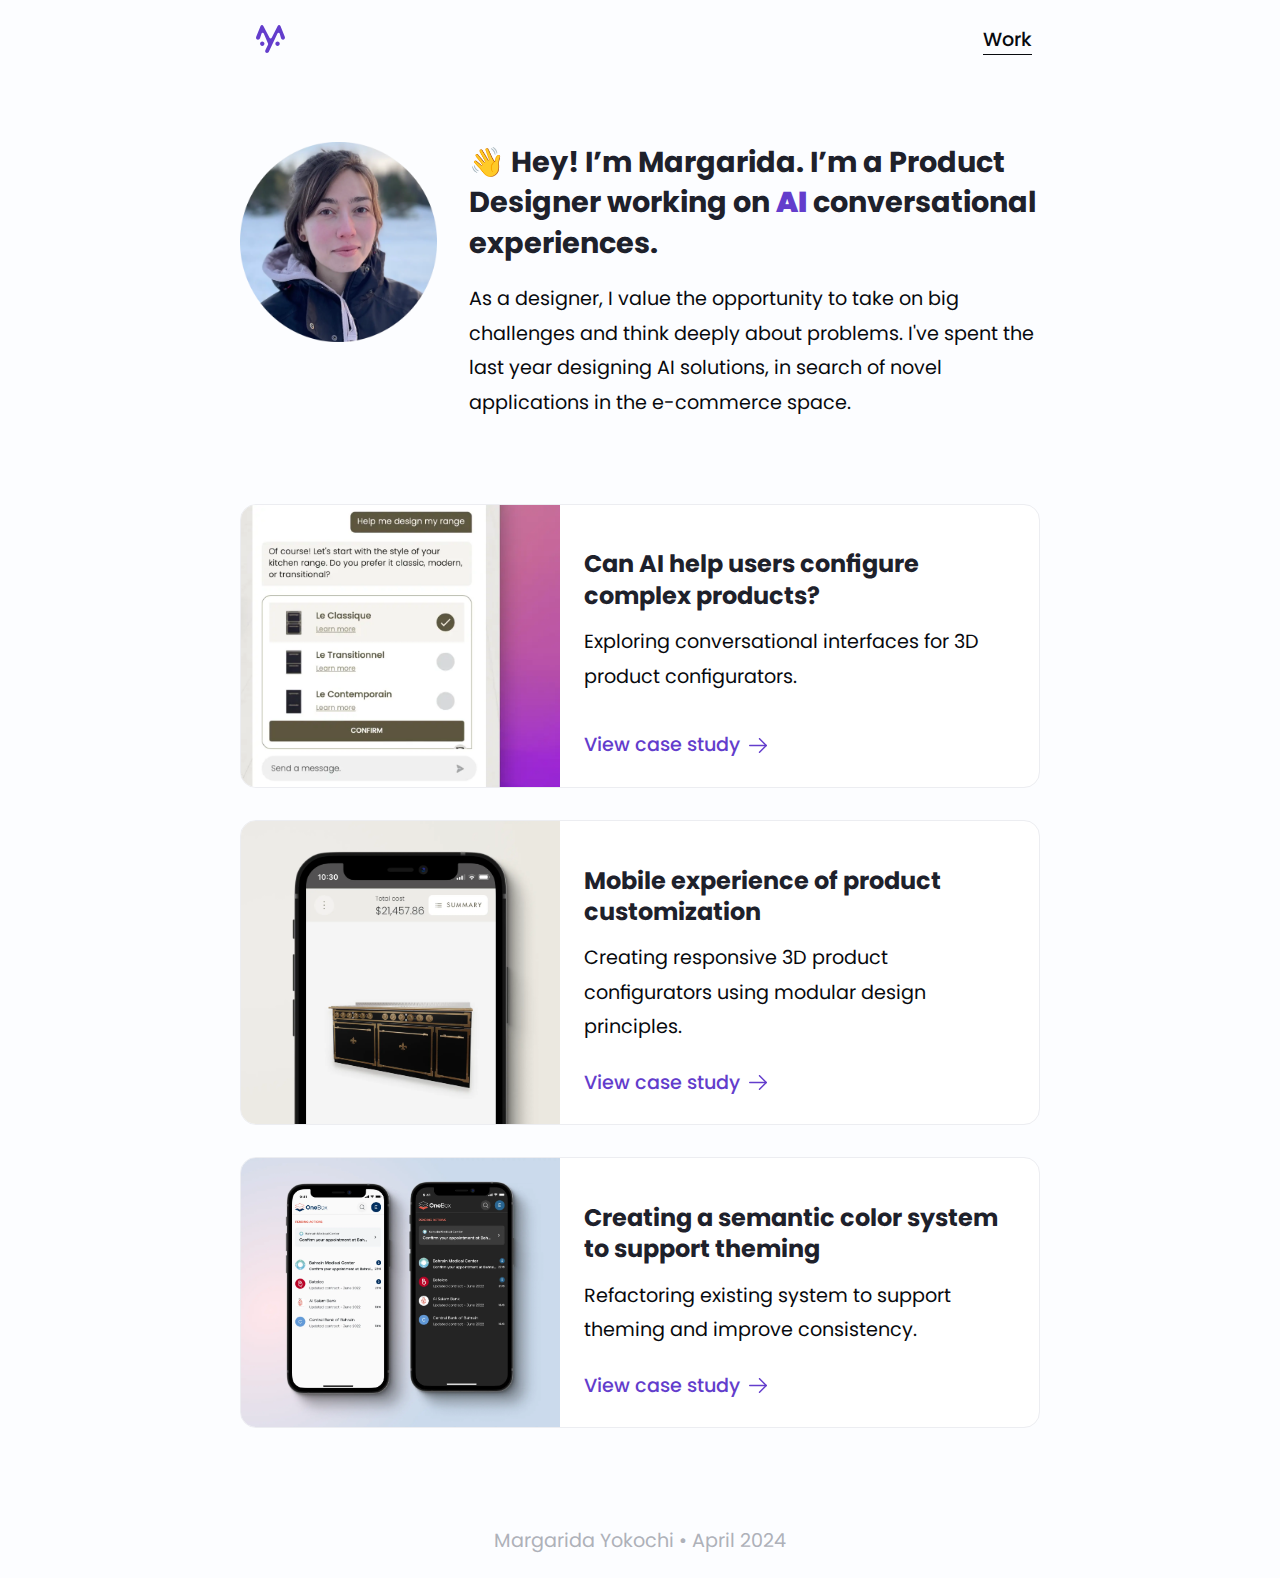
<file: index.html>
<!DOCTYPE html>
<html lang="en">
  <head>
    <meta charset="UTF-8">
    <meta name="viewport" content="width=device-width, initial-scale=1.0">
    <link rel="icon" href="assets/images/logo.png">
    <title>Margarida Yokochi Portfolio</title>
    <meta name="description" content="Portfolio Test">
		<meta name="keywords" content="Design, Portfolio">
		<meta name="author" content="Margarida Yokochi">
    <link rel="stylesheet" href="properties.css">
    <link rel="stylesheet" href="style.css">
  </head>
  <body>
   
    

    <!-- Navbar -->
    <nav class="nav-bar">
      <a href="index.html">
        <svg width="46" height="46" viewBox="0 0 46 46" class="logo" xmlns="http://www.w3.org/2000/svg">
          <path
            d="M15.3613 9.8843C14.7876 8.63025 13.0006 8.73334 12.5702 10.0453L8.10742 20.901C7.66225 22.2581 8.65629 23.6596 10.064 23.6596C10.9541 23.6596 11.7437 23.0793 12.0226 22.2204L13.5371 17.5562C13.8839 16.488 15.3463 16.4221 15.7848 17.4549L20.0304 27.4552C20.2057 27.8682 20.1932 28.3386 19.9961 28.7414L17.3542 34.14C16.7104 35.4555 17.652 37 19.0978 37C19.8506 37 20.5359 36.5591 20.858 35.8677L29.4539 17.4133C29.9267 16.3982 31.3829 16.5132 31.6958 17.5903L33.0299 22.1838C33.2841 23.0589 34.0749 23.6596 34.9728 23.6596C36.3531 23.6596 37.3292 22.2873 36.8962 20.9554L32.4775 10.1113C32.048 8.7899 30.2457 8.69162 29.6795 9.9587L23.7042 21.7273C23.2789 22.679 21.9508 22.685 21.5172 21.7372L15.3613 9.8843Z" />
          <path
            d="M16.4333 27.6896C16.4333 28.9175 15.4537 29.913 14.2453 29.913C13.0369 29.913 12.0573 28.9175 12.0573 27.6896C12.0573 26.4616 13.0369 25.4662 14.2453 25.4662C15.4537 25.4662 16.4333 26.4616 16.4333 27.6896Z" />
          <path
            d="M31.7302 27.6896C31.7302 28.9175 30.7506 29.913 29.5422 29.913C28.3338 29.913 27.3542 28.9175 27.3542 27.6896C27.3542 26.4616 28.3338 25.4662 29.5422 25.4662C30.7506 25.4662 31.7302 26.4616 31.7302 27.6896Z" />
        </svg>
      </a>
      <div>
        <a href="index.html" class="selected">Work</a>
        <!-- <a href="about.html" class="unselected">About</a> -->
      </div>
    </nav>

    <div>
      <!-- <h1>Curious Designer, Exploring How <em>People</em> Use Technology.</h1> -->
      <div class="hero">
        <img src="assets/images/avatar.webp" class="avatar" width="auto" height="auto">
        <div>
          <h6>👋 Hey! I’m Margarida. I’m a Product Designer working on <em style="font-weight: 900;">AI</em> conversational
            experiences.</h6>
          <p>As a designer, I value the opportunity to take on big challenges and think deeply about problems. I've spent the last year designing AI solutions, in search of novel applications in the e-commerce space. </p>
        </div>
      </div>
    </div>

    <!-- Thumbnails -->
    <a class="card" type="button" href="ai.html">
      <img src="assets/ai/ai.webp" class="thumbnail">
      <div class="container">
        <div>
          <h2>Can AI help users configure complex products?</h2>
          <p>Exploring conversational interfaces for 3D product configurators.</p>
        </div>
        <div class="card-button">View case study
          <svg width="24" height="24" viewBox="0 0 24 24" class="icon" xmlns="http://www.w3.org/2000/svg">
            <path fill-rule="evenodd" clip-rule="evenodd"
              d="M3 12.5C3 12.0858 3.33579 11.75 3.75 11.75H20.25C20.6642 11.75 21 12.0858 21 12.5C21 12.9142 20.6642 13.25 20.25 13.25H3.75C3.33579 13.25 3 12.9142 3 12.5Z" />
            <path fill-rule="evenodd" clip-rule="evenodd"
              d="M12.9706 5.21967C13.2635 4.92678 13.7384 4.92678 14.0313 5.21967L20.7813 11.9697C21.0742 12.2626 21.0742 12.7374 20.7813 13.0303L14.0313 19.7803C13.7384 20.0732 13.2635 20.0732 12.9706 19.7803C12.6778 19.4874 12.6778 19.0126 12.9706 18.7197L19.1903 12.5L12.9706 6.28033C12.6778 5.98744 12.6778 5.51256 12.9706 5.21967Z" />
          </svg>
        </div>
      </div>
    </a>

    <a class="card" type="button" href="mobile.html">
      <img src="assets/mobile/mobile.webp" class="thumbnail" width="auto" height="auto">
      <div class="container">
        <div>
          <h2>Mobile experience of product customization</h2>
          <p>Creating responsive 3D product configurators using modular design principles.</p>
        </div>
        <div class="card-button">View case study
          <svg width="24" height="24" viewBox="0 0 24 24" class="icon" xmlns="http://www.w3.org/2000/svg">
            <path fill-rule="evenodd" clip-rule="evenodd"
              d="M3 12.5C3 12.0858 3.33579 11.75 3.75 11.75H20.25C20.6642 11.75 21 12.0858 21 12.5C21 12.9142 20.6642 13.25 20.25 13.25H3.75C3.33579 13.25 3 12.9142 3 12.5Z" />
            <path fill-rule="evenodd" clip-rule="evenodd"
              d="M12.9706 5.21967C13.2635 4.92678 13.7384 4.92678 14.0313 5.21967L20.7813 11.9697C21.0742 12.2626 21.0742 12.7374 20.7813 13.0303L14.0313 19.7803C13.7384 20.0732 13.2635 20.0732 12.9706 19.7803C12.6778 19.4874 12.6778 19.0126 12.9706 18.7197L19.1903 12.5L12.9706 6.28033C12.6778 5.98744 12.6778 5.51256 12.9706 5.21967Z" />
          </svg>
        </div>
      </div>
    </a>

    <a class="card" type="button" href="semantic.html">
      <img src="assets/semantic/semantic.webp" class="thumbnail" width="auto" height="auto">
      <div class="container">
        <div>
          <h2>Creating a semantic color system to support theming</h2>
          <p>Refactoring existing system to support theming and improve consistency.</p>
        </div>
        <div class="card-button">View case study
          <svg width="24" height="24" viewBox="0 0 24 24" class="icon" xmlns="http://www.w3.org/2000/svg">
            <path fill-rule="evenodd" clip-rule="evenodd"
              d="M3 12.5C3 12.0858 3.33579 11.75 3.75 11.75H20.25C20.6642 11.75 21 12.0858 21 12.5C21 12.9142 20.6642 13.25 20.25 13.25H3.75C3.33579 13.25 3 12.9142 3 12.5Z" />
            <path fill-rule="evenodd" clip-rule="evenodd"
              d="M12.9706 5.21967C13.2635 4.92678 13.7384 4.92678 14.0313 5.21967L20.7813 11.9697C21.0742 12.2626 21.0742 12.7374 20.7813 13.0303L14.0313 19.7803C13.7384 20.0732 13.2635 20.0732 12.9706 19.7803C12.6778 19.4874 12.6778 19.0126 12.9706 18.7197L19.1903 12.5L12.9706 6.28033C12.6778 5.98744 12.6778 5.51256 12.9706 5.21967Z" />
          </svg>
        </div>
      </div>
    </a>

   <!-- Footer -->
   <footer>
      <div>
        <p class="footer">Margarida Yokochi &#x2022 April 2024</p>
      </div>
  </footer>
   

  </body>
</html>
</file>
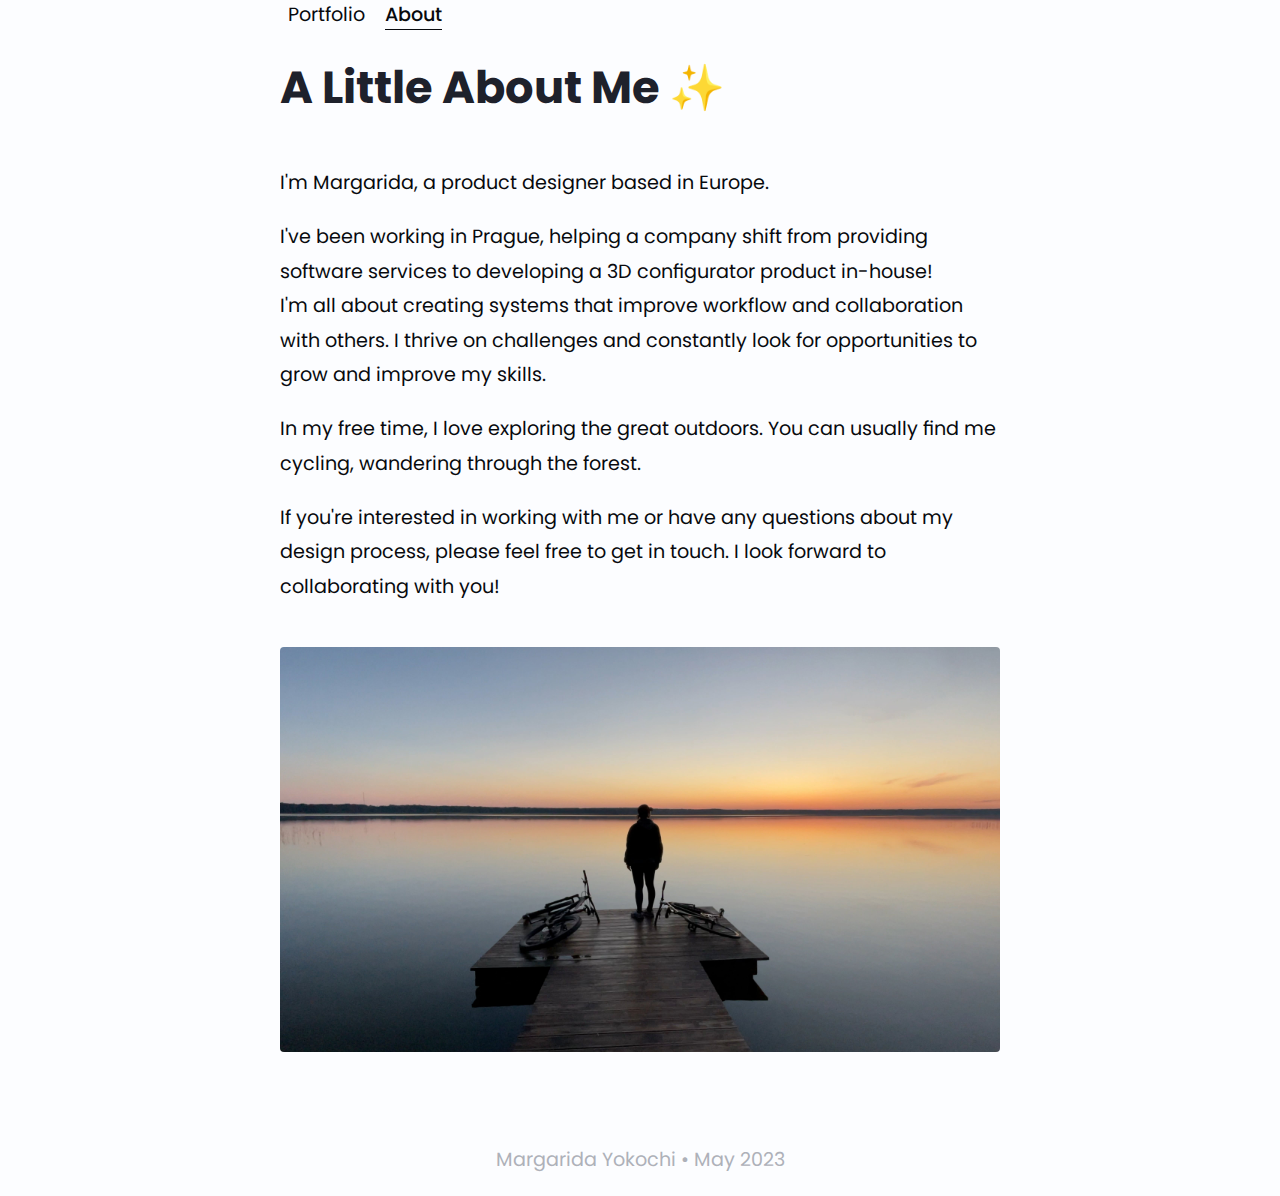
<file: about.html>
<!DOCTYPE html>
<html lang="en">
  <head>
    <meta charset="UTF-8">
    <meta name="viewport" content="width=device-width, initial-scale=1.0">
    <link rel="icon" href="assets/images/✨.ico">
    <title>Margarida Yokochi Portfolio</title>
    <meta name="description" content="Portfolio Test">
		<meta name="keywords" content="Design, Portfolio">
		<meta name="author" content="Margarida Yokochi">
    <link rel="stylesheet" href="properties.css">
    <link rel="stylesheet" href="style.css">
  </head>
  <body>
    

  <div class="content">

    <!-- Navbar -->
		<nav class="nav-bar">
      <div>
      <a href="index.html" class="unselected">Portfolio</a>
      <a href="about.html" class="selected">About</a>
      </div>
   </nav>

    <h1>A Little About Me ✨</h1>
    <div class="about">
        <div>
          <p>I'm Margarida, a product designer based in Europe.</p>
          <p> I've been working in Prague, helping a company shift from providing software services to developing a 3D configurator product in-house!<br>I'm all about creating systems that improve workflow and collaboration with others. I thrive on challenges and constantly look for opportunities to grow and improve my skills.</p>
          <p>In my free time, I love exploring the great outdoors. You can usually find me cycling, wandering through the forest.</p>
          <p>If you're interested in working with me or have any questions about my design process, please feel free to get in touch. I look forward to collaborating with you!</p>
        </div>
    </div>
    <img src="assets/images/lake.jpg" class="about-image" width="auto" height="auto">
  </div>

  <!-- Footer -->
  <footer>
    <div>
      <p class="footer">Margarida Yokochi &#x2022 May 2023</p>
    </div>
</footer>

  </body>
</html>
</file>
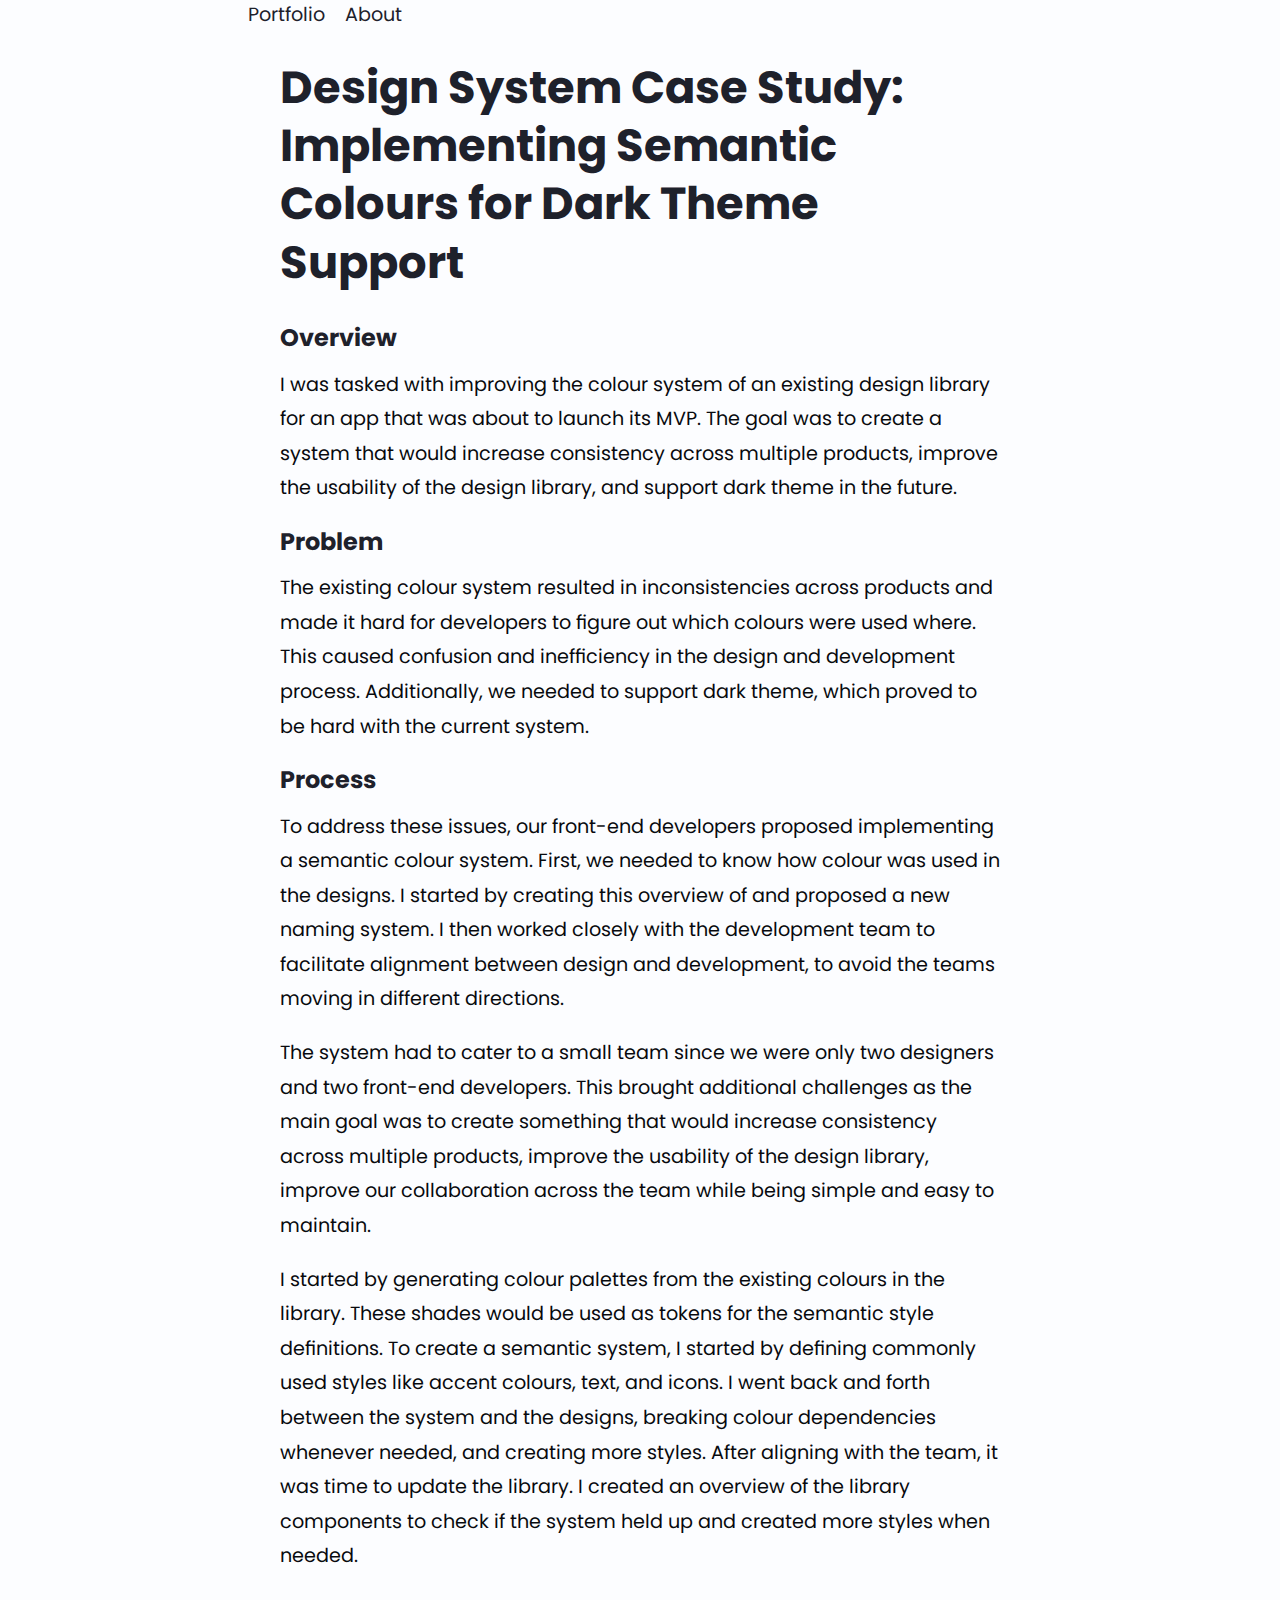
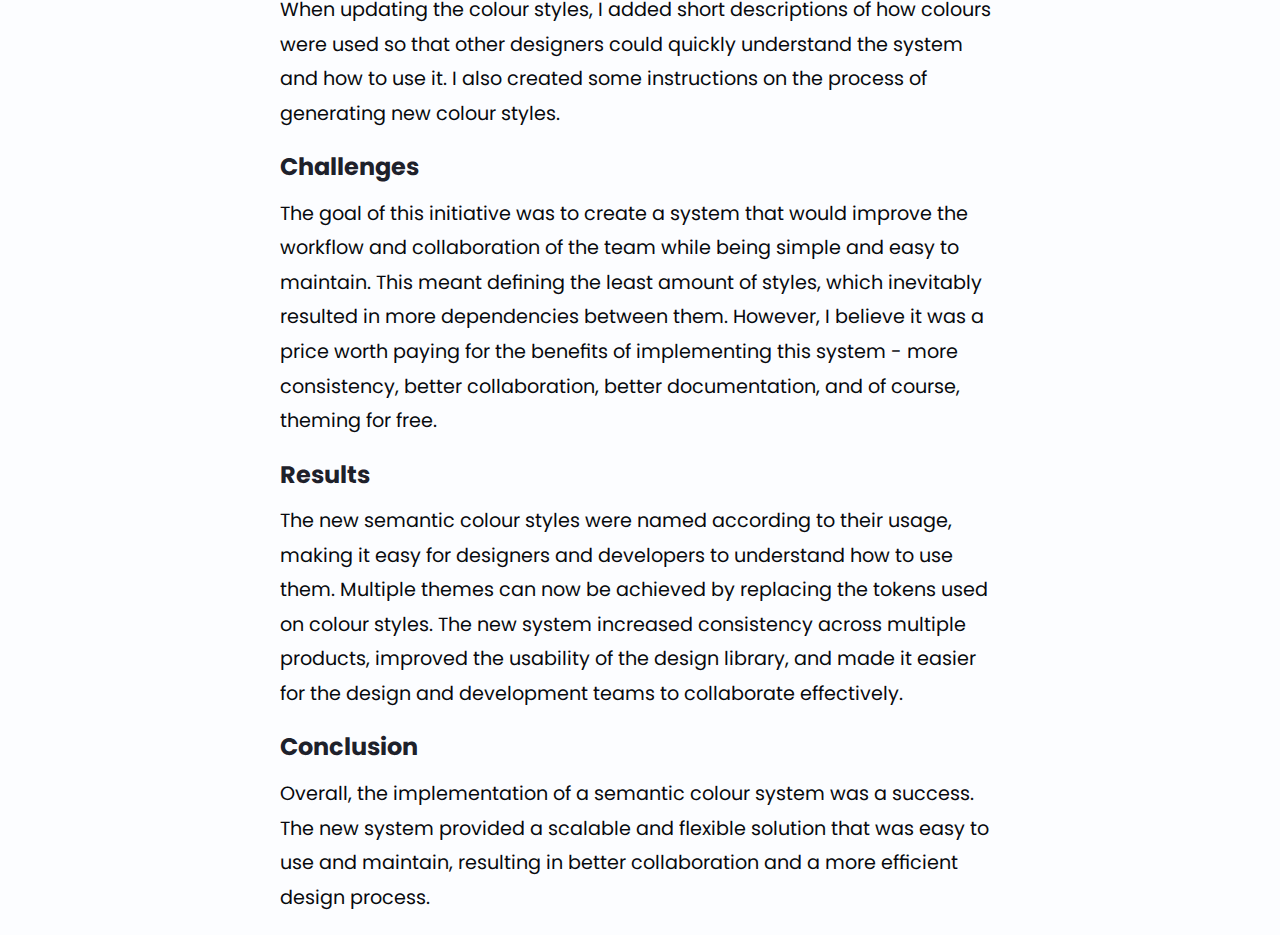
<file: article.html>
<!DOCTYPE html>
<html lang="en">
  <head>
    <meta charset="UTF-8">
    <meta name="viewport" content="width=device-width, initial-scale=1.0">
    <link rel="icon" href="Media/✨.ico">
    <title>Margarida Yokochi Portfolio</title>
    <meta name="description" content="Portfolio Test">
		<meta name="keywords" content="Design, Portfolio">
		<meta name="author" content="Margarida Yokochi">
    <link rel="stylesheet" href="properties.css">
    <link rel="stylesheet" href="style.css">
  </head>
  <body>
    <!-- Navbar -->
		<nav class="nav-bar">
      <div>
      <a href="index.html">Portfolio</a>
      <a href="about.html">About</a>
      </div>
   </nav>

    <div class="content">
        <h1>Design System Case Study: Implementing Semantic Colours for Dark Theme Support</h1>
        <h2>Overview</h2>
        <p>I was tasked with improving the colour system of an existing design library for an app that was about to launch its MVP. The goal was to create a system that would increase consistency across multiple products, improve the usability of the design library, and support dark theme in the future.</p>
        <h2>Problem</h2>
        <p>The existing colour system resulted in inconsistencies across products and made it hard for developers to figure out which colours were used where. This caused confusion and inefficiency in the design and development process. Additionally, we needed to support dark theme, which proved to be hard with the current system.</p>
        <h2>Process</h2>
        <p>To address these issues, our front-end developers proposed implementing a semantic colour system. First, we needed to know how colour was used in the designs. I started by creating this overview of and proposed a new naming system. I then worked closely with the development team to facilitate alignment between design and development, to avoid the teams moving in different directions.</p>
        <p>The system had to cater to a small team since we were only two designers and two front-end developers. This brought additional challenges as the main goal was to create something that would increase consistency across multiple products, improve the usability of the design library, improve our collaboration across the team while being simple and easy to maintain.</p>
        <p>I started by generating colour palettes from the existing colours in the library. These shades would be used as tokens for the semantic style definitions. To create a semantic system, I started by defining commonly used styles like accent colours, text, and icons. I went back and forth between the system and the designs, breaking colour dependencies whenever needed, and creating more styles. After aligning with the team, it was time to update the library. I created an overview of the library components to check if the system held up and created more styles when needed.</p>
        <p>When updating the colour styles, I added short descriptions of how colours were used so that other designers could quickly understand the system and how to use it. I also created some instructions on the process of generating new colour styles.</p>
        <h2>Challenges</h2>
        <p>The goal of this initiative was to create a system that would improve the workflow and collaboration of the team while being simple and easy to maintain. This meant defining the least amount of styles, which inevitably resulted in more dependencies between them. However, I believe it was a price worth paying for the benefits of implementing this system - more consistency, better collaboration, better documentation, and of course, theming for free.</p>
        <h2>Results</h2>
        <p>The new semantic colour styles were named according to their usage, making it easy for designers and developers to understand how to use them. Multiple themes can now be achieved by replacing the tokens used on colour styles. The new system increased consistency across multiple products, improved the usability of the design library, and made it easier for the design and development teams to collaborate effectively.</p>
        <h2>Conclusion</h2>
        <p>Overall, the implementation of a semantic colour system was a success. The new system provided a scalable and flexible solution that was easy to use and maintain, resulting in better collaboration and a more efficient design process.</p>
    </div>
  </body>
</html>
</file>
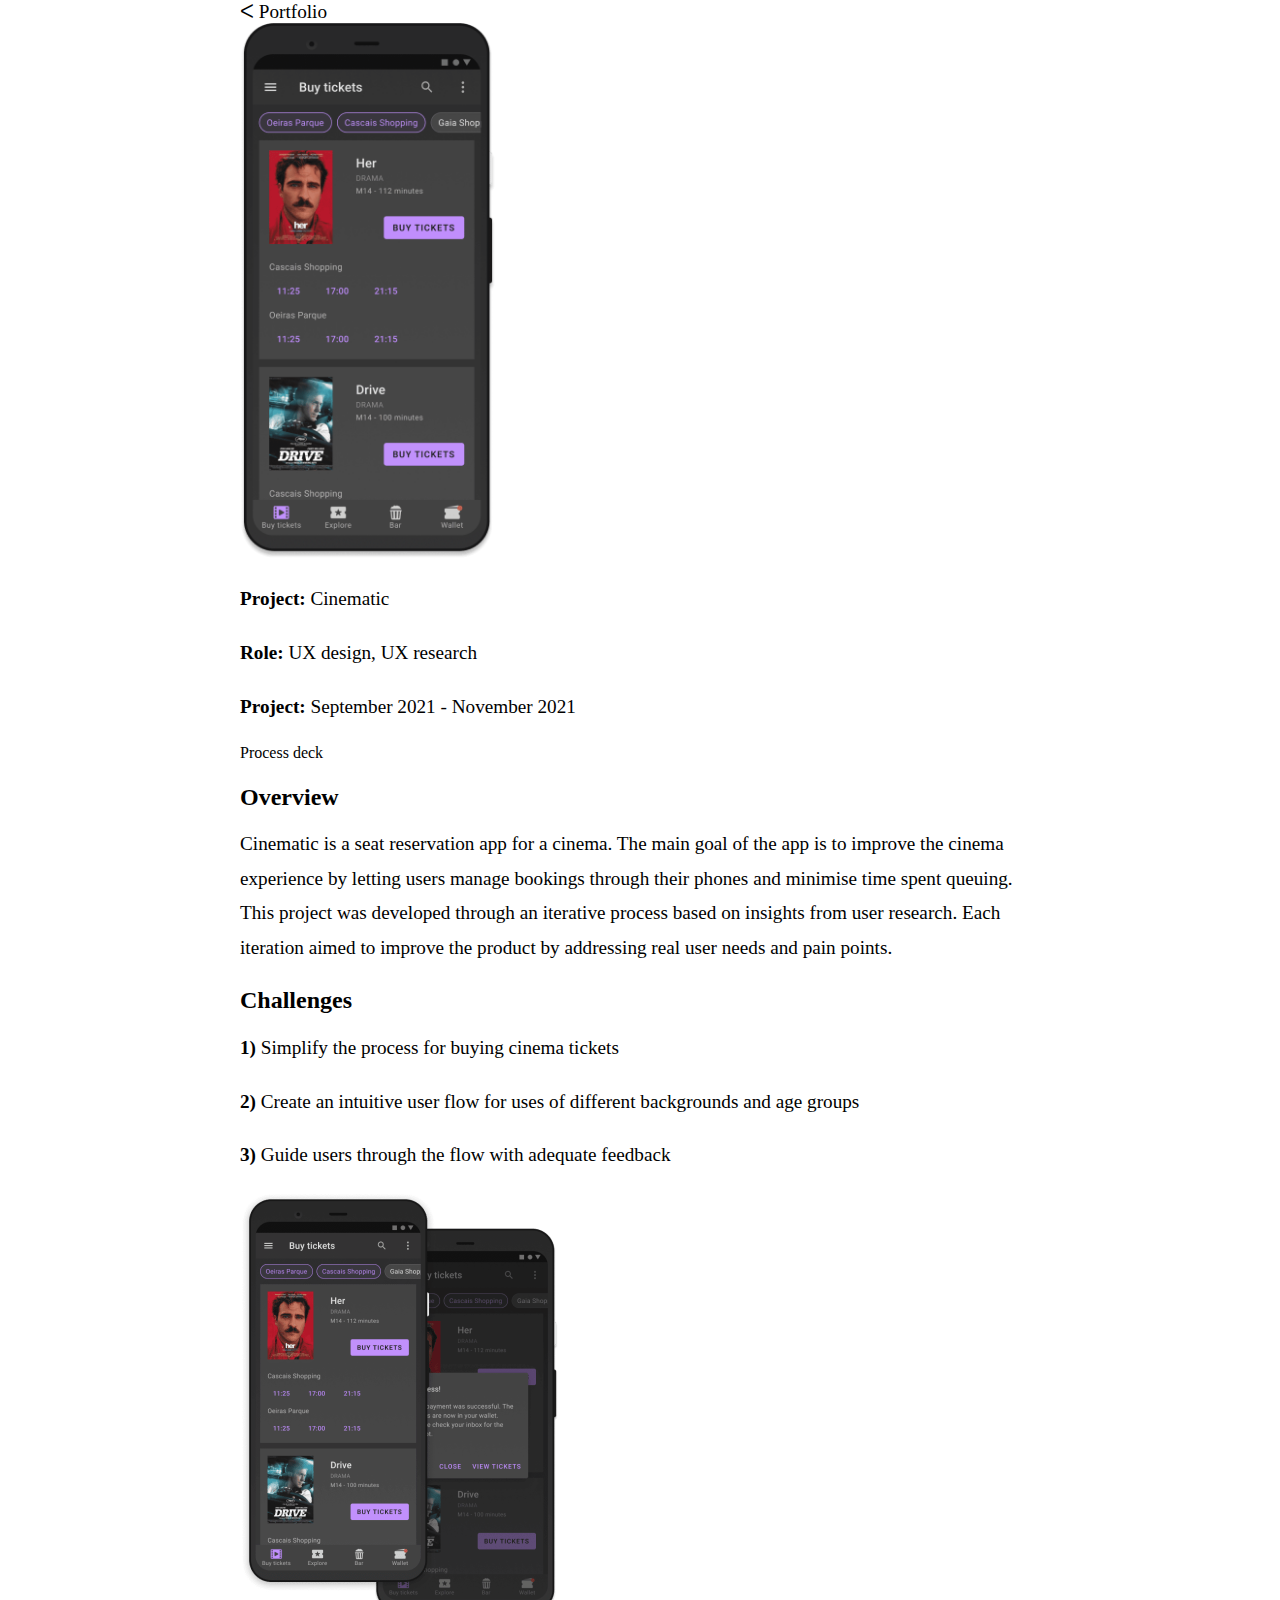
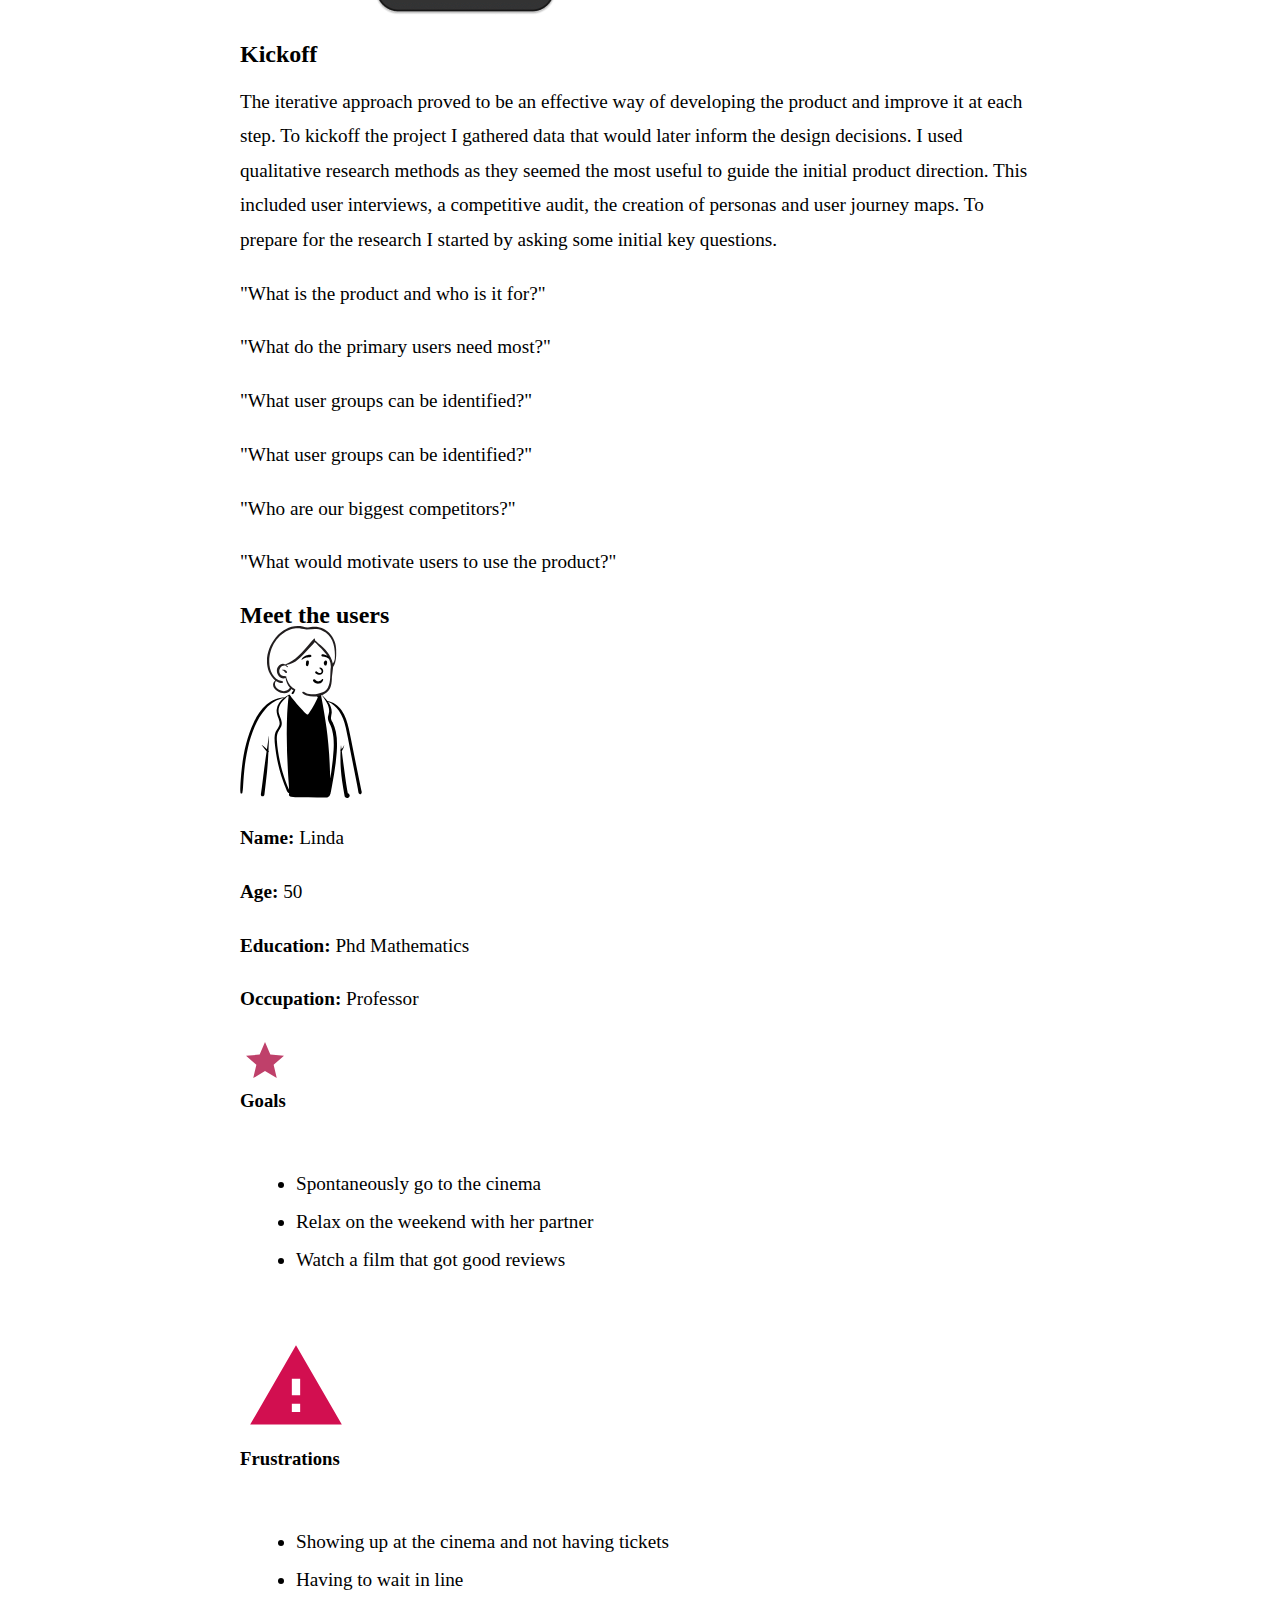
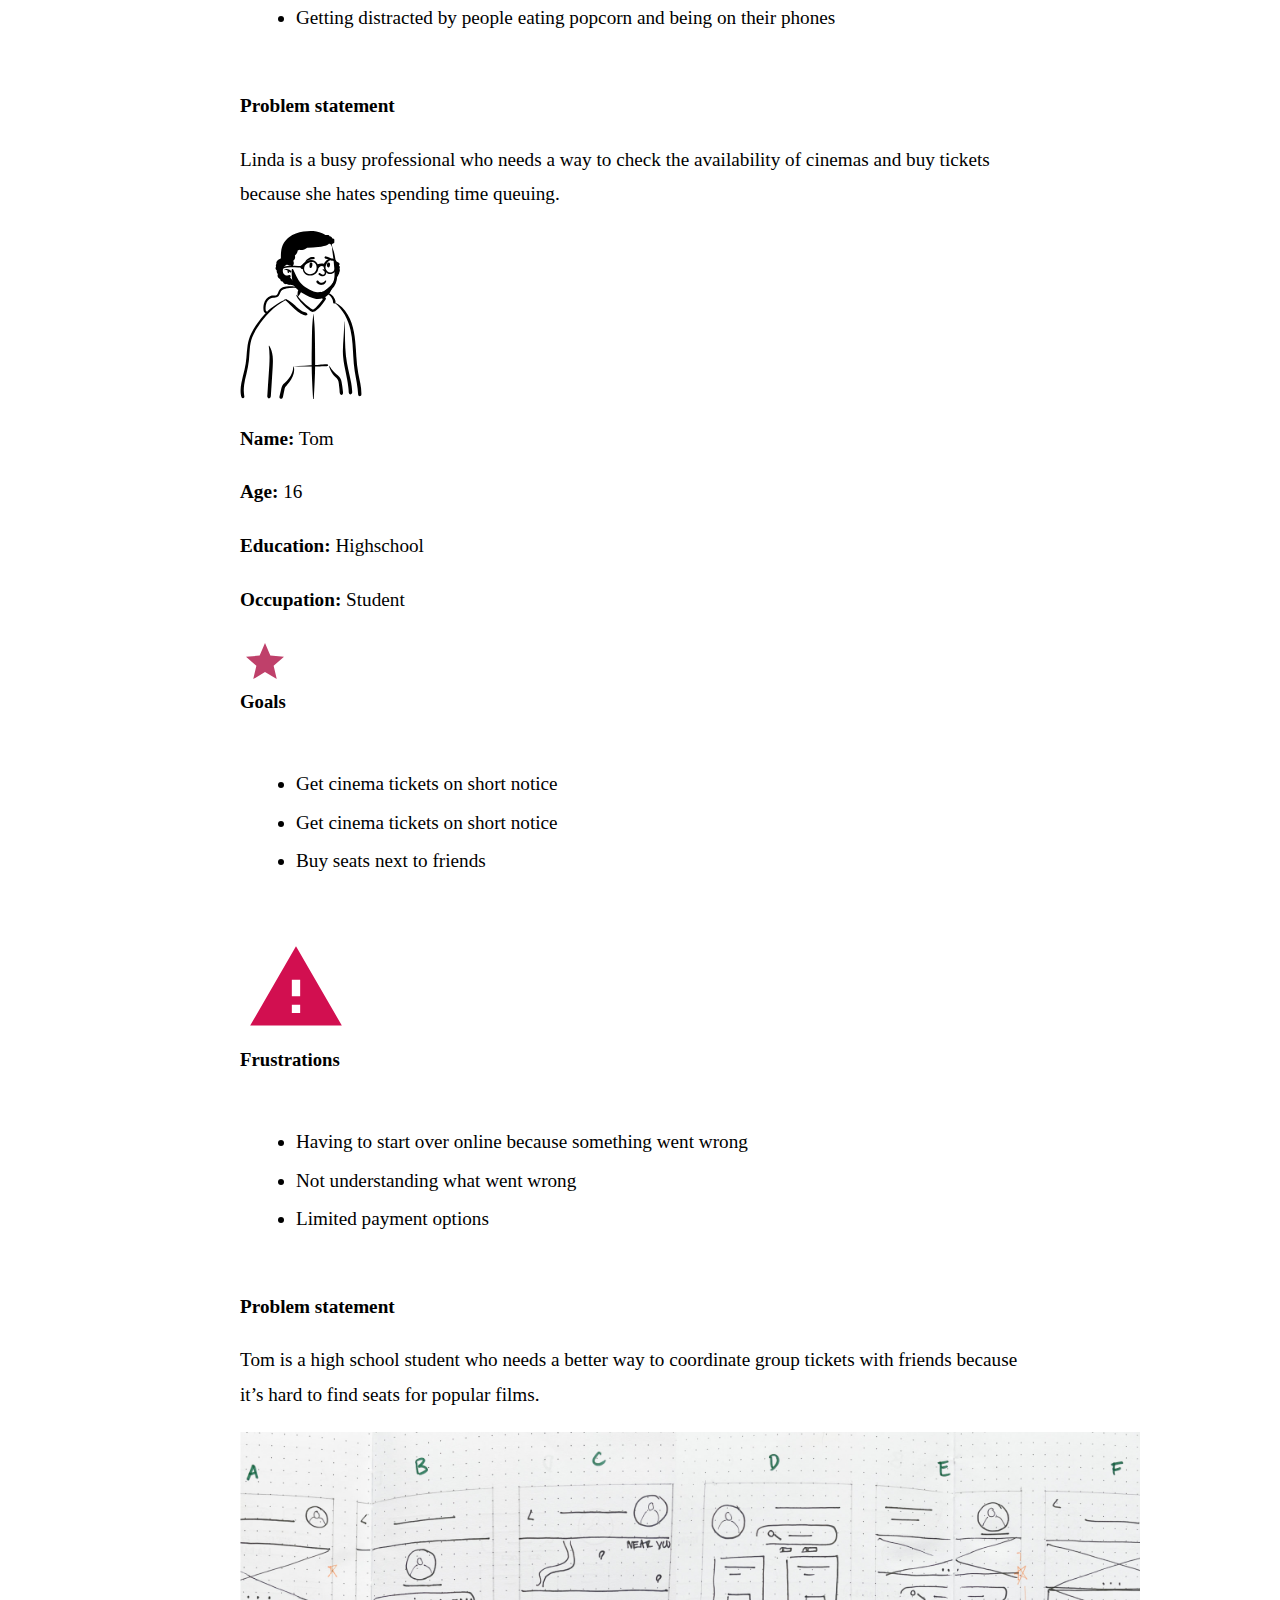
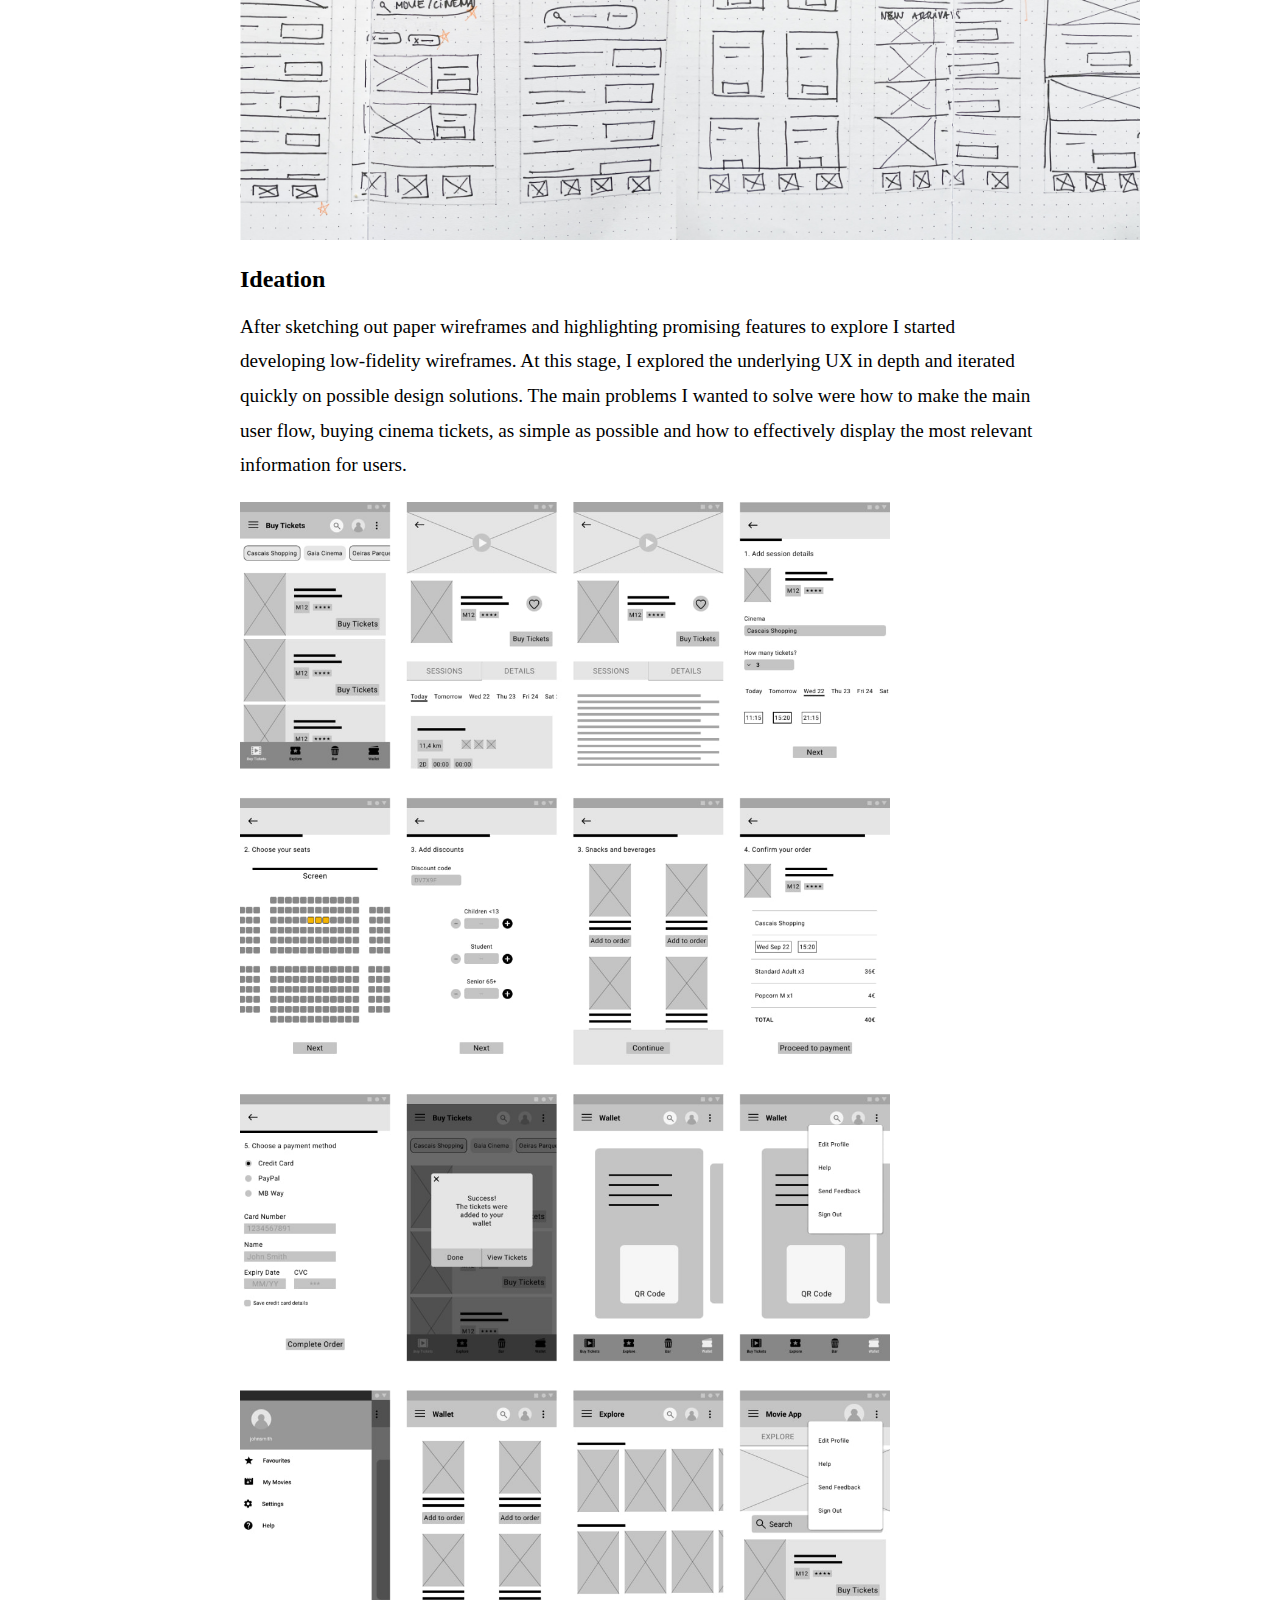
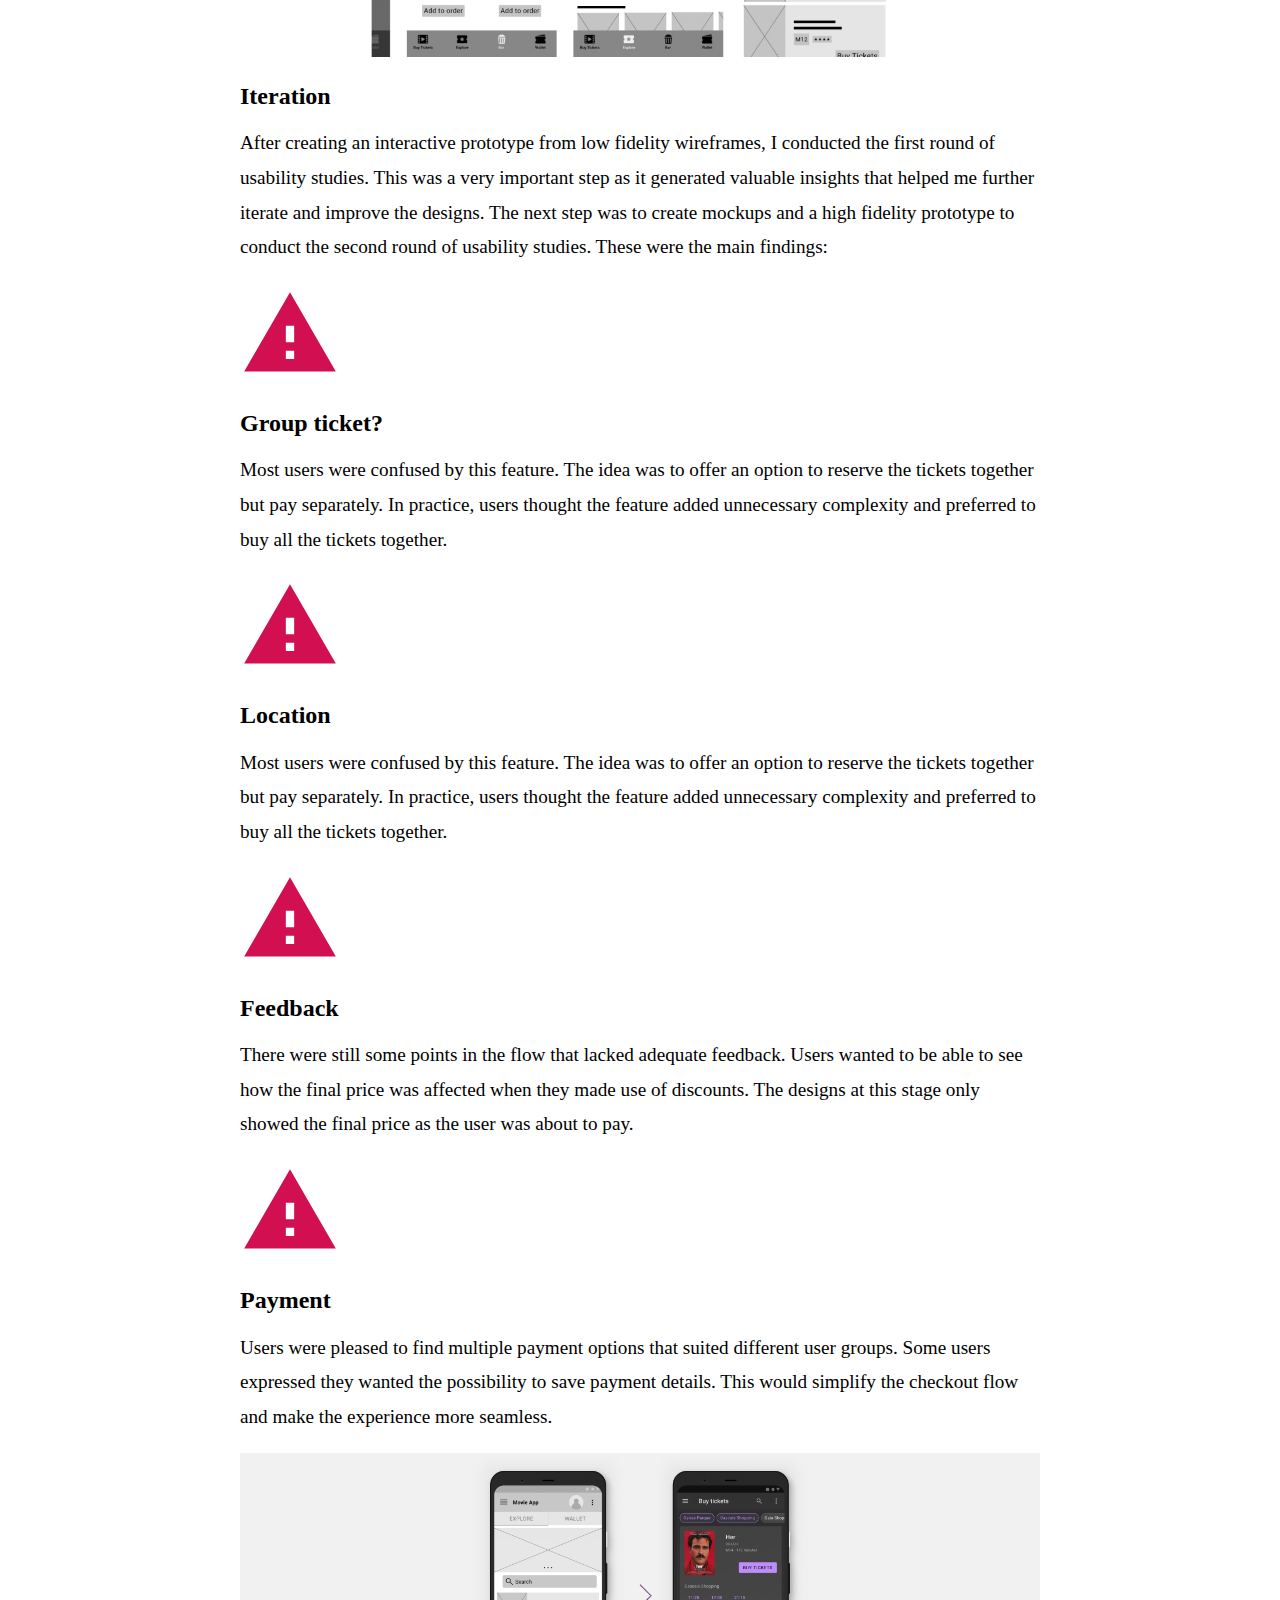
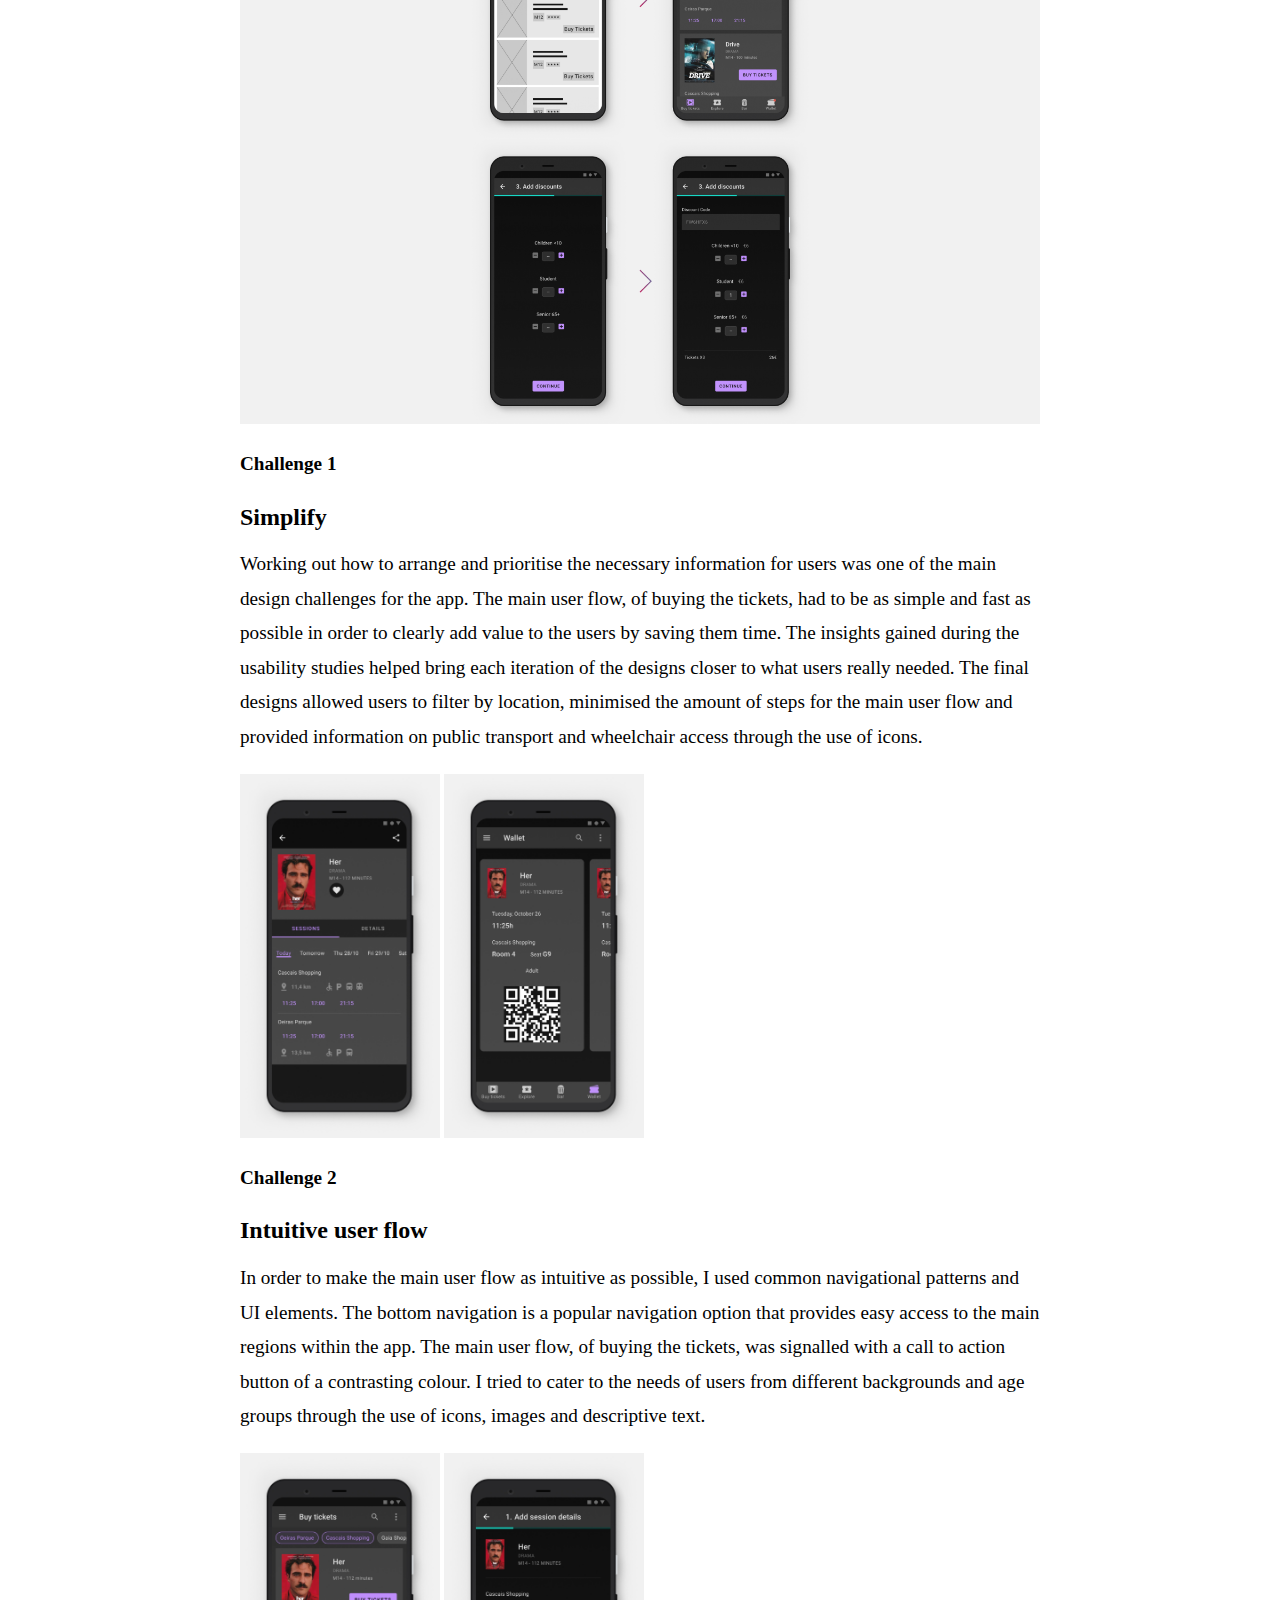
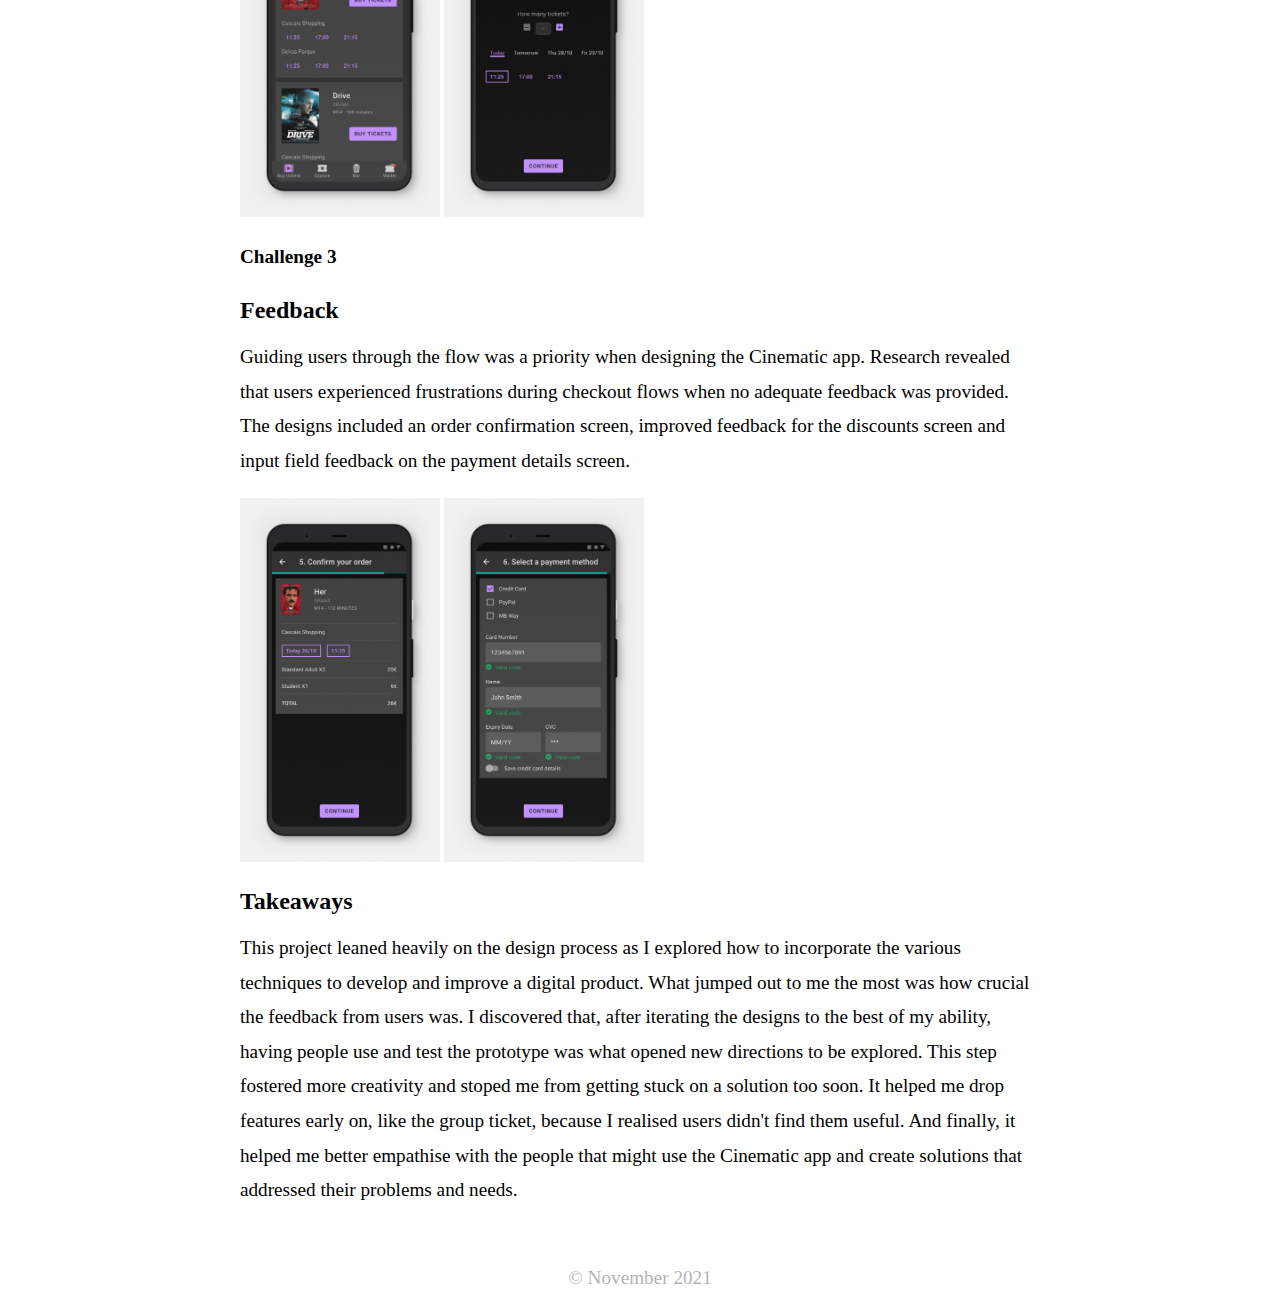
<file: cinematic.html>
<!DOCTYPE html>
<html lang="en">
	<head>
		<title>Margarida Yokochi Portfolio</title>
		<link rel="stylesheet" href="style.css">
		<link rel="icon" href="Media/✨.ico">
		<meta charset="UTF-8">
		<meta name="description" content="Portfolio Test">
		<meta name="keywords" content="Design, Portfolio">
		<meta name="author" content="Margarida Yokochi">
		<meta name="viewport" content="width=device-width, initial-scale=1.0">
	</head>

	<body>
        <!-- Navbar -->
		<nav class="nav-bar">
            <a class="social" href="index.html">&#5176; Portfolio</a>
            <!-- <a href="about.html">About</a> -->
        </nav>

        <div class="background-purple">
            <div class="grid-container margin">
                <div class="two-items-flex">
                    <img src="Media/Cinematic/01.Cinematic_WalletNotification@2x.png" class="responsive" width=256px height="auto">
                    <div class="item-a">
                        <p><b>Project: </b>Cinematic</p>
                        <p><b>Role: </b>UX design, UX research</p>
                        <p><b>Project: </b>September 2021 - November 2021</p>
                        <a type="button" class="button button2" href="Media/Cinematic/Cinematic_ProcessDeck.pdf" target="_blank">Process deck</a>
                    </div>
                </div>
            </div>
        </div>

        <!-- Case Study -->
        <div class="align-centre">
            <div class="text-container">
                <h2>Overview</h2>
				<p>Cinematic is a seat reservation app for a cinema. The main goal of the app is to improve the cinema experience by letting users manage bookings through their phones and minimise time spent queuing. This project was developed through an iterative process based on insights from user research. Each iteration aimed to improve the product by addressing real user needs and pain points.</p>
            </div>

            <div class="text-container">
                <h2>Challenges</h2>
                <p><b class="highlight">1)</b> Simplify the process for buying cinema tickets</p>
                <p><b class="highlight">2)</b> Create an intuitive user flow for uses of different backgrounds and age groups</p>
                <p><b class="highlight">3)</b> Guide users through the flow with adequate feedback</p>
            </div>

			<img src="Media/Cinematic/02.Cinematic_ProjectDetails@2x.png" class="responsive" width="318px" height="auto">
			
			<div class="background-purple align-centre">
				<div class="text-container">
					<h2>Kickoff</h2>
					<p>The iterative approach proved to be an effective way of developing the product and improve it at each step. To kickoff the project I gathered data that would later inform the design decisions. I used qualitative research methods as they seemed the most useful to guide the initial product direction. This included user interviews, a competitive audit, the creation of personas and user journey maps. To prepare for the research I started by asking some initial key questions.</p>
                        <div class="two-column-grid">
                            <div class="blockquote">
                                <p>"What is the product and who is it for?"</p>
                                <p>"What do the primary users need most?"</p>
                                <p>"What user groups can be identified?"</p>
                            </div>
                            <div class="blockquote">
                                <p>"What user groups can be identified?"</p>
                                <p>"Who are our biggest competitors?"</p>
                                <p>"What would motivate users to use the product?"</p>
                            </div>
                        </div>
				</div>
			</div>

            <div class="text-container">
                <h2>Meet the users</h2>
                <div class="two-column-grid justify-centre">
                    <img src="Media/Cinematic/Persona1.svg" class="responsive" width="122px" height="auto">
                    <div>
                        <p><b>Name:</b> Linda</p>
                        <p><b>Age:</b> 50</p>
                        <p><b>Education:</b> Phd Mathematics</p>
                        <p><b>Occupation:</b> Professor</p>
                    </div>
                </div>
                <div class=two-column-grid>
                    <div>
                        <div class="icon-title">
                            <img src="Media/Cinematic/Icons/Star.svg" class="icon">
                            <h3>Goals</h3>
                        </div>
                        <ul style="line-height: 2em;">
                            <li>Spontaneously go to the cinema</li>
                            <li>Relax on the weekend with her partner</li>
                            <li>Watch a film that got good reviews</li>
                        </ul>
                    </div>
                    <div>
                        <div class="icon-title">
                            <img src="Media/Cinematic/Icons/Problem.svg" class="icon">
                            <h3>Frustrations</h3>
                        </div>
                        <ul style="line-height: 2em;">
                            <li>Showing up at the cinema and not having tickets</li>
                            <li>Having to wait in line</li>
                            <li>Getting distracted by people eating popcorn and being on their phones</li>
                        </ul>
                    </div>
                </div>
                <div class="text-container">
                    <p class="text-high"><b>Problem statement</b></p>
                    <p>Linda is a busy professional who needs a way to check the availability of cinemas and buy tickets because she hates spending time queuing.</p>
                </div>
                
            </div>

            <div class="line"></div>

            <div class="text-container">
                <div class="two-column-grid justify-centre">
                    <img src="Media/Cinematic/Persona2.svg" class="responsive" width="122px" height="auto">
                    <div>
                        <p><b>Name:</b> Tom</p>
                        <p><b>Age:</b> 16</p>
                        <p><b>Education:</b> Highschool</p>
                        <p><b>Occupation:</b> Student</p>
                    </div>
                </div>
                <div class="two-column-grid">
                    <div>
                        <div class="icon-title">
                            <img src="Media/Cinematic/Icons/Star.svg" class="icon">
                            <h3>Goals</h3>
                        </div>
                        <ul style="line-height: 2em;">
                            <li>Get cinema tickets on short notice</li>
                            <li>Get cinema tickets on short notice</li>
                            <li>Buy seats next to friends</li>
                        </ul>
                    </div>
                    
                    <div>
                        <div class="icon-title">
                            <img src="Media/Cinematic/Icons/Problem.svg" class="icon">
                            <h3>Frustrations</h3>
                        </div>
                        <ul style="line-height: 2em;">
                            <li>Having to start over online because something went wrong</li>
                            <li>Not understanding what went wrong</li>
                            <li>Limited payment options</li>
                        </ul>
                    </div>
                    
                </div>
                <div class="text-container">
                    <p class="text-high"><b>Problem statement</b></p>
                <p>Tom is a high school student who needs a better way to coordinate group tickets with friends because it’s hard to find seats for popular films.</p>
                </div>
                
            </div>

            <div class="image-container">
                <img src="Media/Cinematic/03.Cinematic_PaperWireframes@2x.jpg" class="responsive-no-padding" width="900px" height="auto">
            </div>

            <div class="text-container">
                <h2>Ideation</h2>
				<p>After sketching out paper wireframes and highlighting promising features to explore I started developing low-fidelity wireframes. At this stage, I explored the underlying UX in depth and iterated quickly on possible design solutions. The main problems I wanted to solve were how to make the main user flow, buying cinema tickets, as simple as possible and how to effectively display the most relevant information for users.</p>
                <img src="Media/Cinematic/04.Cinematic_Wireframes@2x.jpg" class="responsive" width="650px" height="auto">
            </div>

            <div class="background-purple align-centre">
				<div class="text-container">
					<h2>Iteration</h2>
					<p>After creating an interactive prototype from low fidelity wireframes, I conducted the first round of usability studies. This was a very important step as it generated valuable insights that helped me further iterate and improve the designs. The next step was to create mockups and a high fidelity prototype to conduct the second round of usability studies. These were the main findings:</p>
                    <div class="align-centre">
                        <img src="Media/Cinematic/Icons/Problem.svg">
                        <h2>Group ticket?</h2>
                        <p>Most users were confused by this feature. The idea was to offer an option to reserve the tickets together but pay separately. In practice, users thought the feature added unnecessary complexity and preferred to buy all the tickets together.</p>

                        <img src="Media/Cinematic/Icons/Problem.svg">
                        <h2>Location</h2>
                        <p>Most users were confused by this feature. The idea was to offer an option to reserve the tickets together but pay separately. In practice, users thought the feature added unnecessary complexity and preferred to buy all the tickets together.</p>

                        <img src="Media/Cinematic/Icons/Problem.svg">
                        <h2>Feedback</h2>
                        <p>There were still some points in the flow that lacked adequate feedback. Users wanted to be able to see how the final price was affected when they made use of discounts. The designs at this stage only showed the final price as the user was about to pay.</p>

                        <img src="Media/Cinematic/Icons/Problem.svg">
                        <h2>Payment</h2>
                        <p>Users were pleased to find multiple payment options that suited different user groups. Some users expressed they wanted the possibility to save payment details. This would simplify the checkout flow and make the experience more seamless.</p>
                    </div>
				</div>
			</div>

            <img src="Media/Cinematic/05.Results-progressive.jpeg" width="100%" height="auto">

            <div class="text-container">
                <p class="highlight"><b>Challenge 1</b></p>
                <h2>Simplify</h2>
				<p>Working out how to arrange and prioritise the necessary information for users was one of the main design challenges for the app. The main user flow, of buying the tickets, had to be as simple and fast as possible in order to clearly add value to the users by saving them time. The insights gained during the usability studies helped bring each iteration of the designs closer to what users really needed. The final designs allowed users to filter by location, minimised the amount of steps for the main user flow and provided information on public transport and wheelchair access through the use of icons.</p>
            </div>

            <div class="background-grey">
                <div class="two-images-container">
                    <div class="two-column-grid justify-centre">
                        <img src="Media/Cinematic/Results/01Sessions-progressive.jpeg" class="responsive" width="200px" height="auto">
                        <img src="Media/Cinematic/Results/02Wallet-progressive.jpeg" class="responsive" width="200px" height="auto">
                    </div>
                </div>
            </div>

            <div class="text-container">
                <p class="highlight"><b>Challenge 2</b></p>
                <h2>Intuitive user flow</h2>
				<p>In order to make the main user flow as intuitive as possible, I used common navigational patterns and UI elements. The bottom navigation is a popular navigation option that provides easy access to the main regions within the app. The main user flow, of buying the tickets, was signalled with a call to action button of a contrasting colour. I tried to cater to the needs of users from different backgrounds and age groups through the use of icons, images and descriptive text. </p>
            </div>

            <div class="background-grey">
                <div class="two-images-container">
                    <div class="two-column-grid justify-centre">
                        <img src="Media/Cinematic/Results/03Home-progressive.jpeg" class="responsive" width="200px" height="auto">
                        <img src="Media/Cinematic/Results/04Details-progressive.jpeg" class="responsive" width="200px" height="auto">
                    </div>
                </div>
            </div>

            <div class="text-container">
                <p class="highlight"><b>Challenge 3</b></p>
                <h2>Feedback</h2>
				<p>Guiding users through the flow was a priority when designing the Cinematic app. Research revealed that users experienced frustrations during checkout flows when no adequate feedback was provided. The designs included an order confirmation screen, improved feedback for the discounts screen and input field feedback on the payment details screen. </p>
            </div>

            <div class="background-grey">
                <div class="two-images-container">
                    <div class="two-column-grid justify-centre">
                        <img src="Media/Cinematic/Results/05Confirmation-progressive.jpeg" class="responsive" width="200px" height="auto">
                        <img src="Media/Cinematic/Results/06Payment-progressive.jpeg" class="responsive" width="200px" height="auto">
                    </div>
                </div>
            </div>


            <div class="text-container">
                <h2>Takeaways</h2>
				<p>This project leaned heavily on the design process as I explored how to incorporate the various techniques to develop and improve a digital product. What jumped out to me the most was how crucial the feedback from users was. I discovered that, after iterating the designs to the best of my ability, having people use and test the prototype was what opened new directions to be explored. This step fostered more creativity and stoped me from getting stuck on a solution too soon. It helped me drop features early on, like the group ticket, because I realised users didn't find them useful. And finally, it helped me better empathise with the people that might use the Cinematic app and create solutions that addressed their problems and needs.</p>
            </div>
		</div>	
		

        <!-- Footer -->
        <footer>
            <div>
                <p style="text-align: center; fill: #3E3D43; opacity: 30%;"><br>&#169; November 2021</p>
            </div>
        </footer>
    </body>

</html>
</file>
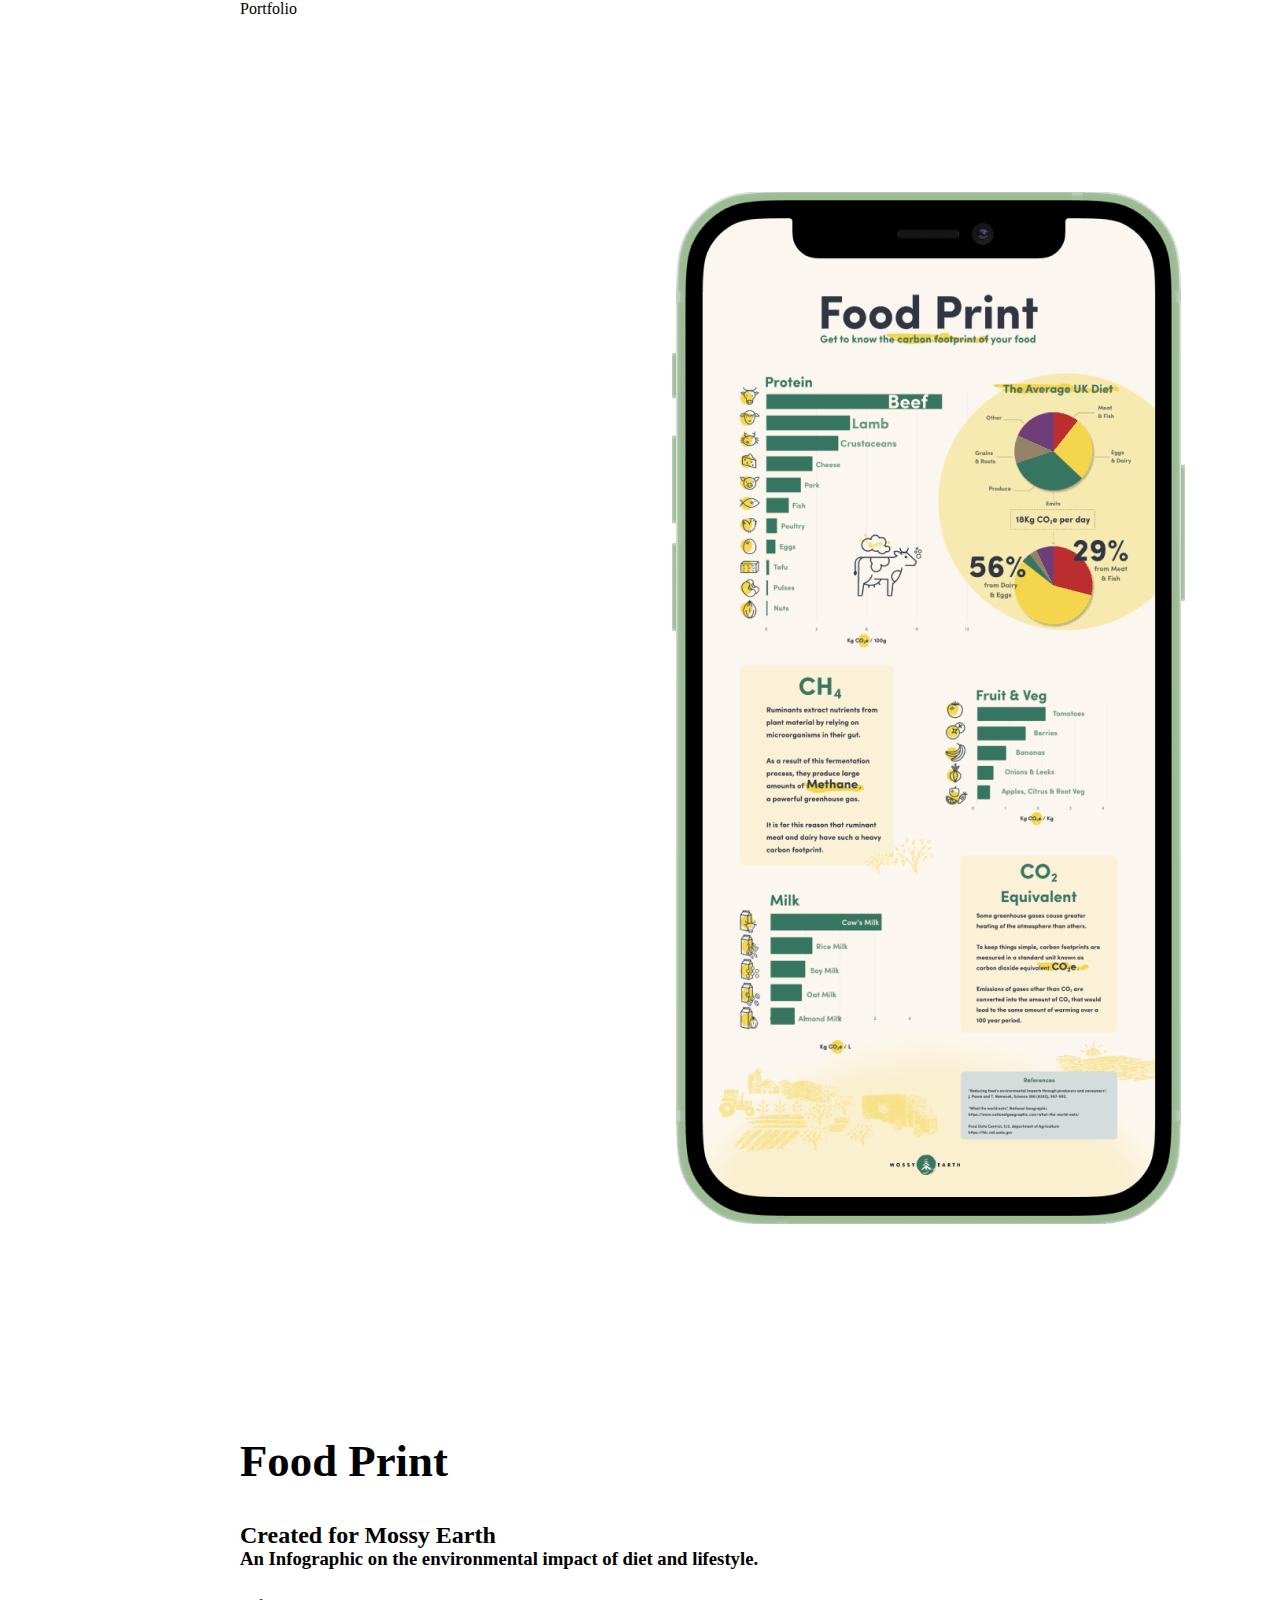
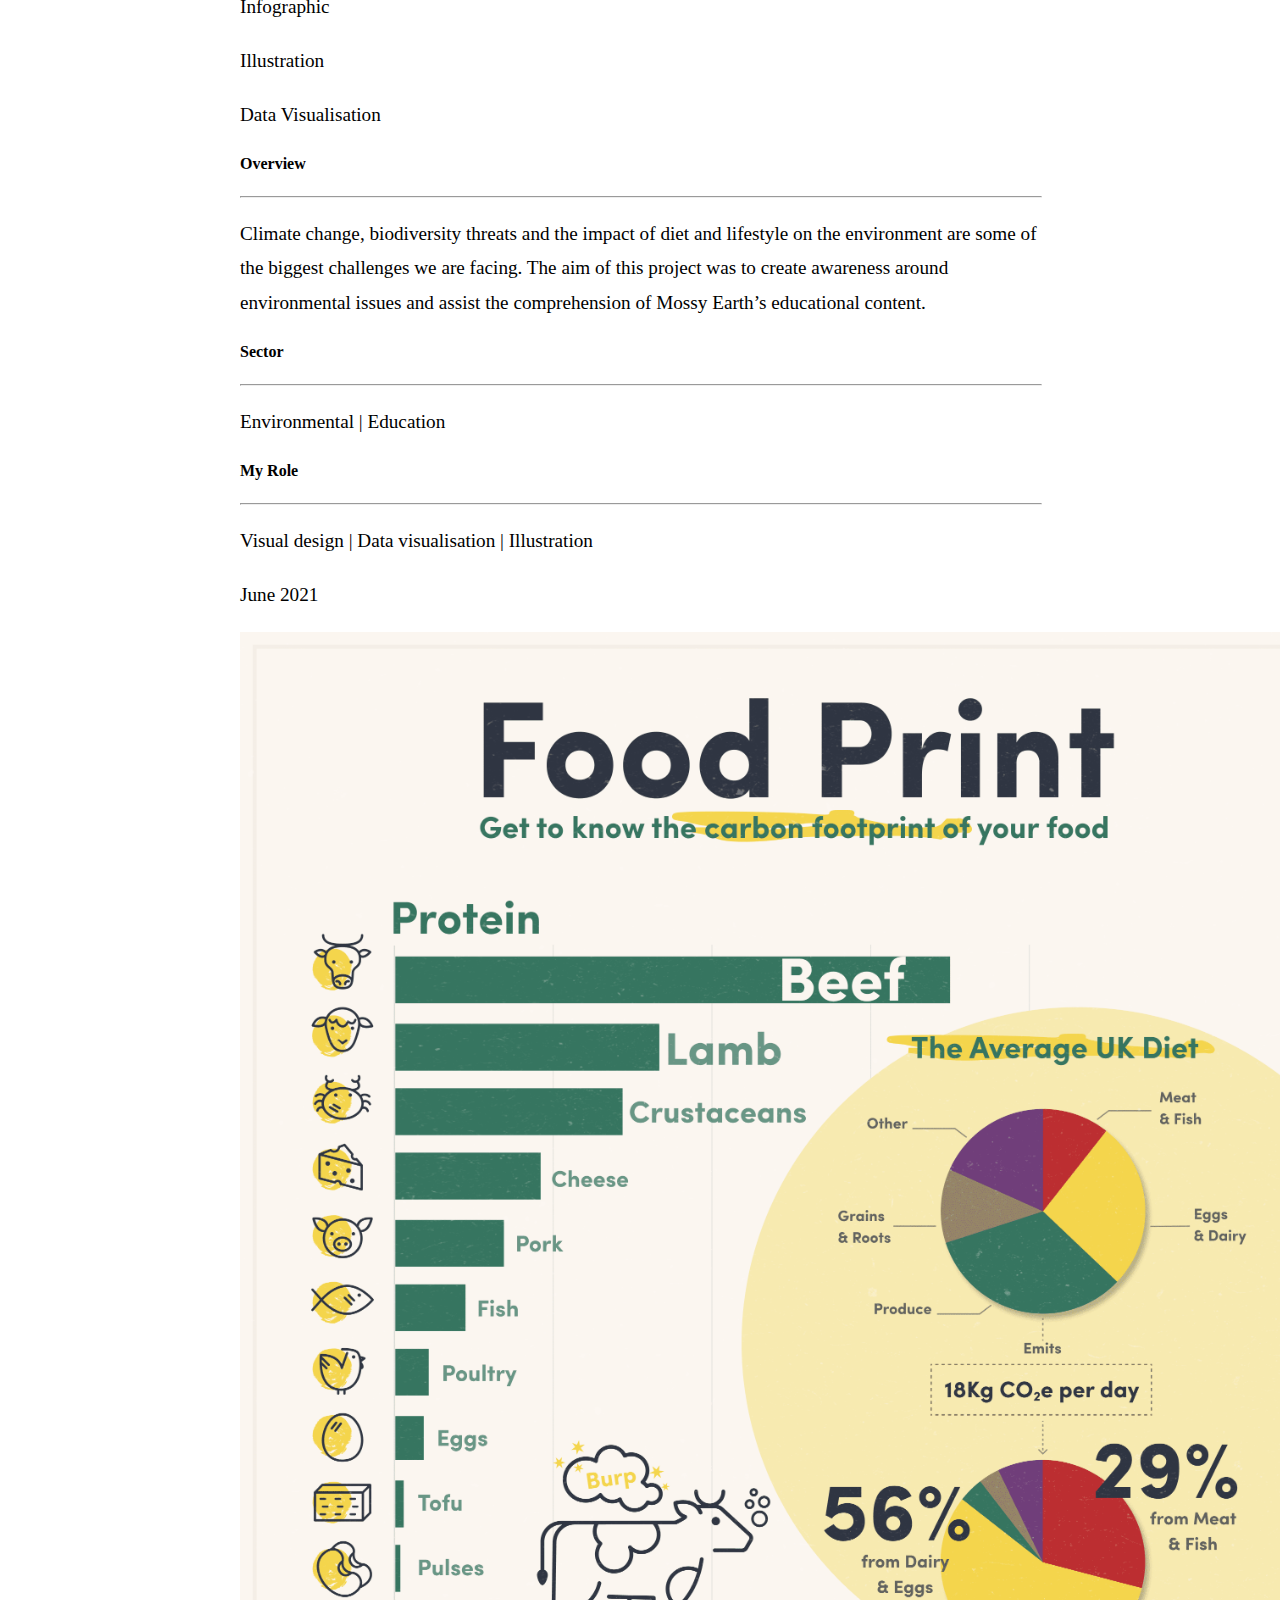
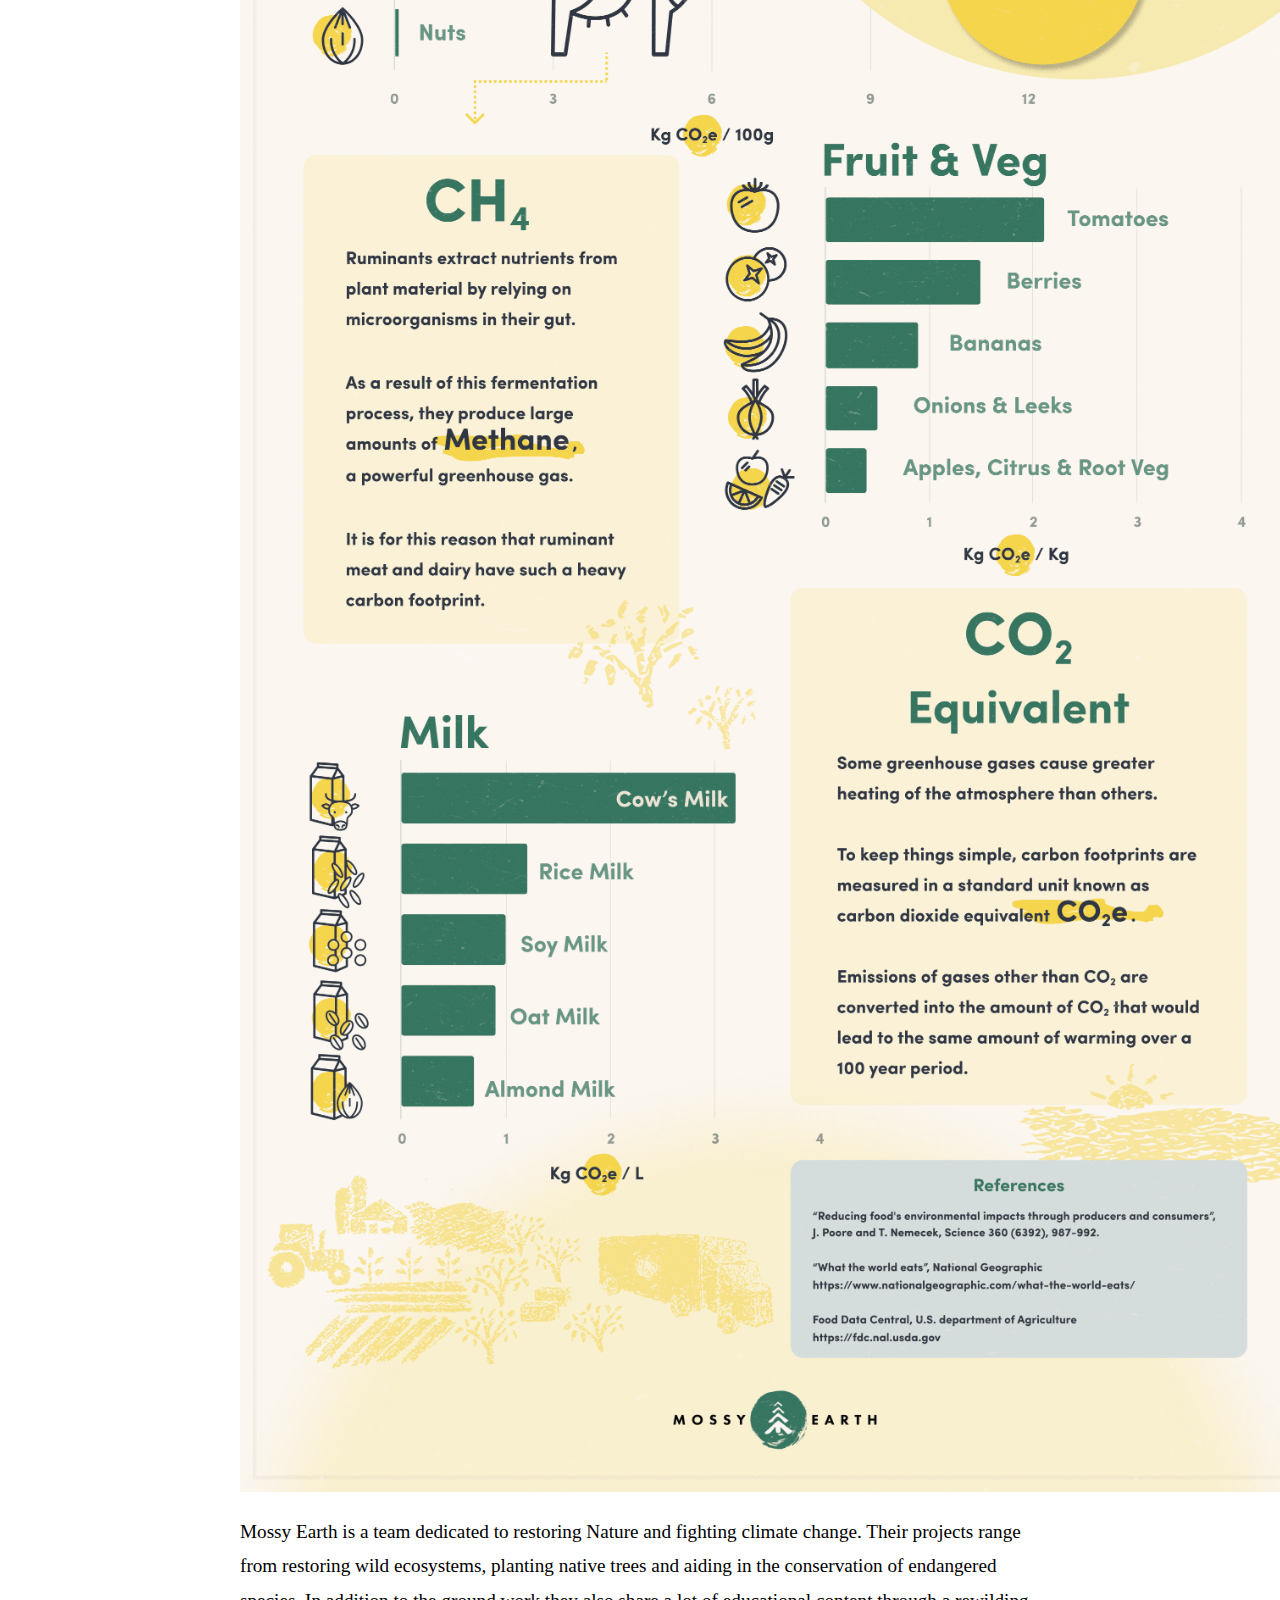
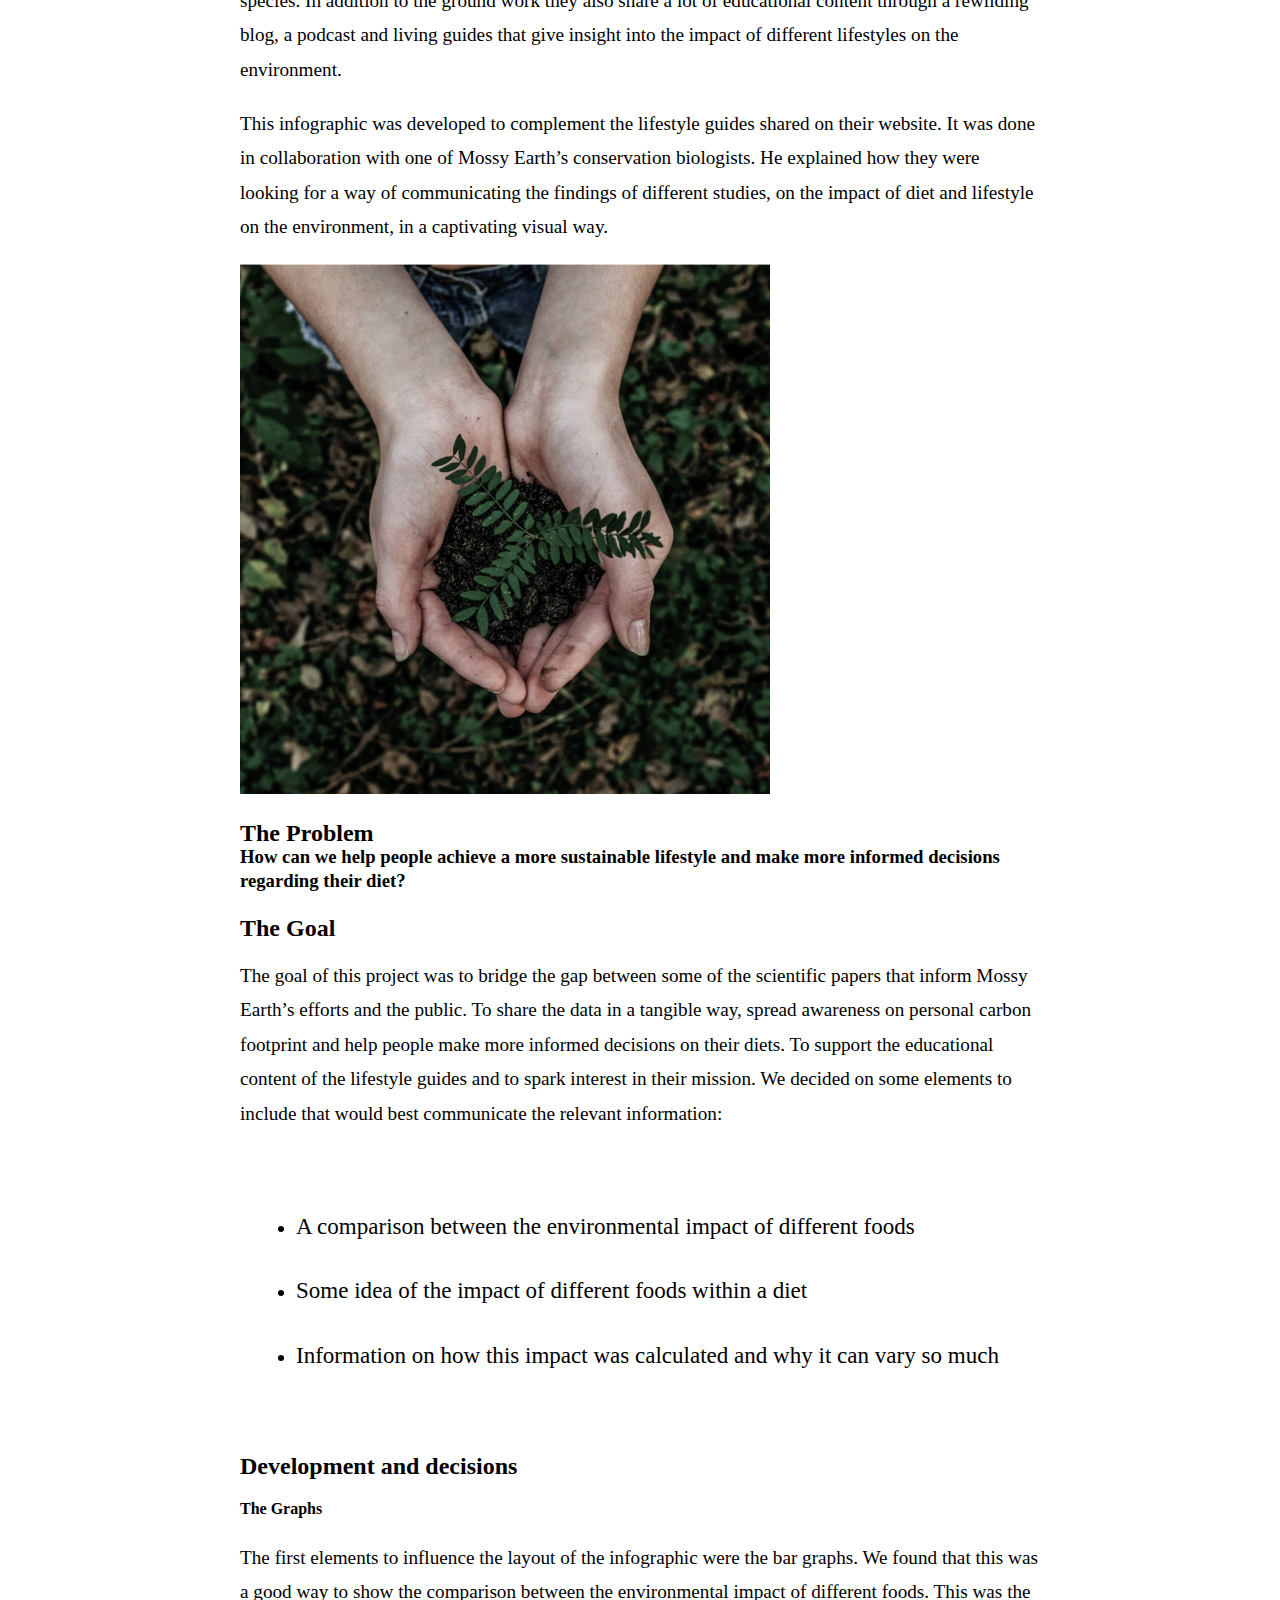
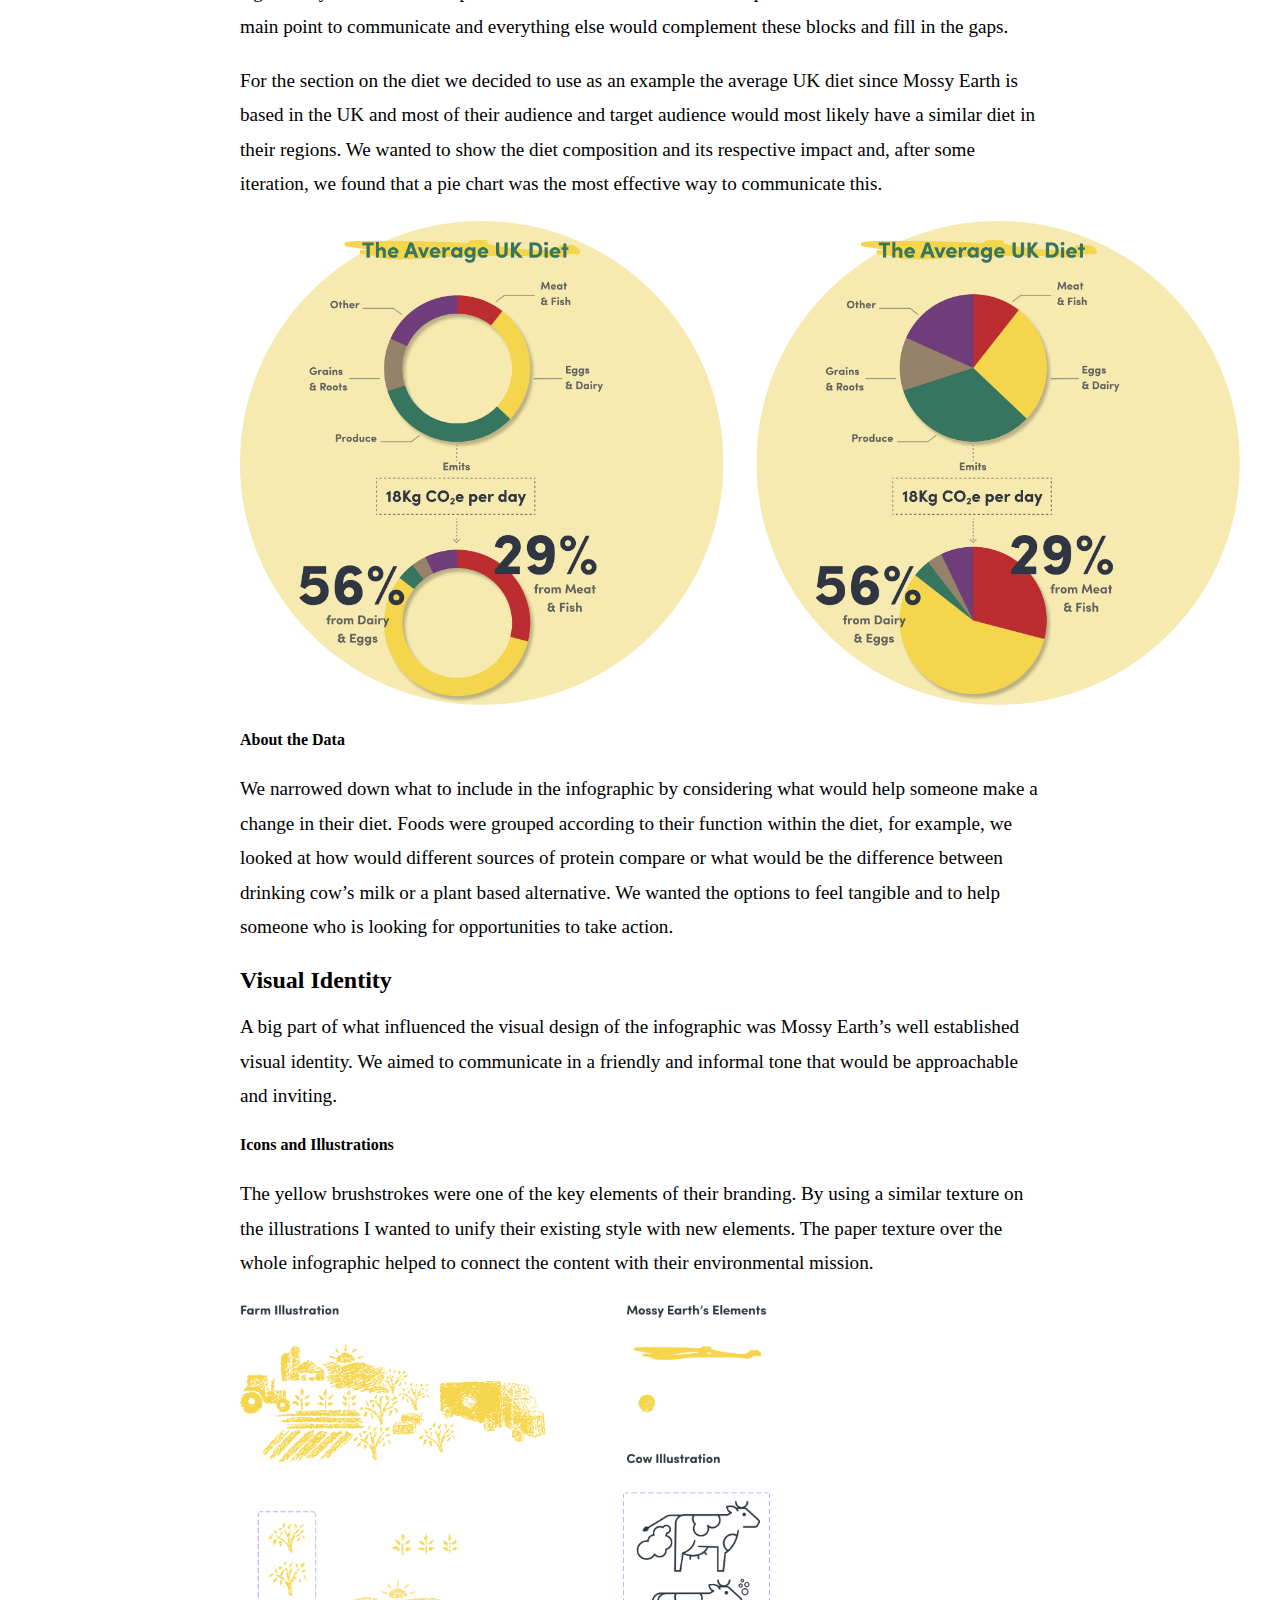
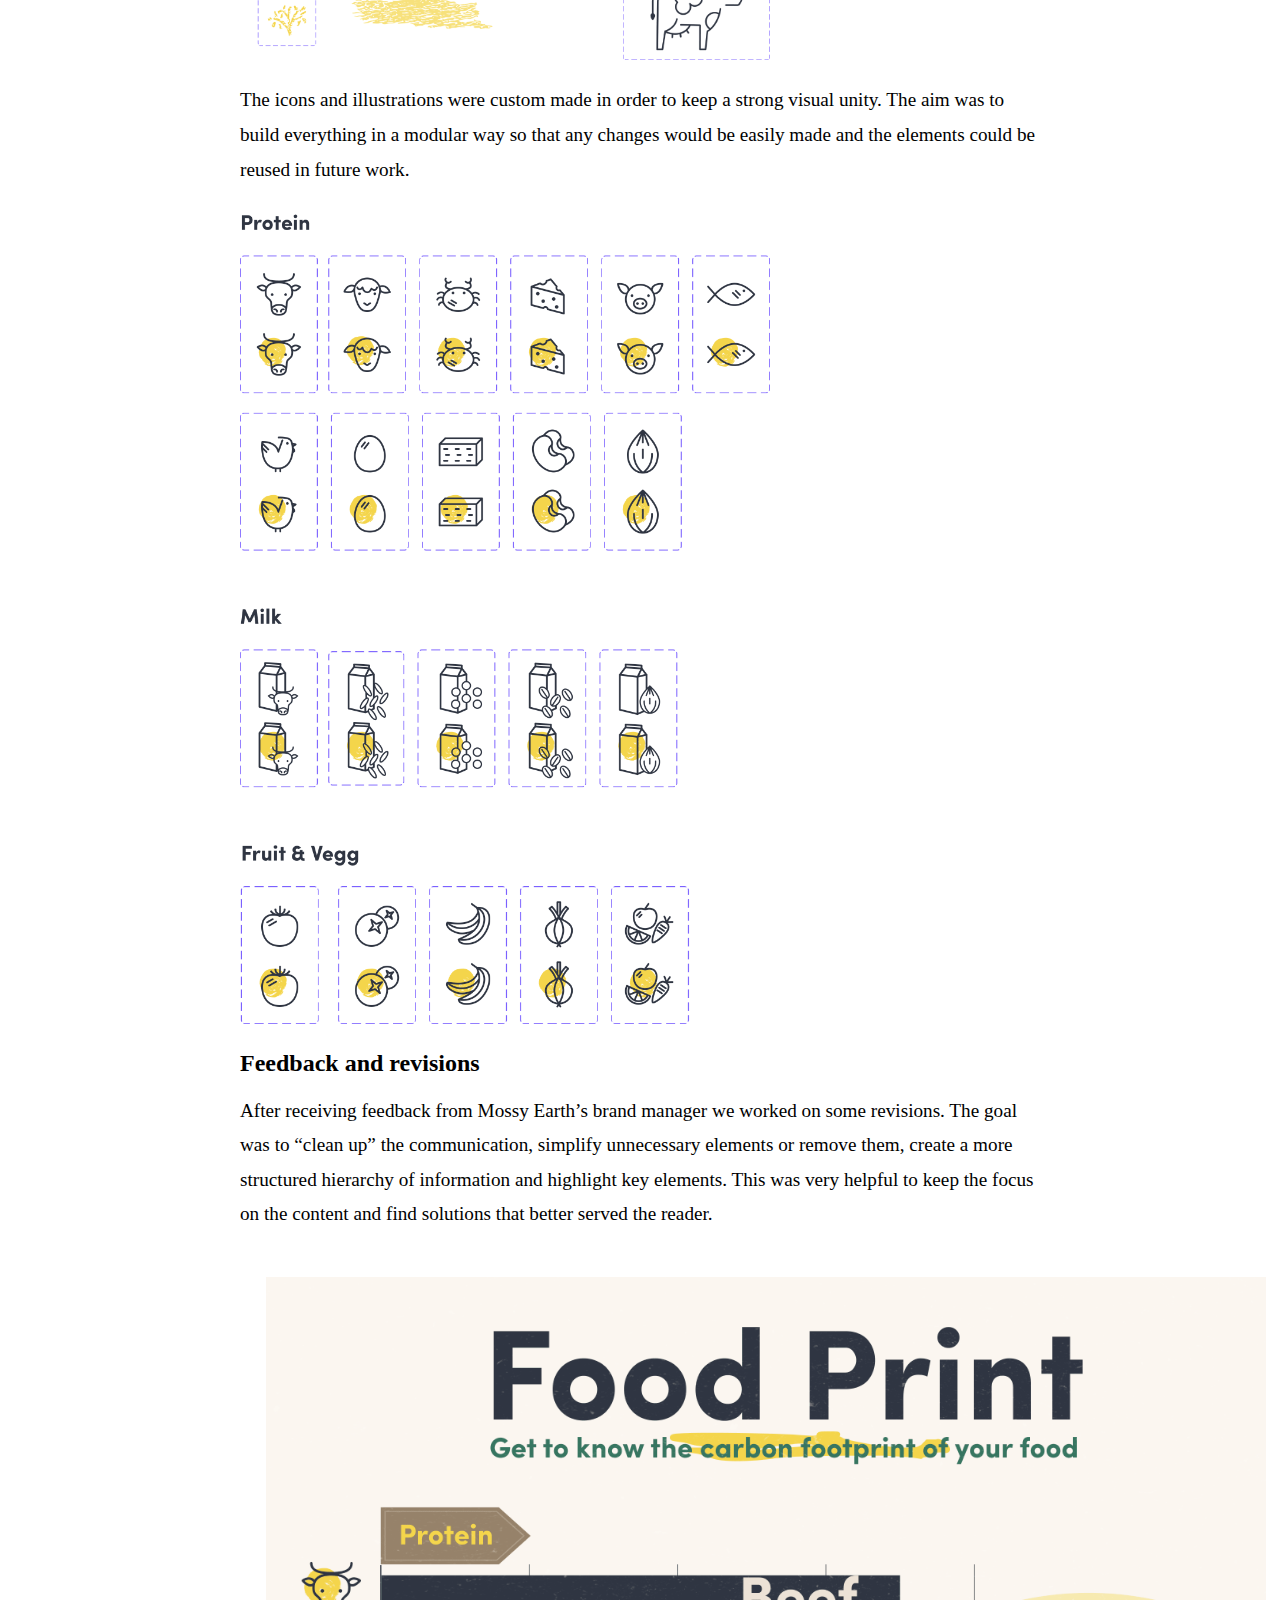
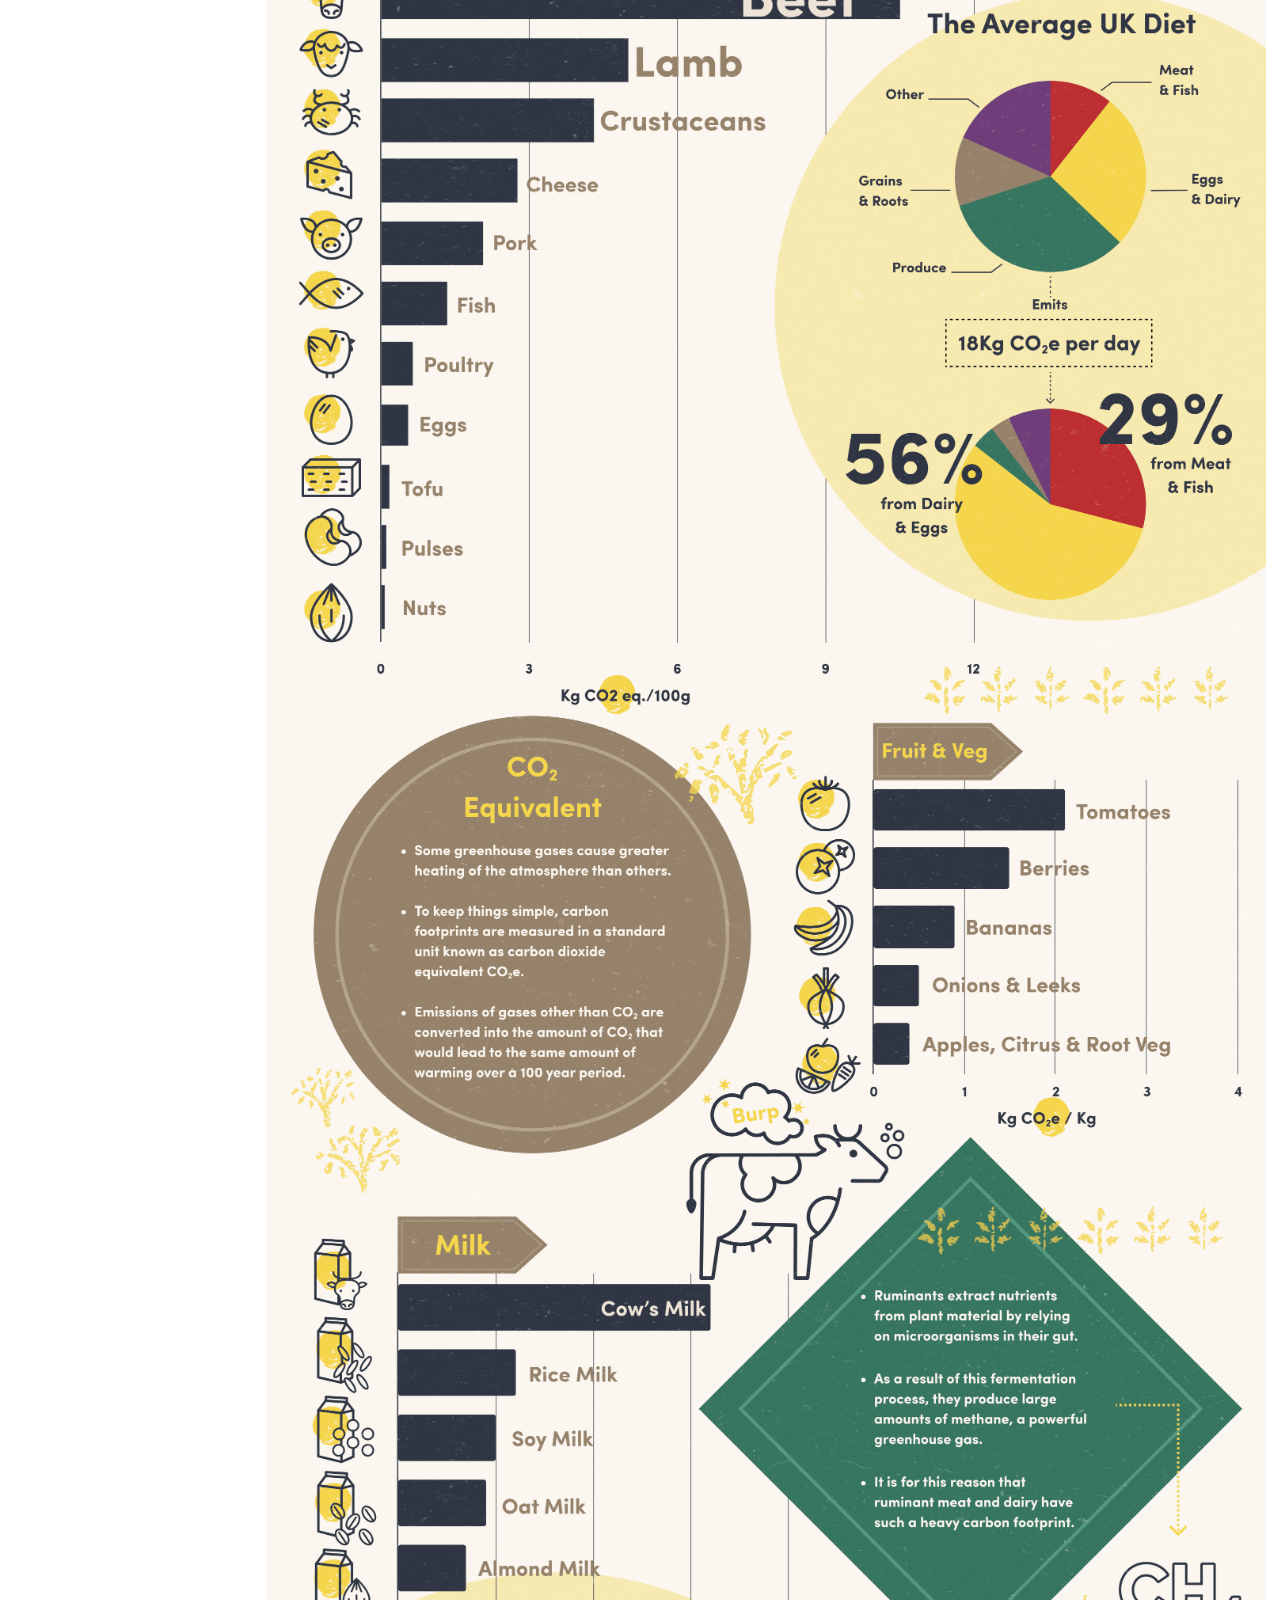
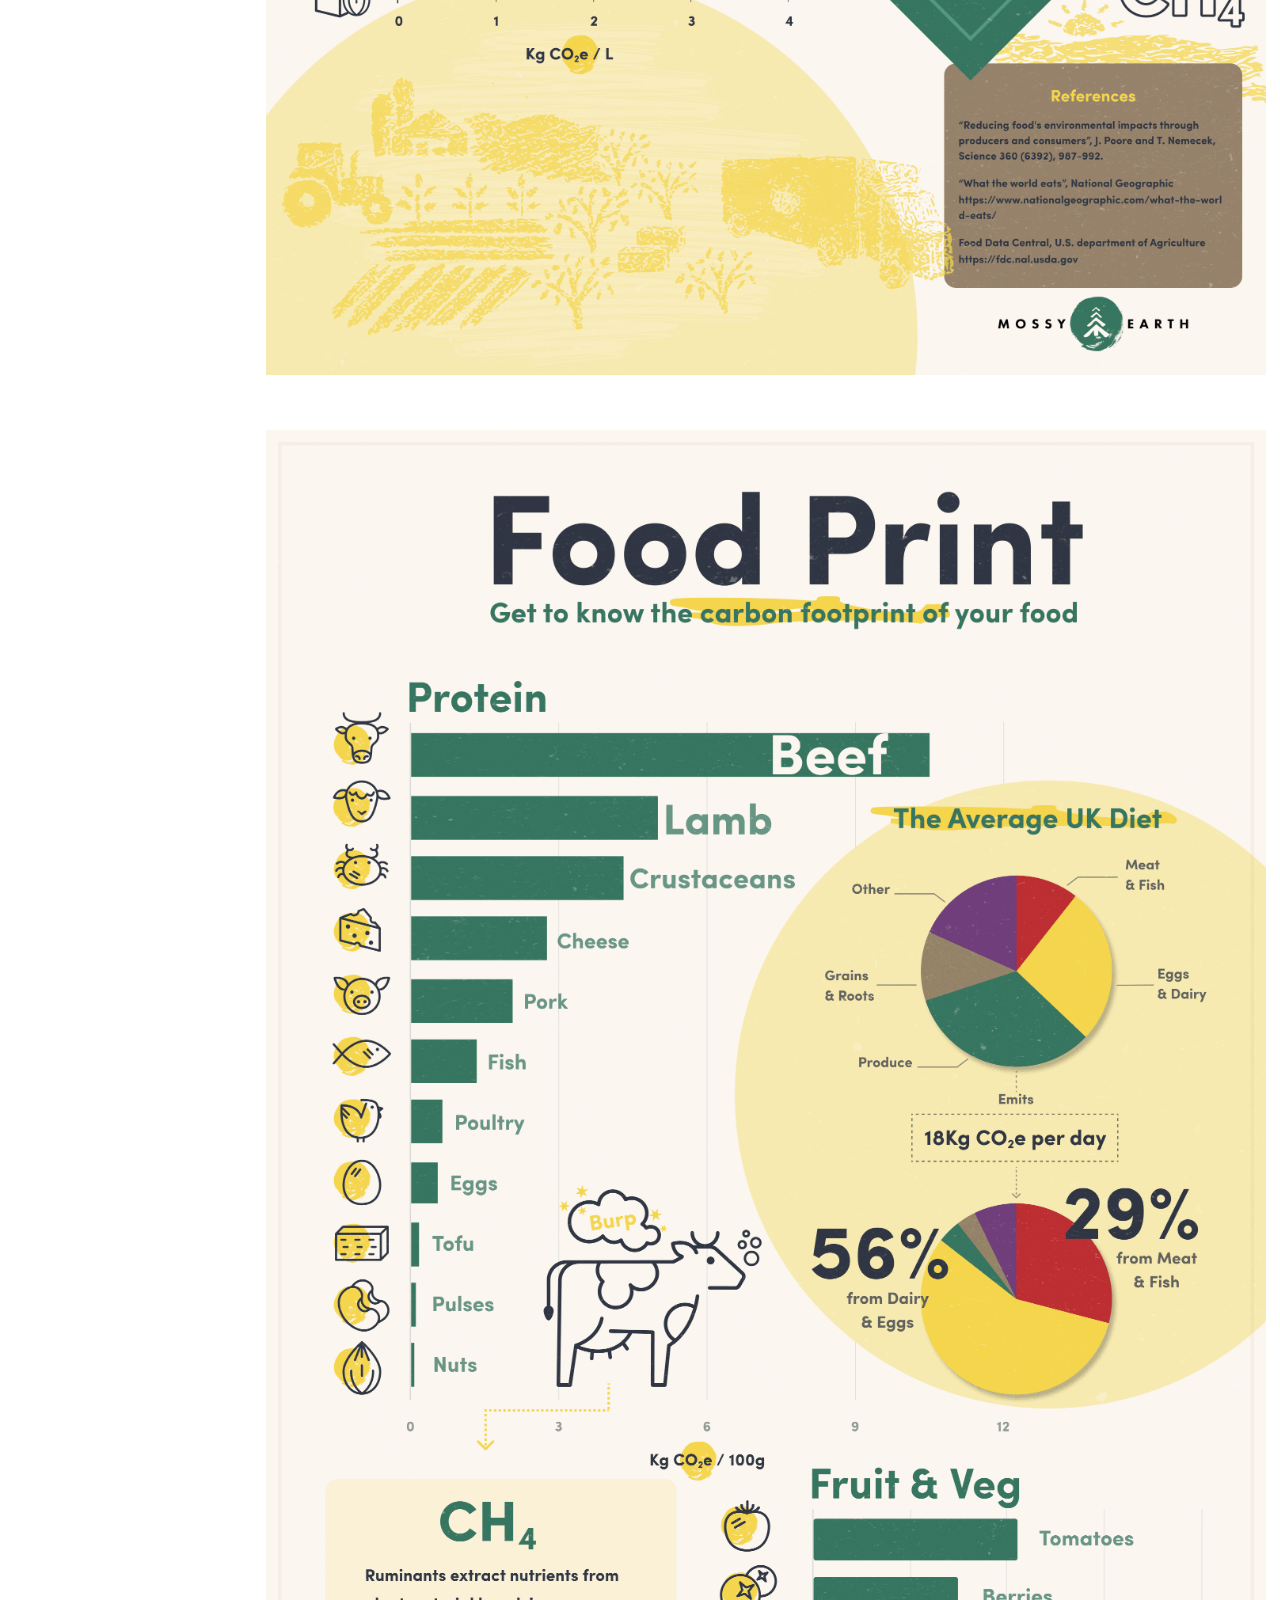
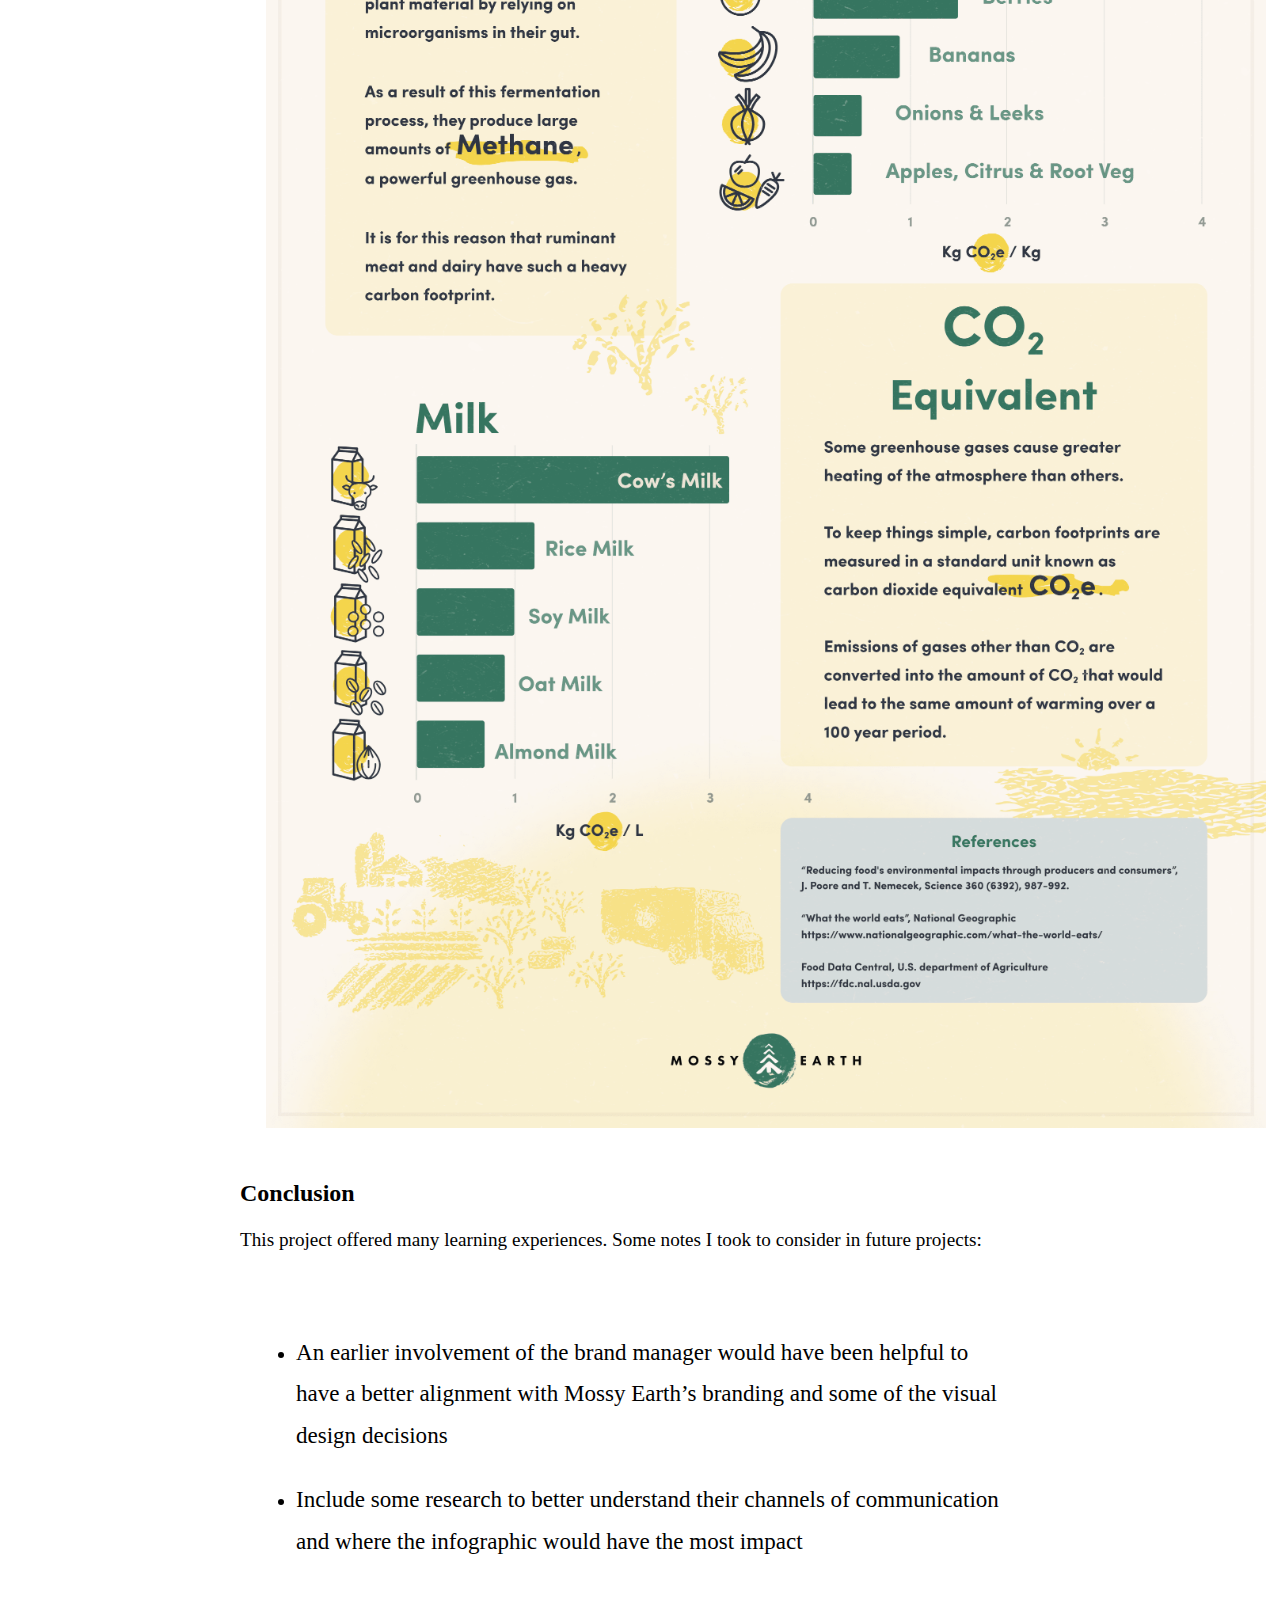
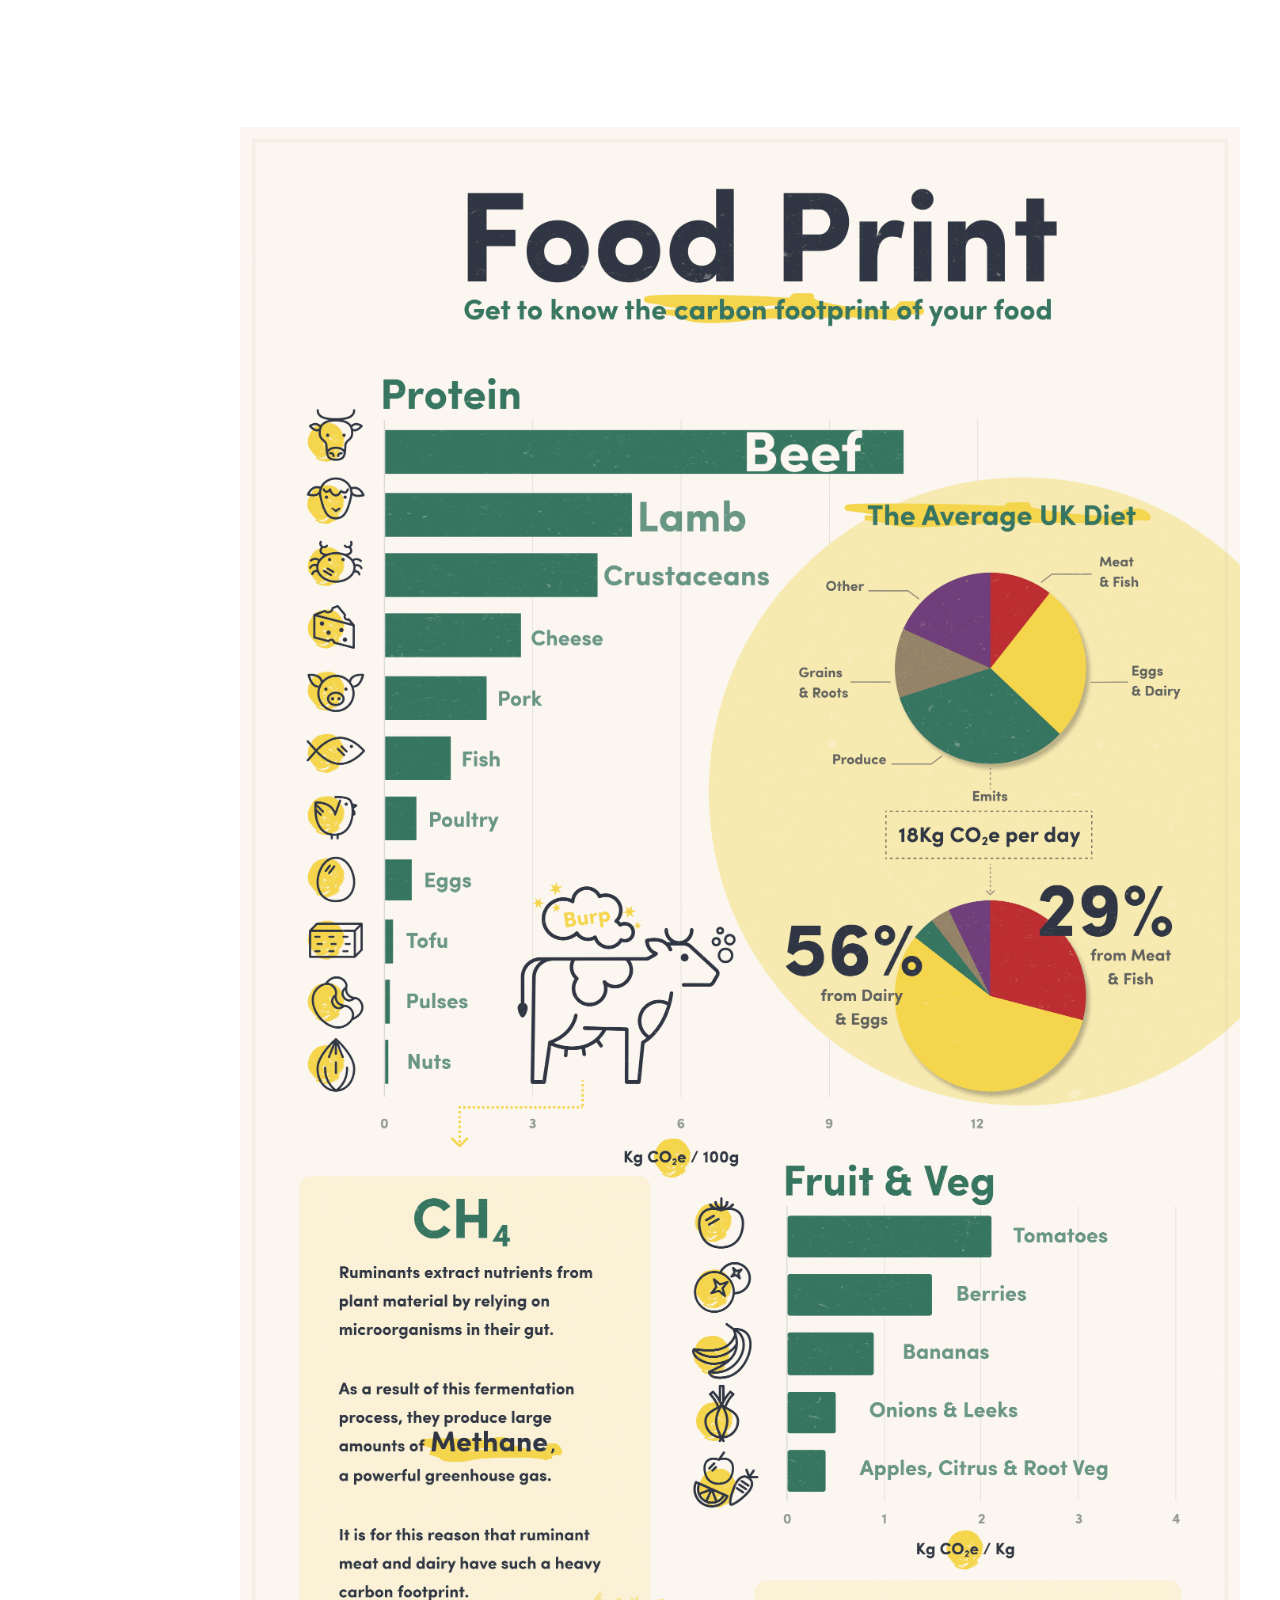
<file: foodprint.html>
<!DOCTYPE html>
<html lang="en">
	<head>
		<title>Margarida Yokochi Portfolio</title>
		<link rel="stylesheet" href="style.css">
		<meta charset="UTF-8">
		<meta name="description" content="Portfolio Test">
		<meta name="keywords" content="Design, Portfolio">
		<meta name="author" content="Margarida Yokochi">
		<meta name="viewport" content="width=device-width, initial-scale=1.0">
	</head>

	<body>
        <!-- Navbar -->
		<nav class="navbar">
            <a href="index.html">Portfolio</a>
        </nav>
        
        <div class="hero-food-print">
            <img src="Media/FoodPrint_thumbnail_transparent.png" class="responsive">
        </div>

        <!-- Case Study -->
        <div class="case-study">
            <div class="case-study-text">
                <h1>Food Print</h1>
				<h2 class="client">Created for Mossy Earth</h2>
                <h3>An Infographic on the environmental impact of diet and lifestyle. </h3>
                <div class="tags">
                    <p>Infographic</p>
                    <p>Illustration</p>
                    <p>Data Visualisation</p>
                </div>
				<h4>Overview</h4>
				<hr style="width:100%">
				<p>Climate change, biodiversity threats and the impact of diet and lifestyle on the environment are some of the biggest challenges we are facing. The aim of this project was to create awareness around environmental issues and assist the comprehension of Mossy Earth’s educational content.</p>	
				<h4>Sector</h4>
				<hr style="width:100%">
				<p>Environmental | Education</p>
				<h4>My Role</h4>
				<hr style="width:100%">
				<p>Visual design | Data visualisation | Illustration</p>
				<p>June 2021</p>
            </div>

			<img src="Media/FoodPrint Final@3x.png" class="responsive-infographic" width="1070" height="2460">
			
			<div class="case-study-text">
				<p>Mossy Earth is a team dedicated to restoring Nature and fighting climate change. Their projects range from restoring wild ecosystems, planting native trees and aiding in the conservation of endangered species. In addition to the ground work they also share a lot of educational content through a rewilding blog, a podcast and living guides that give insight into the impact of different lifestyles on the environment.</p>
				<p>This infographic was developed to complement the lifestyle guides shared on their website. It was done in collaboration with one of Mossy Earth’s conservation biologists. He explained how they were looking for a way of communicating the findings of different studies, on the impact of diet and lifestyle on the environment, in a captivating visual way. </p>
				<img src="Media/MossyEarth3x.jpg" class="responsive-image" width="530px" height="530px">
				<h2>The Problem</h2>
				<h3>How can we help people achieve a more sustainable lifestyle and make more informed decisions regarding their diet?</h3>
            </div>

			<div class="lilac-section">
				<div class="case-study-text">
					<h2>The Goal</h2>
					<p>The goal of this project was to bridge the gap between some of the scientific papers that inform Mossy Earth’s efforts and the public. To share the data in a tangible way, spread awareness on personal carbon footprint and help people make more informed decisions on their diets. To support the educational content of the lifestyle guides and to spark interest in their mission. We decided on some elements to include that would best communicate the relevant information:</p>
					<ul>
						<li><p>A comparison between the environmental impact of different foods</p></li>
						<li><p>Some idea of the impact of different foods within a diet</p></li>
						<li><p>Information on how this impact was calculated and why it can vary so much</p></li>
					</ul>
				</div>
			</div>

			<div class="lilac-section" height=200px></div>

			<div class="case-study-text">
				<h2>Development and decisions</h2>
				<h4>The Graphs</h4>
				<p>The first elements to influence the layout of the infographic were the bar graphs. We found that this was a good way to show the comparison between the environmental impact of different foods. This was the main point to communicate and everything else would complement these blocks and fill in the gaps.</p>
				<p>For the section on the diet we decided to use as an example the average UK diet since  Mossy Earth is based in the UK and most of their audience and target audience would most likely have a similar diet in their regions. We wanted to show the diet composition and its respective impact and, after some iteration, we found that a pie chart was the most effective way to communicate this.</p>
			</div>

			<img src="Media/AverageUKdiet.png" class="responsive-infographic" width="1000" height="auto">
			
			<div class="case-study-text">
				<h4>About the Data</h4>
				<p>We narrowed down what to include in the infographic by considering what would help someone make a change in their diet. Foods were grouped according to their function within the diet, for example, we looked at how would different sources of protein compare or what would be the difference between drinking cow’s milk or a plant based alternative. We wanted the options to feel tangible and to help someone who is looking for opportunities to take action.</p>
			</div>

			<div class="case-study-text">
				<h2>Visual Identity</h2>
				<p>A big part of what influenced the visual design of the infographic was Mossy Earth’s well established visual identity. We aimed to communicate in a friendly and informal tone that would be approachable and inviting.</p>
				<h4>Icons and Illustrations</h4>
				<p>The yellow brushstrokes were one of the key elements of their branding. By using a similar texture on the illustrations I wanted to unify their existing style with new elements. The paper texture over the whole infographic helped to connect the content with their environmental mission.</p>
				<img src="Media/Illustrations@3x.png" class="responsive-image" width="530px" height="auto">
				<p>The icons and illustrations were custom made in order to keep a strong visual unity. The aim was to build everything in a modular way so that any changes would be easily made and the elements could be reused in future work.</p>
				<img src="Media/Icons@3x.png" class="responsive-image" width="530px" height="auto">
			</div>
			
			<div class="case-study-text">
				<h2>Feedback and revisions</h2>
				<p>After receiving feedback from Mossy Earth’s brand manager we worked on some revisions. The goal was to “clean up” the communication, simplify unnecessary elements or remove them, create a more structured hierarchy of information and highlight key elements. This was very helpful to keep the focus on the content and find solutions that better served the reader.</p>
			</div>

			<div class="two-images">
				<img src="Media/finallight@3.png" class="responsive" style="padding: 2vw;" width="1000" height="auto">
				<img src="Media/FoodPrint Final@3x.png" class="responsive" style="padding: 2vw;" width="1000" height="auto">
			</div>

			<div class="lilac-section">
				<div class="case-study-text">
					<h2>Conclusion</h2>
					<p>This project offered many learning experiences. Some notes I took to consider in future projects:</p>
					<ul>
						<li><p>An earlier involvement of the brand manager would have been helpful to have a better alignment with Mossy Earth’s branding and some of the visual design decisions</p></li>
						<li><p>Include some research to better understand their channels of communication and where the infographic would have the most impact</p></li>
					</ul>
				</div>
			</div>
			<img src="Media/FoodPrint Final@3x.png" class="responsive-infographic" width="1000" height="auto" style="margin-top: 10vh;">
			<div>
				<a href="index.html" class="view"><h5>Back to Portfolio</h5></a>
			</div>
        </div>
		

        <!-- Footer -->
		<footer class="footer">
			<div class="socials">
				<a href="mailto:margaridayokochi@icloud.com">
					<img  src="socials/mail@4x.png" width="40" height="auto">
				</a>
				<a href="https://mobile.twitter.com/yokochidesign" target="_blank">
					<img  src="socials/twitter@2x.png" width="46" height="auto">
				</a>
				<a href="https://dribbble.com/Yokochi" target="_blank">
					<img  src="socials/dribbble@4x.png" width="32" height="auto">
				</a>
				<a href="https://www.instagram.com/red_yellow_and_blue/" target="_blank">
					<img  src="socials/instagram@4x.png" width="32" height="auto">
				</a>
			</div>
			<p style="text-align: center; width: 90vw;">Designed and built by Margarida Yokochi<br>&#169; June 2021</p>
        </footer>
    </body>

</html>
</file>
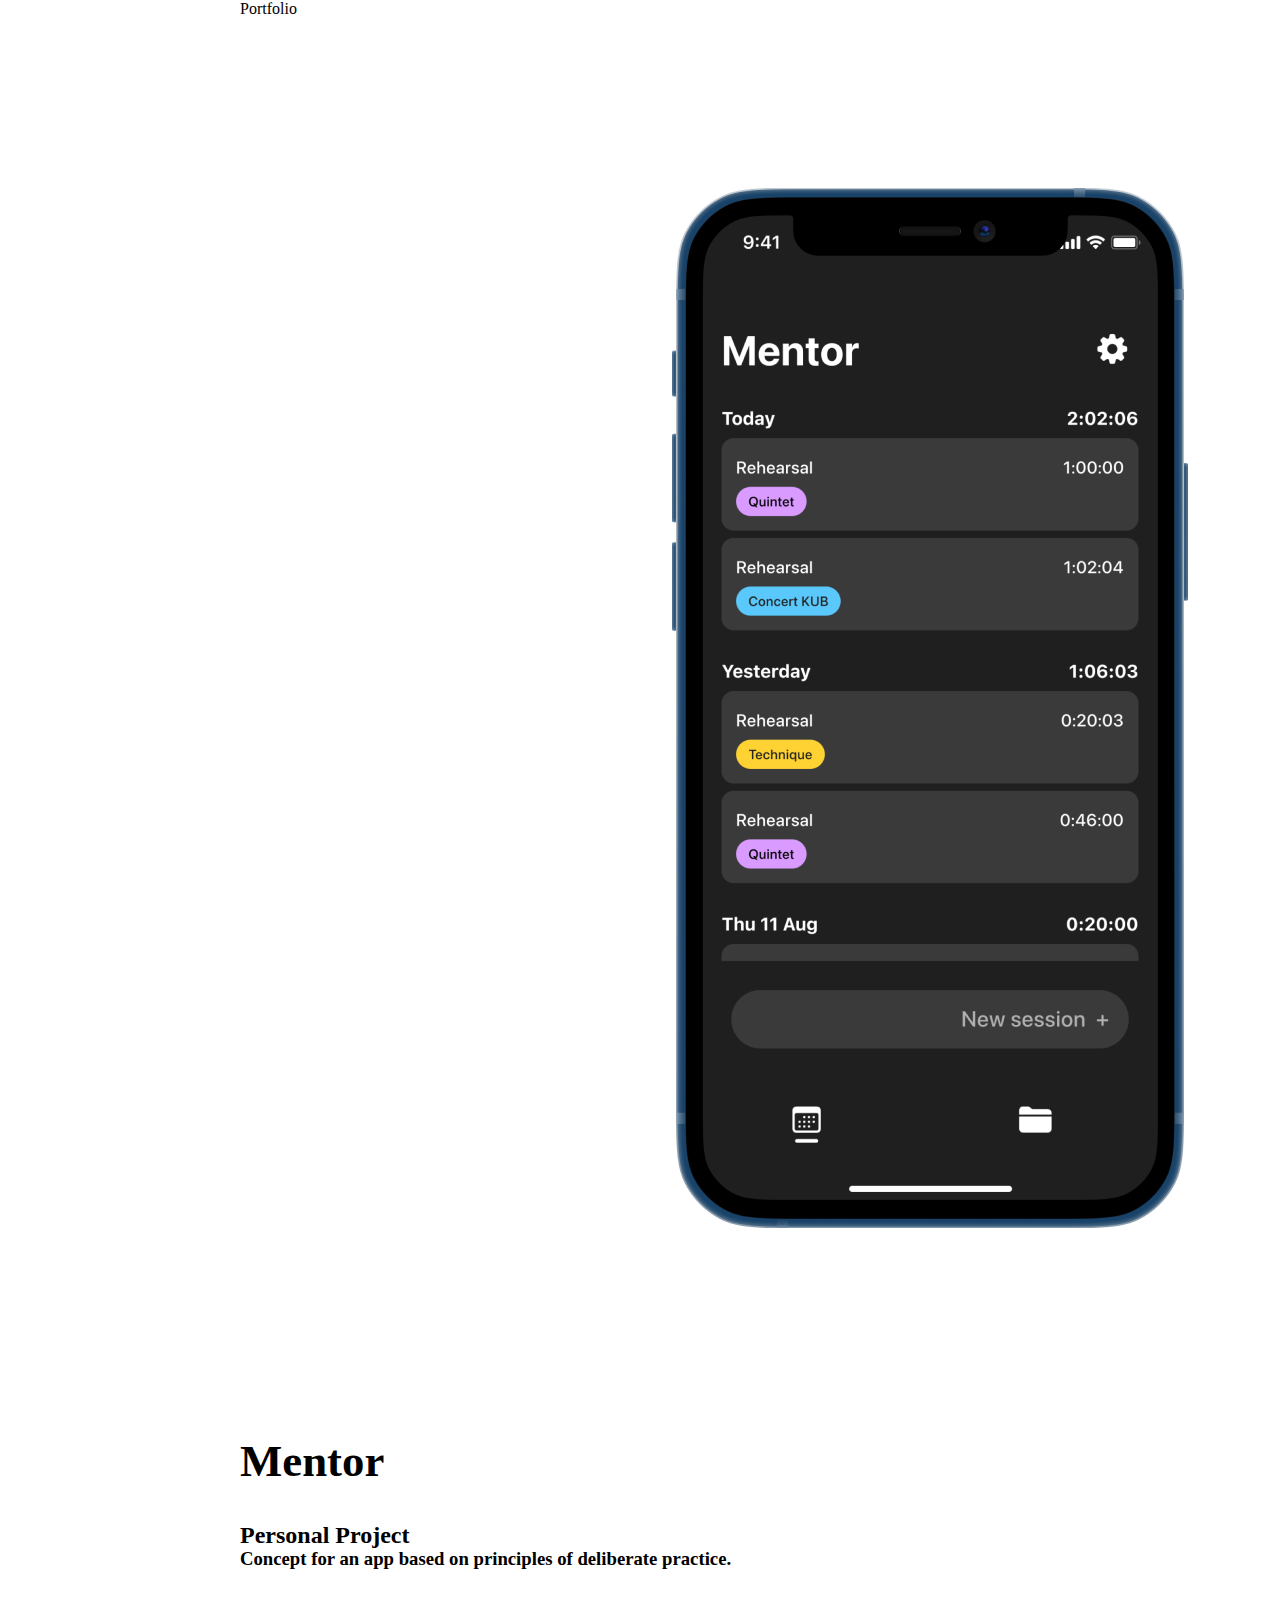
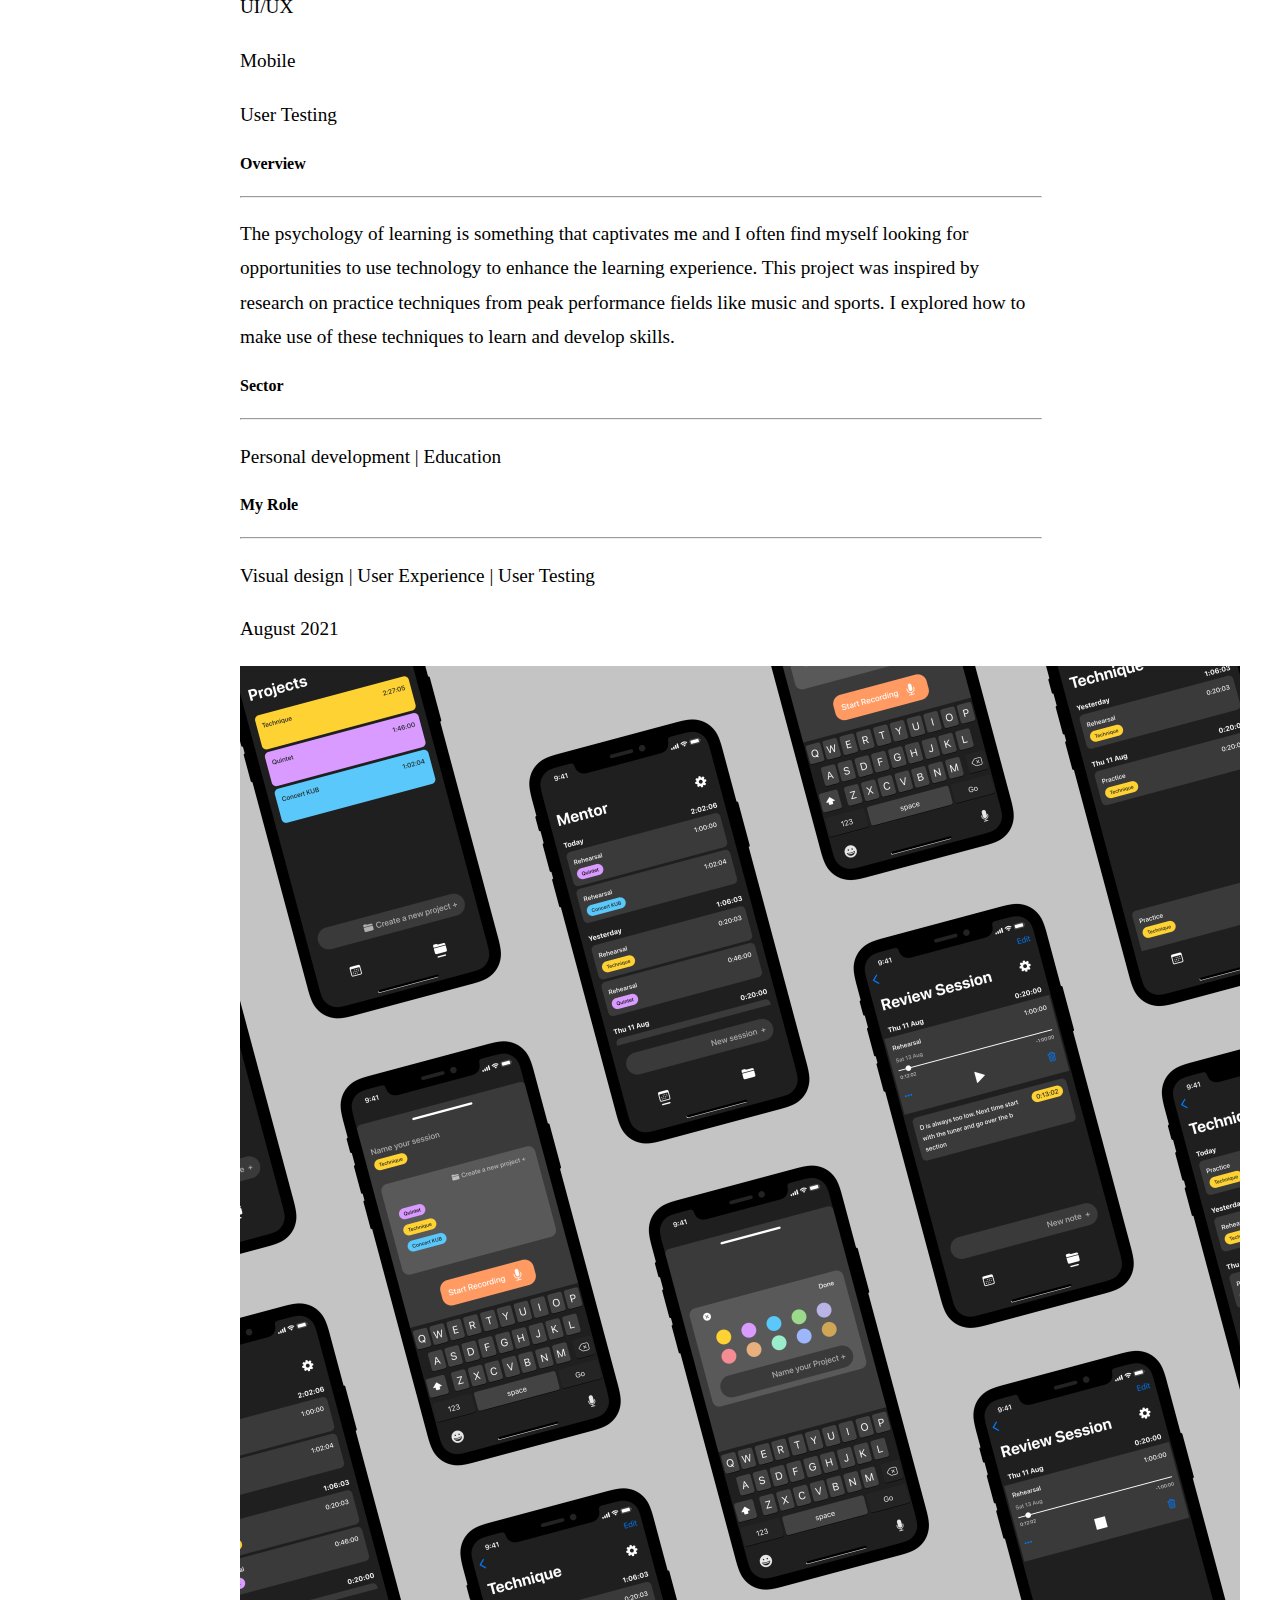
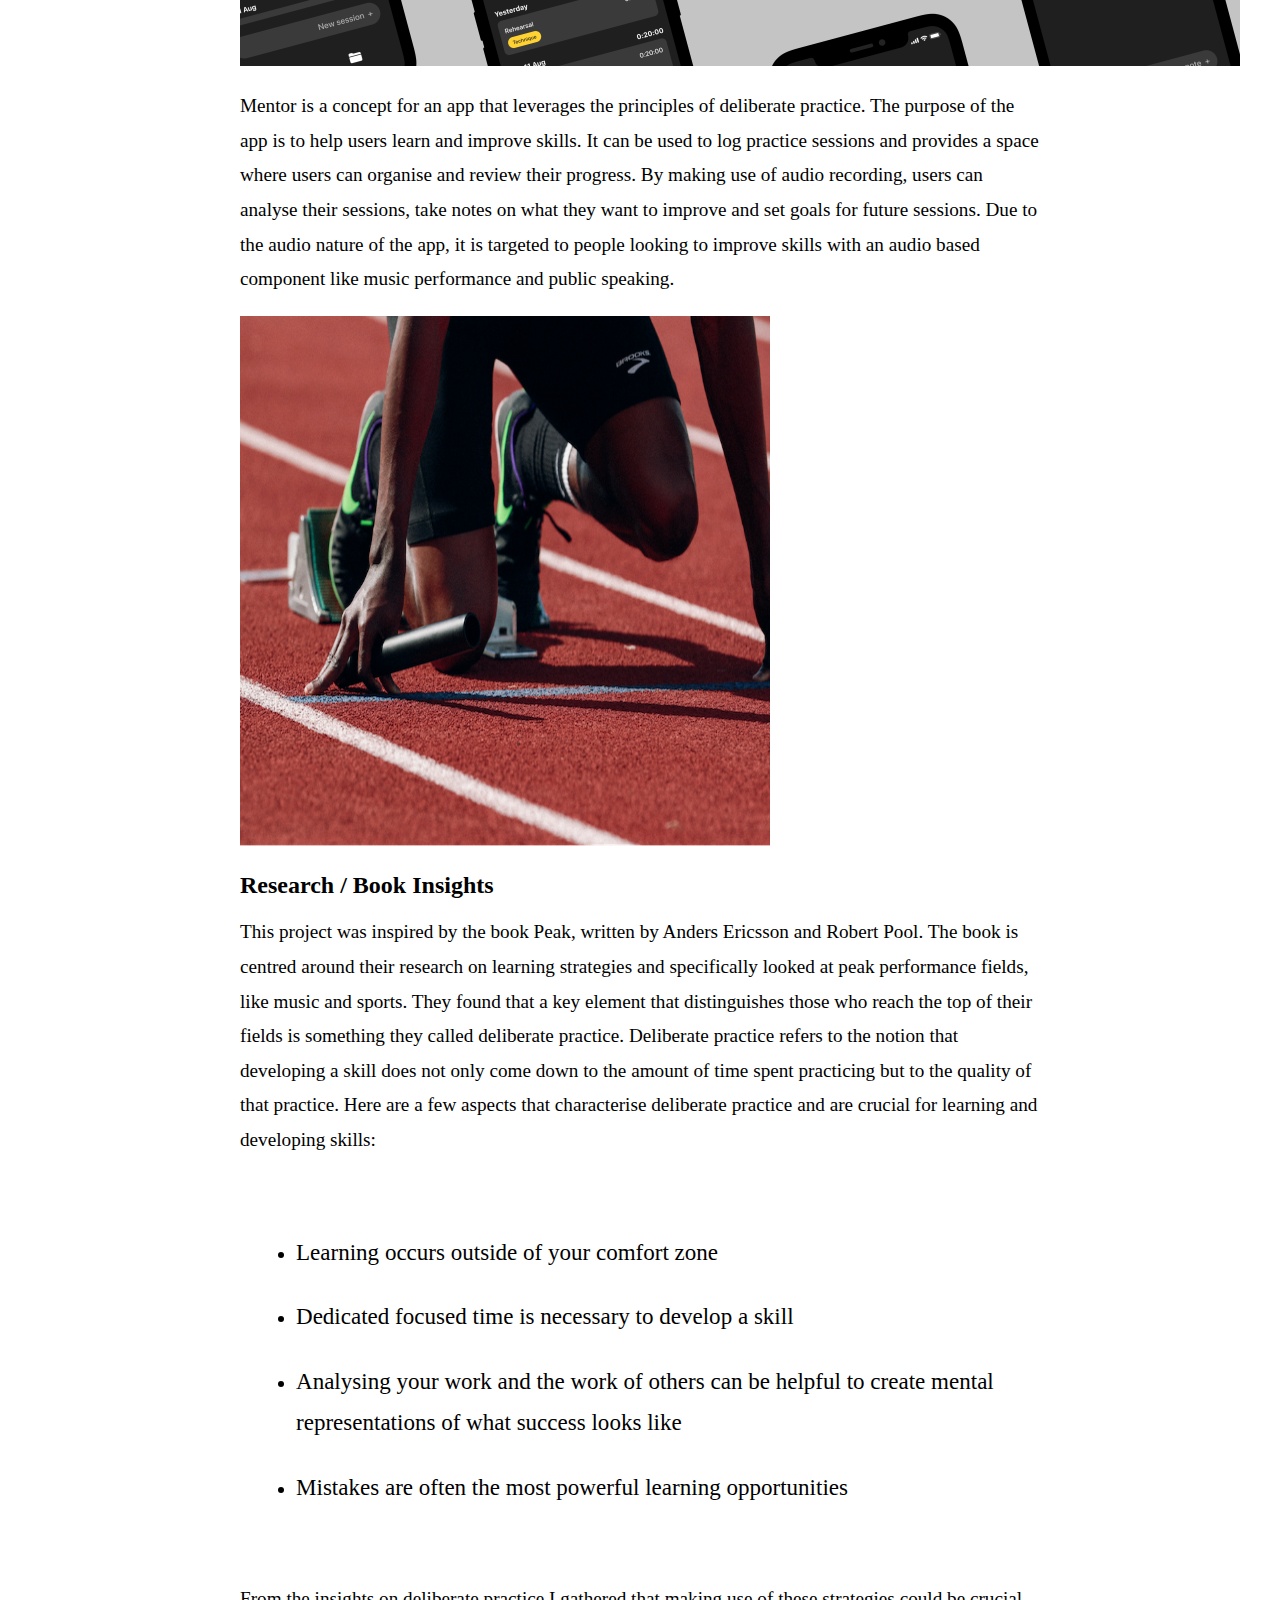
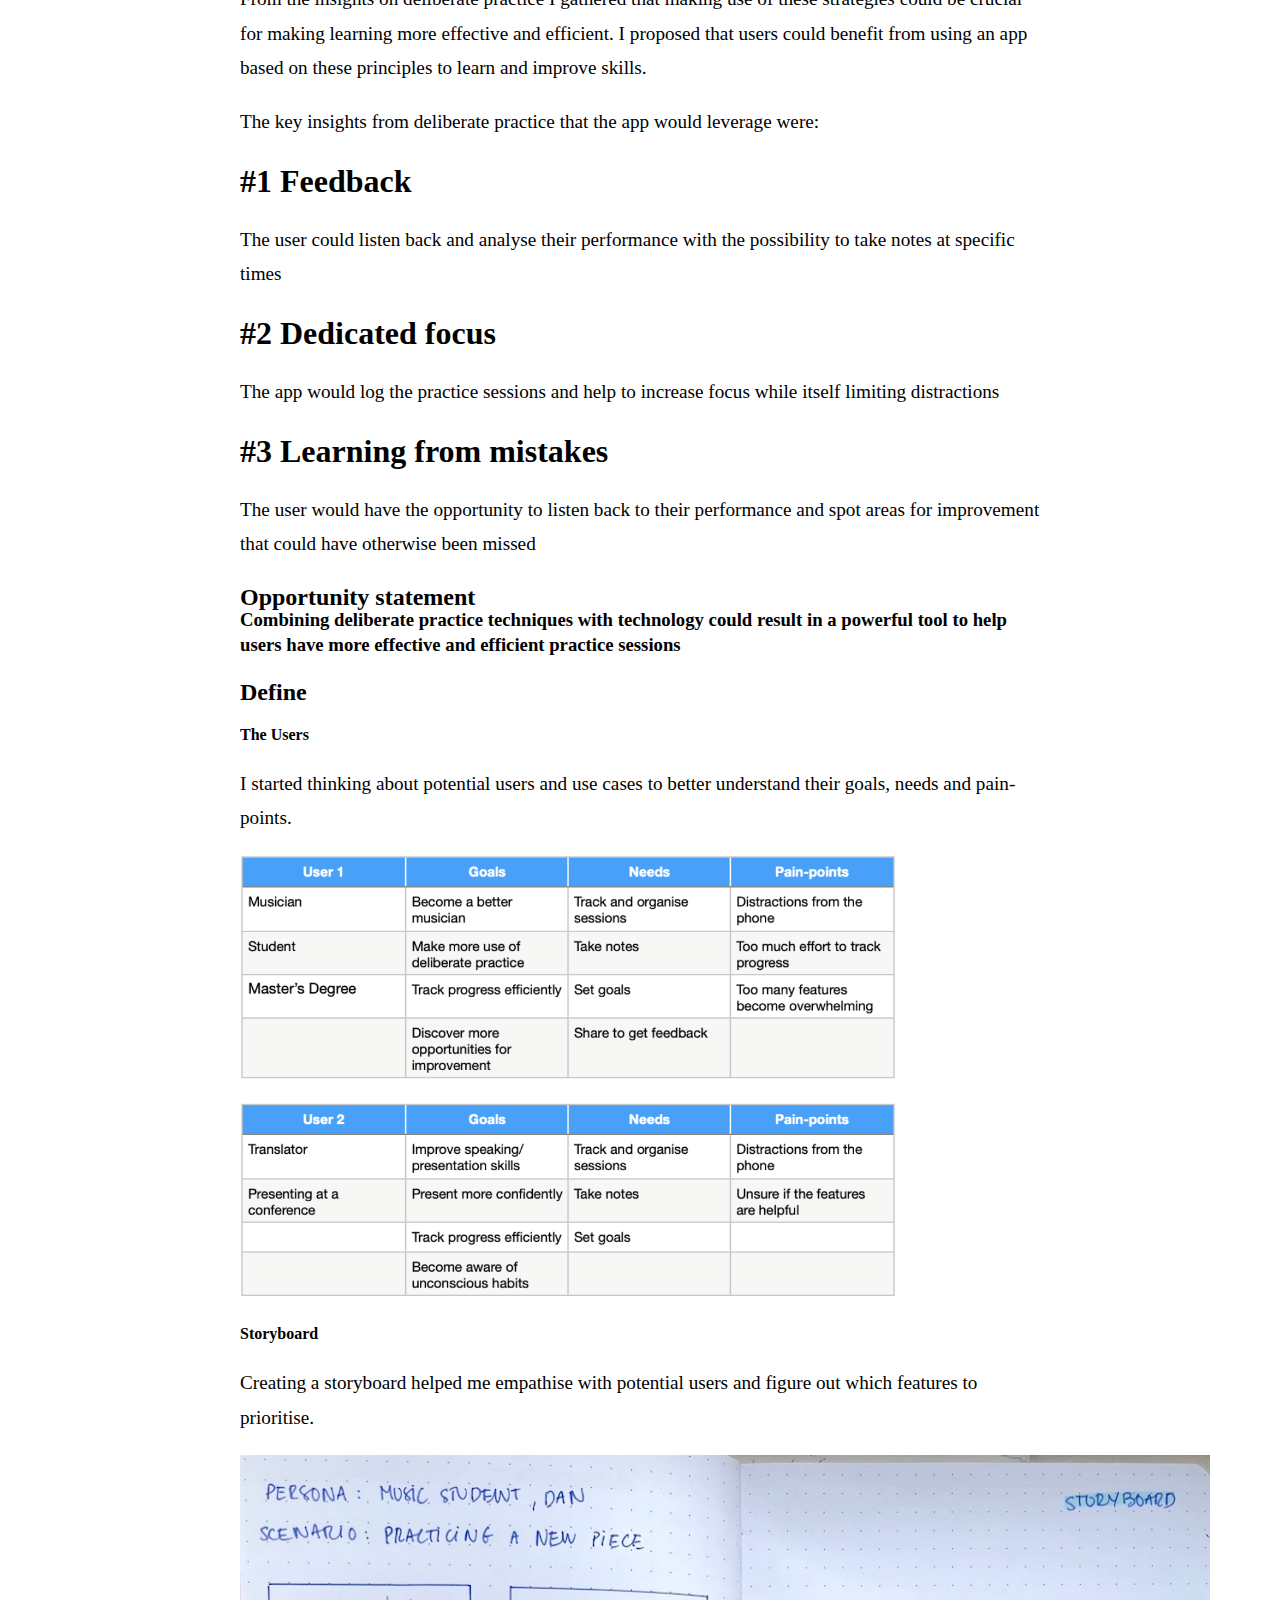
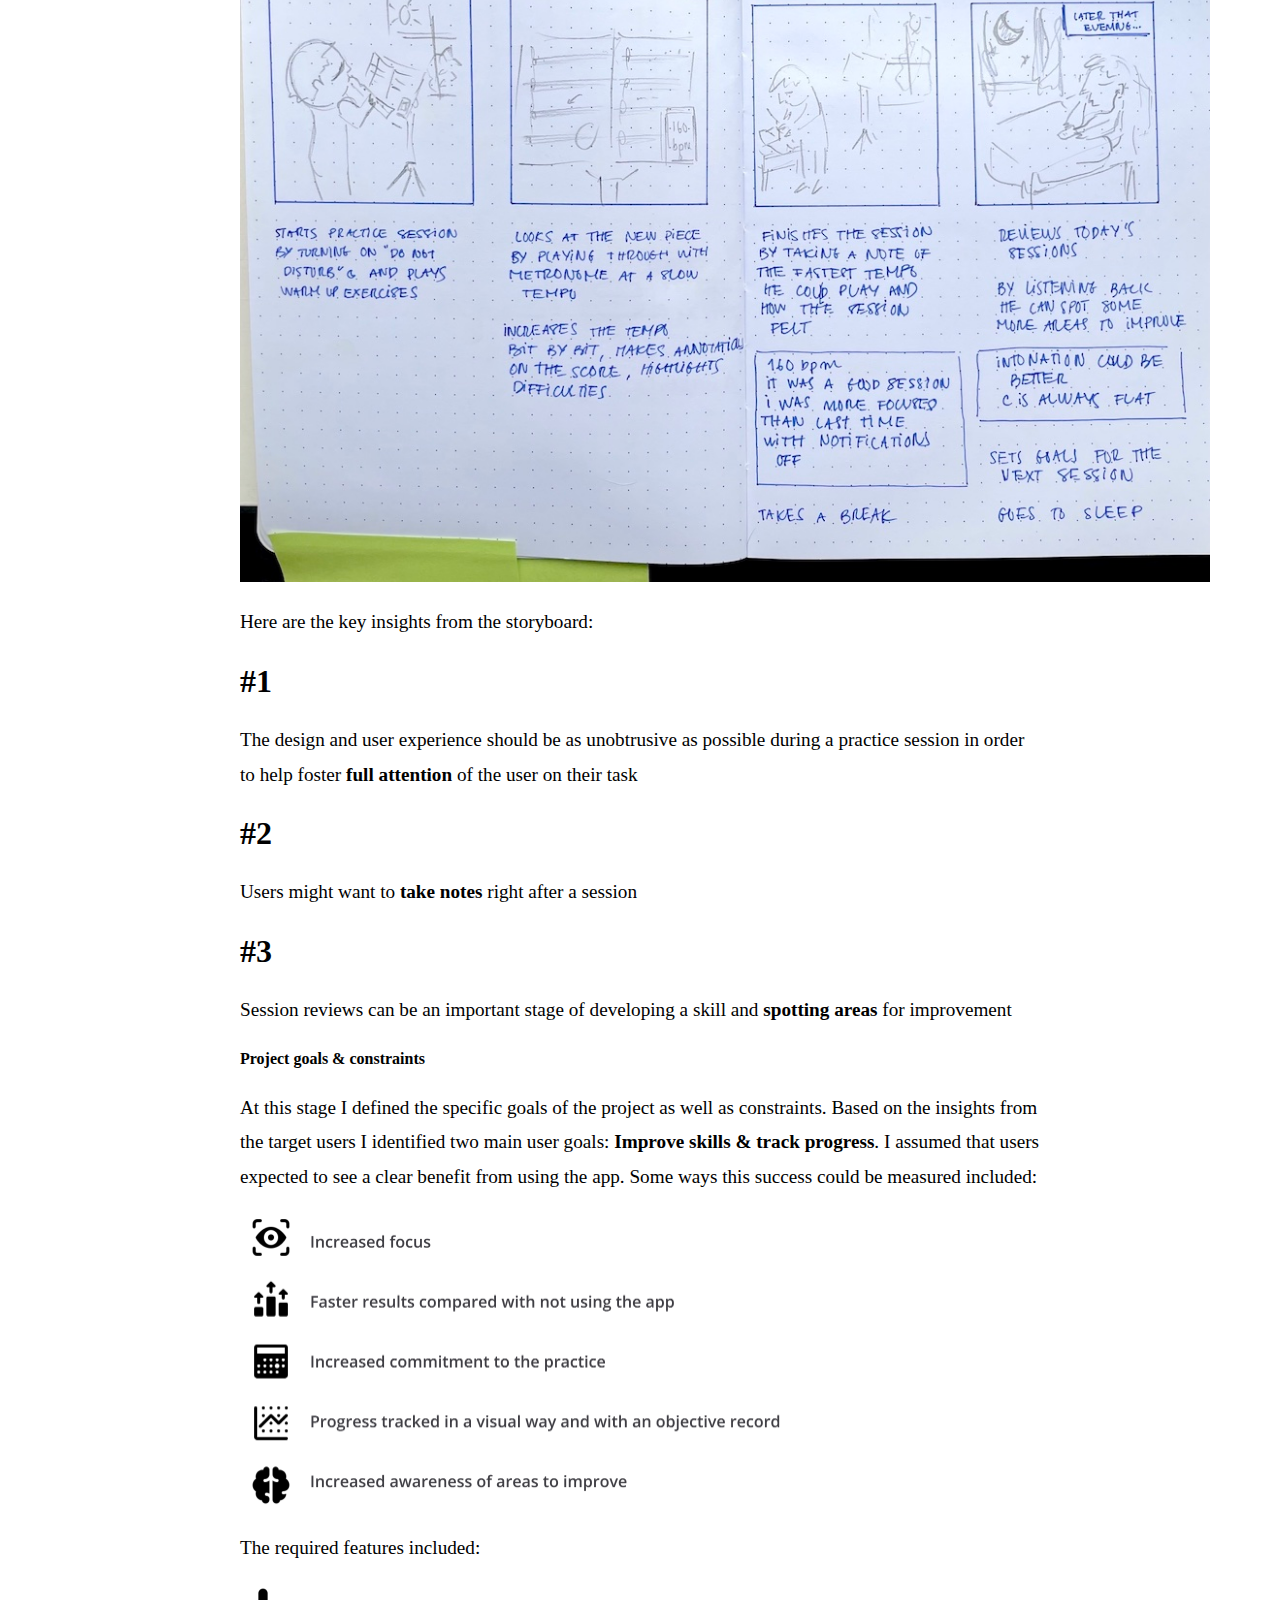
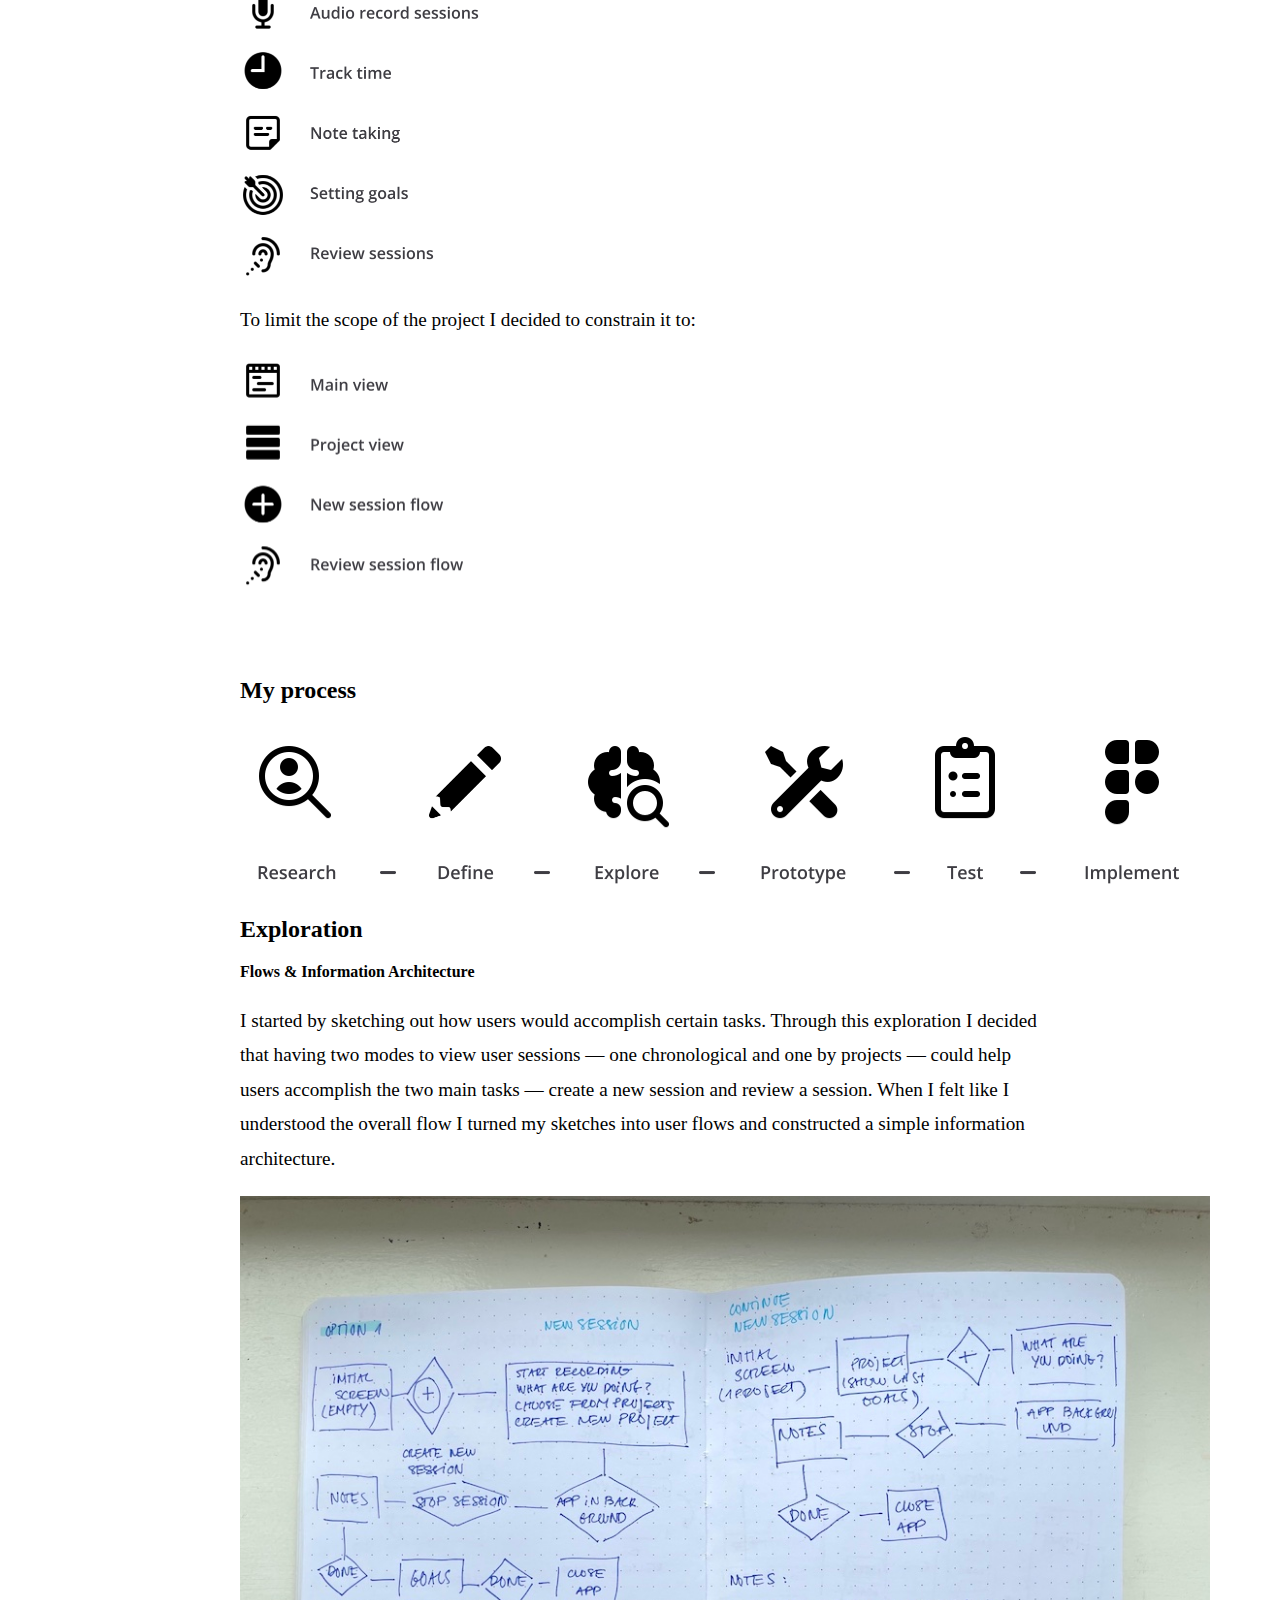
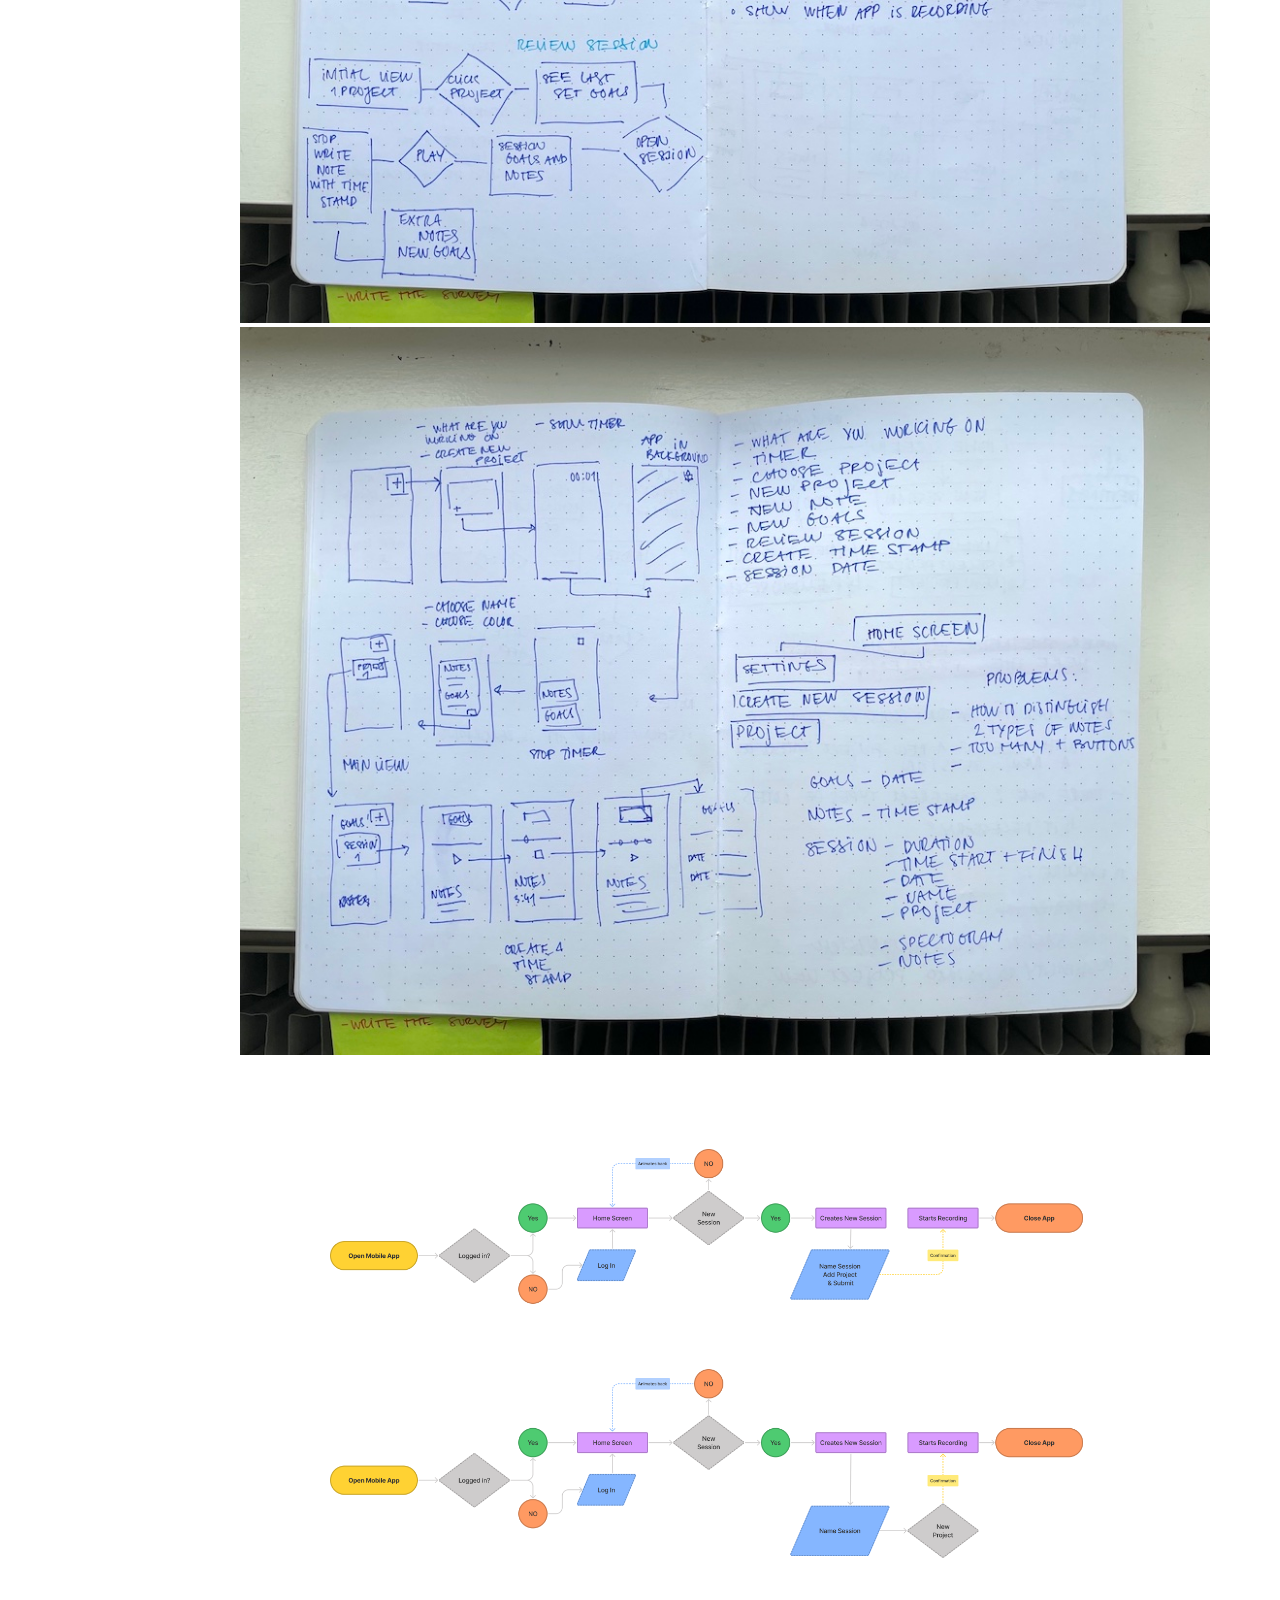
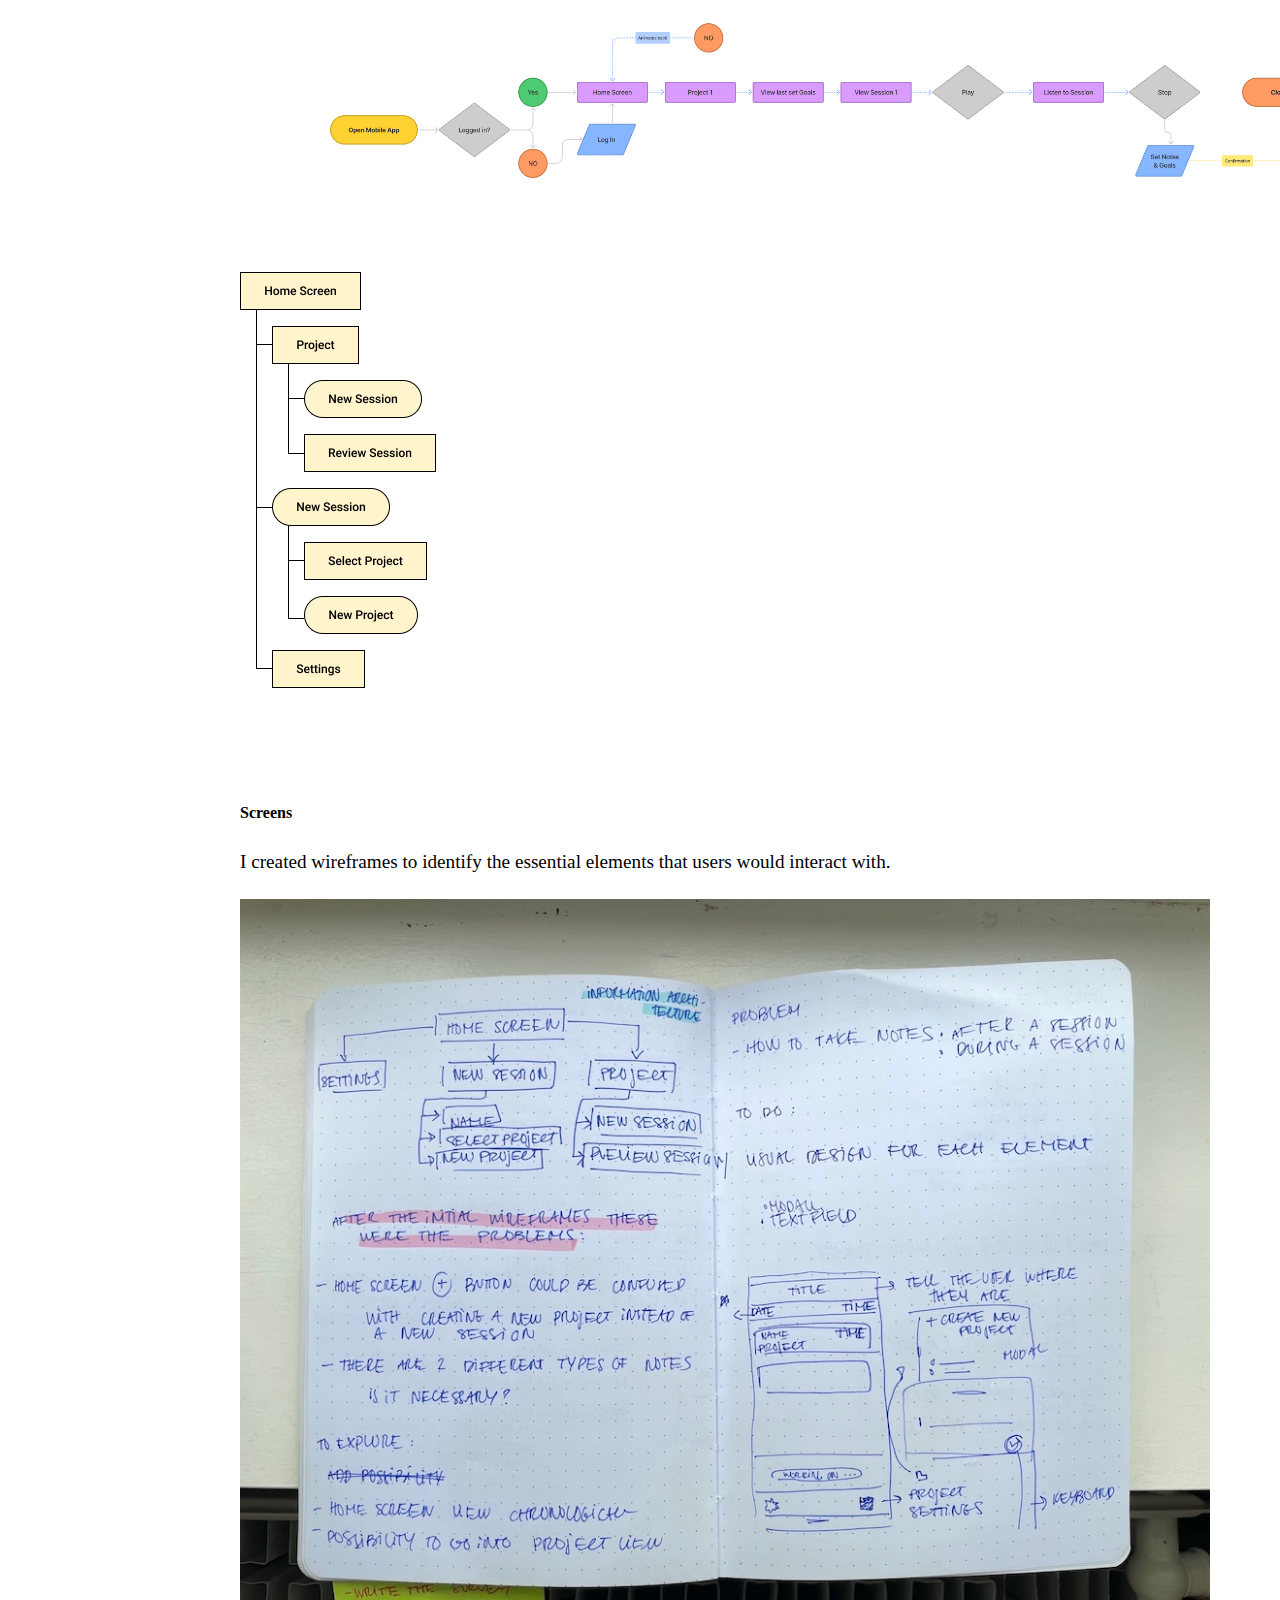
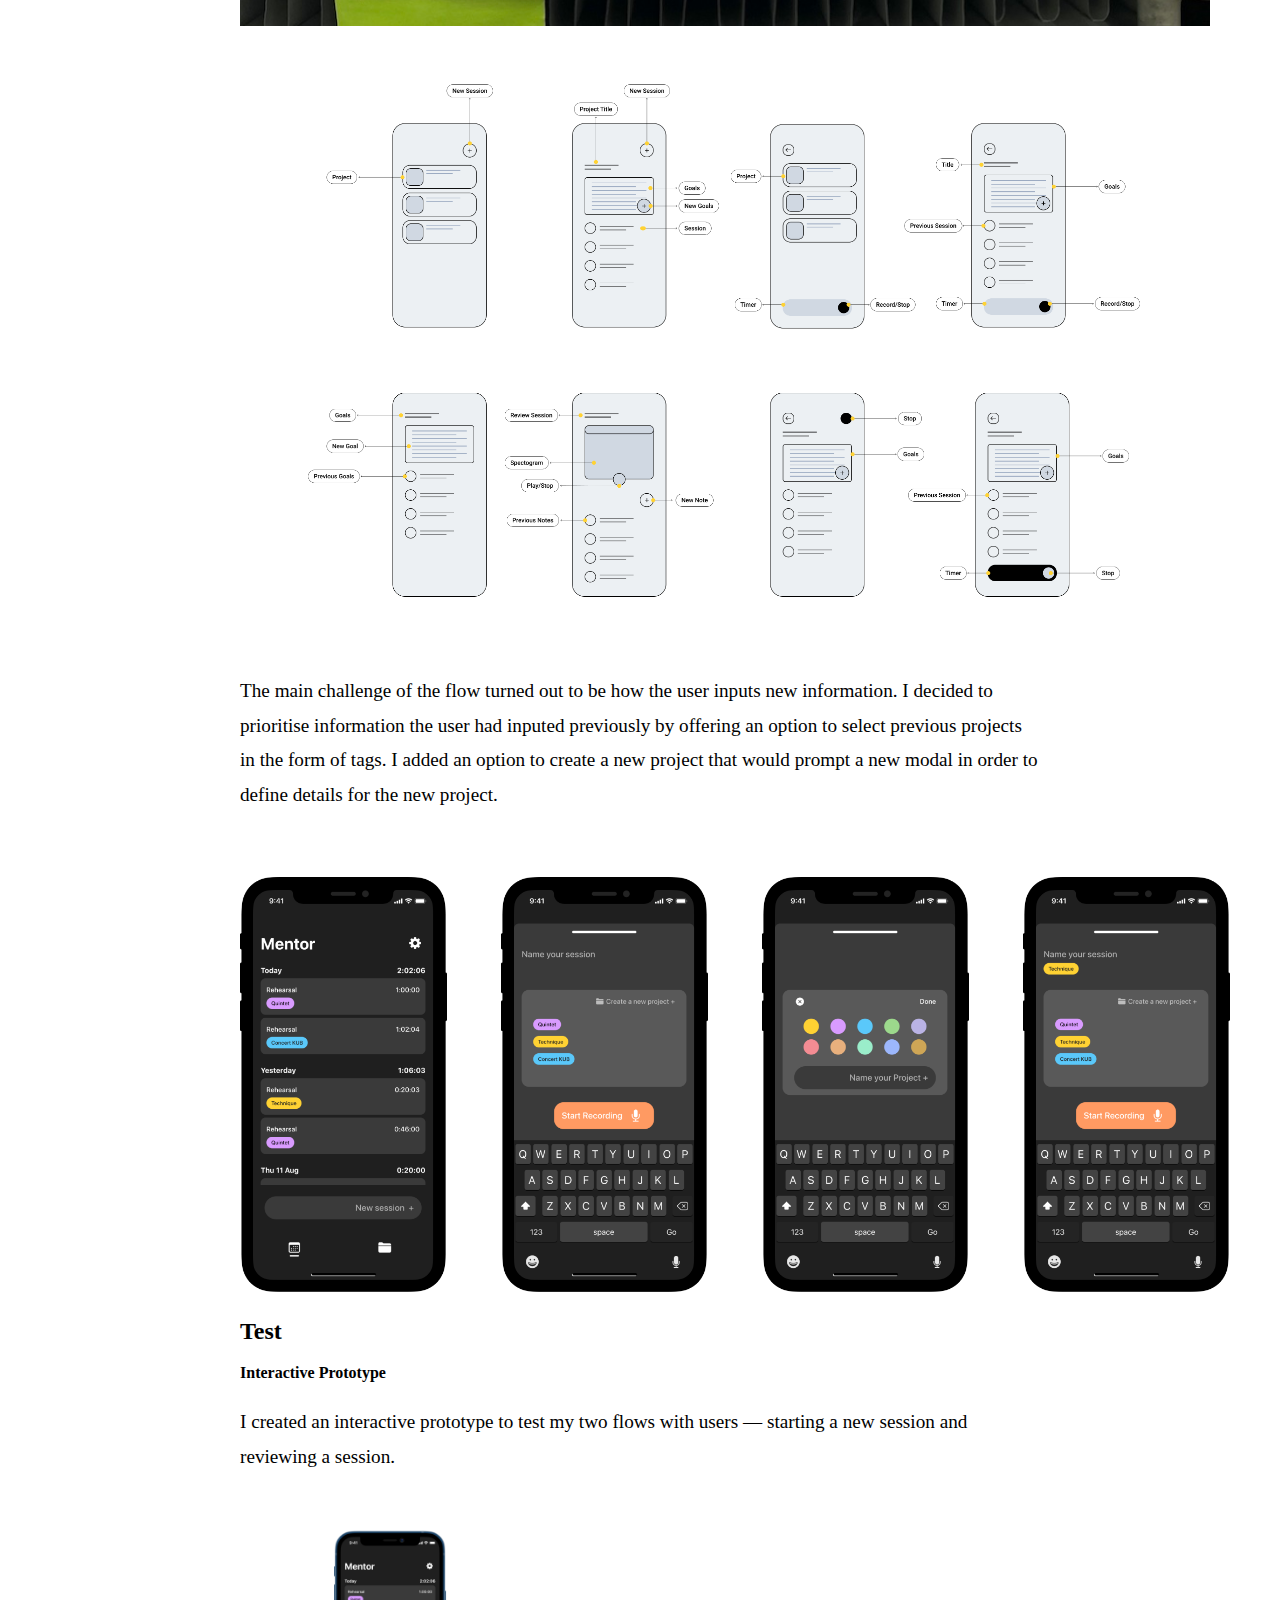
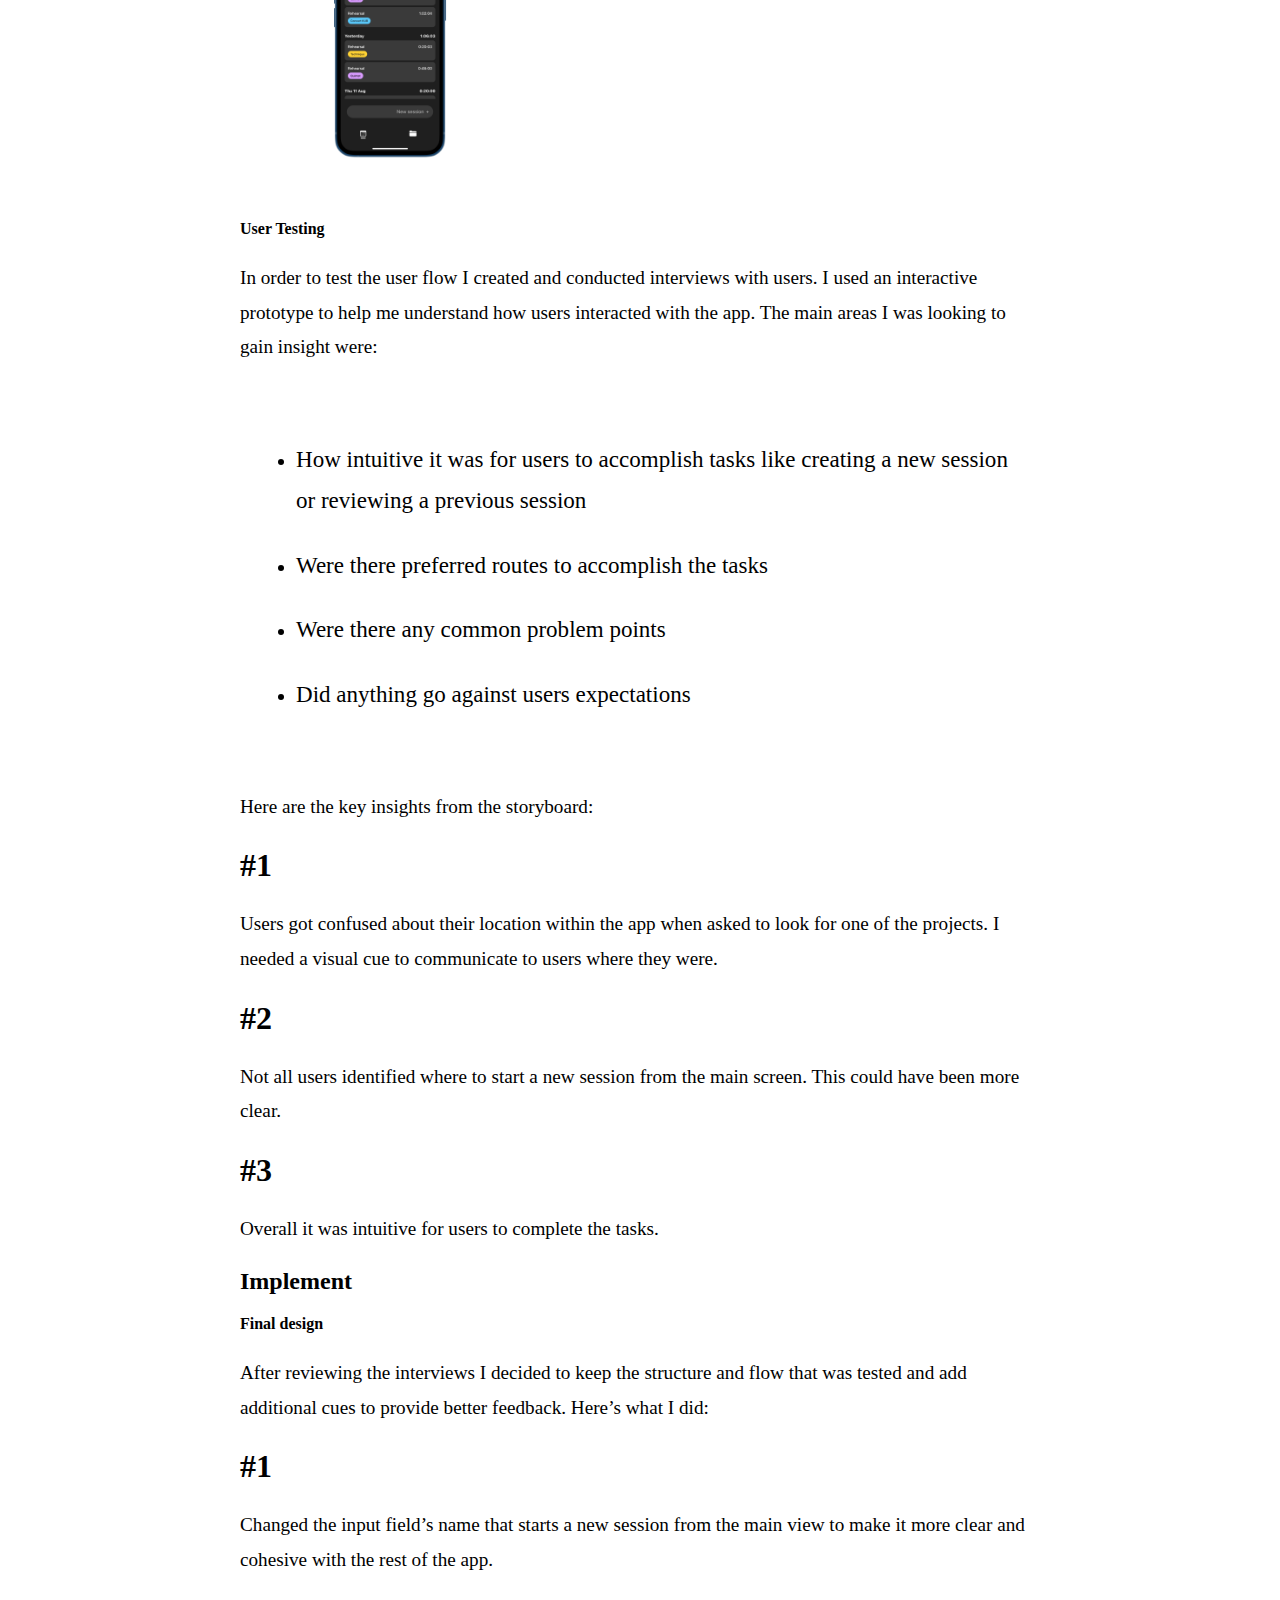
<file: mentor.html>
<!DOCTYPE html>
<html lang="en">
	<head>
		<title>Margarida Yokochi Portfolio</title>
		<link rel="stylesheet" href="style.css">
        <!-- <link rel="icon" href="MY_icon.png" type="image/png" sizes="16x16"> -->
		<meta charset="UTF-8">
		<meta name="description" content="Portfolio Test">
		<meta name="keywords" content="Design, Portfolio">
		<meta name="author" content="Margarida Yokochi">
		<meta name="viewport" content="width=device-width, initial-scale=1.0">
	</head>

	<body>
        <!-- Navbar -->
		<nav class="navbar">
            <a href="index.html">Portfolio</a>
        </nav>
        
        <div class="hero-mentor">
            <img src="Media/Mentor/Mentor_thumbnail_transparent.png" class="responsive">
        </div>

        <!-- Case Study -->
        <div class="case-study">
            <div class="case-study-text">
                <h1>Mentor</h1>
				<h2 class="client">Personal Project</h2>
                <h3>Concept for an app based on principles of deliberate practice.</h3>
                <div class="tags">
                    <p>UI/UX</p>
                    <p>Mobile</p>
                    <p>User Testing</p>
                </div>
				<h4>Overview</h4>
				<hr style="width:100%">
				<p>The psychology of learning is something that captivates me and I often find myself looking for opportunities to use technology to enhance the learning experience. This project was inspired by research on practice techniques from peak performance fields like music and sports. I explored how to make use of these techniques to learn and develop skills.</p>	
				<h4>Sector</h4>
				<hr style="width:100%">
				<p>Personal development | Education</p>
				<h4>My Role</h4>
				<hr style="width:100%">
				<p>Visual design | User Experience | User Testing</p>
				<p>August 2021</p>
            </div>

			<img src="Media/Mentor/Screens@2x.png" class="responsive-infographic" width="1000" height="1000">
			
			<div class="case-study-text">
				<p>Mentor is a concept for an app that leverages the principles of deliberate practice. The purpose of the app is to help users learn and improve skills. It can be used to log practice sessions and provides a space where users can organise and review their progress. By making use of audio recording, users can analyse their sessions, take notes on what they want to improve and set goals for future sessions. Due to the audio nature of the app, it is targeted to people looking to improve skills with an audio based component like music performance and public speaking.</p>
				<img src="Media/Mentor/Athlete@2x.png" class="responsive-image" width="530px" height="530px">
				<h2>Research / Book Insights</h2>
				<p>This project was inspired by the book Peak, written by Anders Ericsson and Robert Pool. The book is centred around their research on learning strategies and specifically looked at peak performance fields, like music and sports. They found that a key element that distinguishes those who reach the top of their fields is something they called deliberate practice. Deliberate practice refers to the notion that developing a skill does not only come down to the amount of time spent practicing but to the quality of that practice. Here are a few aspects that characterise deliberate practice and are crucial for learning and developing skills:</p>
                <ul>
                    <li><p>Learning occurs outside of your comfort zone</p></li>
                    <li><p>Dedicated focused time is necessary to develop a skill</p></li>
                    <li><p>Analysing your work and the work of others can be helpful to create mental representations of what success looks like</p></li>
                    <li><p>Mistakes are often the most powerful learning opportunities</p></li>
                </ul>
                <p>From the insights on deliberate practice I gathered that making use of these strategies could be crucial for making learning more effective and efficient. I proposed that users could benefit from using an app based on these principles to learn and improve skills.</p>
                <p>The key insights from deliberate practice that the app would leverage were:</p>
                <h6 style="font-size: 2em;">#1 Feedback</h6>
                <p>The user could listen back and analyse their performance with the possibility to take notes at specific times</p>
                <h6 style="font-size: 2em;">#2 Dedicated focus</h6>
                <p>The app would log the practice sessions and help to increase focus while itself limiting distractions</p>
                <h6 style="font-size: 2em;">#3 Learning from mistakes</h6>
                <p>The user would have the opportunity to listen back to their performance and spot areas for improvement that could have otherwise been missed</p>
            </div>

			<div class="lilac-section">
				<div class="case-study-text">
					<h2>Opportunity statement</h2>
                    <h3>Combining deliberate practice techniques with technology could result in a powerful tool to help users have more effective and efficient practice sessions</h3>
				</div>
			</div>

			<div class="case-study-text">
				<h2>Define</h2>
				<h4>The Users</h4>
				<p>I started thinking about potential users and use cases to better understand their goals, needs and pain-points.</p>
                <img src="Media/Mentor/Users.png" class="responsive-image" width="656" height="auto">
			</div>

			<div class="case-study-text">
				<h4>Storyboard</h4>
                <p>Creating a storyboard helped me empathise with potential users and figure out which features to prioritise.</p>
			</div>

            <img src="Media/Mentor/Sketches/storyboard.jpg" class="responsive-infographic" width="970" height="auto">

			<div class="case-study-text">
				<p>Here are the key insights from the storyboard:</p>
				<h6 style="font-size: 2em;">#1</h6>
                <p>The design and user experience should be as unobtrusive as possible during a practice session in order to help foster <strong>full attention</strong> of the user on their task</p>
                <h6 style="font-size: 2em;">#2</h6>
                <p>Users might want to <strong>take notes</strong> right after a session</p>
                <h6 style="font-size: 2em;">#3</h6>
                <p>Session reviews can be an important stage of developing a skill and <strong>spotting areas</strong> for improvement</p>
            </div>

            <div class="lilac-section">
                <div class="case-study-text">
                    <h4>Project goals & constraints</h4>
                    <p>At this stage I defined the specific goals of the project as well as constraints. Based on the insights from the target users I identified two main user goals: <strong>Improve skills & track progress</strong>. I assumed that users expected to see a clear benefit from using the app. Some ways this success could be measured included:</p>
                    <img src="Media/Mentor/Measure2x.png" class="responsive-image" width="540" height="auto">
                    <p>The required features included:</p>
                    <img src="Media/Mentor/Features2x.png" class="responsive-image" width="540" height="auto">
                    <p>To limit the scope of the project I decided to constrain it to:</p>
                    <img src="Media/Mentor/Scope@2x.png" class="responsive-image" width="540" height="auto">   
                </div>
            </div>
			
			
			<div class="case-study-text">
				<h2>My process</h2>
				<img src="Media/Mentor/MyProcess.png" class="responsive-image" width="958" height="auto">
			</div>

            <div class="case-study-text">
				<h2>Exploration</h2>
                <h4>Flows & Information Architecture</h4>
				<p>I started by sketching out how users would accomplish certain tasks. Through this exploration I decided that having two modes to view user sessions — one chronological and one by projects — could help users accomplish the two main tasks — create a new session and review a session. When I felt like I understood the overall flow I turned my sketches into user flows and constructed a simple information architecture.</p>
			</div>

            <img src="Media/Mentor/Sketches/IMG_0377.jpeg" class="responsive-infographic" width="970" height="auto">
            <img src="Media/Mentor/Sketches/IMG_0378.jpeg" class="responsive-infographic" width="970" height="auto">
            <img src="Media/Mentor/Flows.png" class="responsive-infographic" style="margin:10vh" width="1000" height="auto">
            <img src="Media/Mentor/Architecture.png" class="responsive-small" style="margin-bottom:10vh" width="196" height="auto">

            <div class="case-study-text">
                <h4>Screens</h4>
				<p>I created wireframes to identify the essential elements that users would interact with.</p>
			</div>

            <img src="Media/Mentor/Sketches/IMG_0379.jpeg" class="responsive-infographic" width="970" height="auto">
            <img src="Media/Mentor/Wireframes@2x.png" class="responsive-infographic" width="970" height="auto">
            <div class="case-study-text">
				<p>The main challenge of the flow turned out to be how the user inputs new information. I decided to prioritise information the user had inputed previously by offering an option to select previous projects in the form of tags. I added an option to create a new project that would prompt a new modal in order to define details for the new project.</p>
			</div>
            <img src="Media/Mentor/input_flow@2x.png" class="responsive-infographic" style="margin-top: 5vh;" width="990" height="auto">

            <div class="case-study-text">
				<h2>Test</h2>
                <h4>Interactive Prototype</h4>
				<p>I created an interactive prototype to test my two flows with users — starting a new session and reviewing a session.</p>
                <img src="Media/Mentor/Mentor_thumbnail_transparent.png" class="responsive-image" width="300" height="300">
                <h4>User Testing</h4>
                <p>In order to test the user flow I created and conducted interviews with users. I used an interactive prototype to help me understand how users interacted with the app. The main areas I was looking to gain insight were:</p>
                <ul>
                    <li><p>How intuitive it was for users to accomplish tasks like creating a new session or reviewing a previous session</p></li>
                    <li><p>Were there preferred routes to accomplish the tasks</p></li>
                    <li><p>Were there any common problem points</p></li>
                    <li><p>Did anything go against users expectations</p></li>
                </ul>
            </div>

            <div class="lilac-section">
                <div class="case-study-text">
                    <p>Here are the key insights from the storyboard:</p>
				    <h6 style="font-size: 2em;">#1</h6>
                    <p>Users got confused about their location within the app when asked to look for one of the projects. I needed a visual cue to communicate to users where they were.</p>
                    <h6 style="font-size: 2em;">#2</h6>
                    <p>Not all users identified where to start a new session from the main screen. This could have been more clear.</p>
                    <h6 style="font-size: 2em;">#3</h6>
                    <p>Overall it was intuitive for users to complete the tasks.</p>    
                </div>
            </div>

            <div class="case-study-text">
				<h2>Implement</h2>
                <h4>Final design</h4>
				<p>After reviewing the interviews I decided to keep the structure and flow that was tested and add additional cues to provide better feedback. Here’s what I did:</p>
                
                <h6 style="font-size: 2em;">#1</h6>
                <p>Changed the input field’s name that starts a new session from the main view to make it more clear and cohesive with the rest of the app.</p>
                <h6 style="font-size: 2em;">#2</h6>
                <p>Removed the settings from the tab bar because I realised it wasn’t something that users would access regularly.</p>
                <h6 style="font-size: 2em;">#3</h6>
                <p>Added two states to the tab bar icons to better signal the user’s location.</p>    
            </div>

            <div class="lilac-section">
                <div class="case-study-text">
                    <h4>Final Prototype</h4>
                <p>Check out the final prototype <a class="view" href="https://www.figma.com/proto/7xm2l5PS3E4zMbCivxjbS7/Mentor?node-id=109%3A739&scaling=min-zoom&page-id=0%3A1&starting-point-node-id=109%3A739" target="_blank">here.</a></p>   
                </div>
            </div>

            <div class="case-study-text">
				<h2>Final Thoughts</h2>
                <p>The main focus of this project was on making the tasks easy and intuitive to accomplish. From what I observed this was successful although I could identify moments where users lacked proper feedback and became confused. I learned that making sure users know where they are coming from, where they are going and where they are, are essential cues to guide them through the tasks.</p>
                <p>With more resources I would have liked to conduct preliminary research at the beginning of the project on potential users to better understand the real problems they are facing and goals they want to accomplish. Also, more usability testing would have helped in getting a better understanding of how users interact with the app.</p>
                <p>I ended up limiting the features to focus on laying out the structure of the app with the most essential elements. It could be interesting to follow up with research on one of the initial features I had planned — setting goals — and work through how and if this could/should be implemented. </p>
                   
            </div>

			<div>
				<a href="foodprint.html" class="view"><h5>View Next Case Study</h5></a>
			</div>
        </div>
		

        <!-- Footer -->
		<footer class="footer">
			<div class="socials">
				<a href="mailto:margaridayokochi@icloud.com">
					<img  src="socials/mail@4x.png" width="40" height="auto">
				</a>
				<a href="https://mobile.twitter.com/yokochidesign" target="_blank">
					<img  src="socials/twitter@2x.png" width="46" height="auto">
				</a>
				<a href="https://dribbble.com/Yokochi" target="_blank">
					<img  src="socials/dribbble@4x.png" width="32" height="auto">
				</a>
				<a href="https://www.instagram.com/red_yellow_and_blue/" target="_blank">
					<img  src="socials/instagram@4x.png" width="32" height="auto">
				</a>
			</div>
			<p style="text-align: center; width: 90vw;">Designed and built by Margarida Yokochi<br>&#169; June 2021</p>
        </footer>
    </body>

</html>
</file>
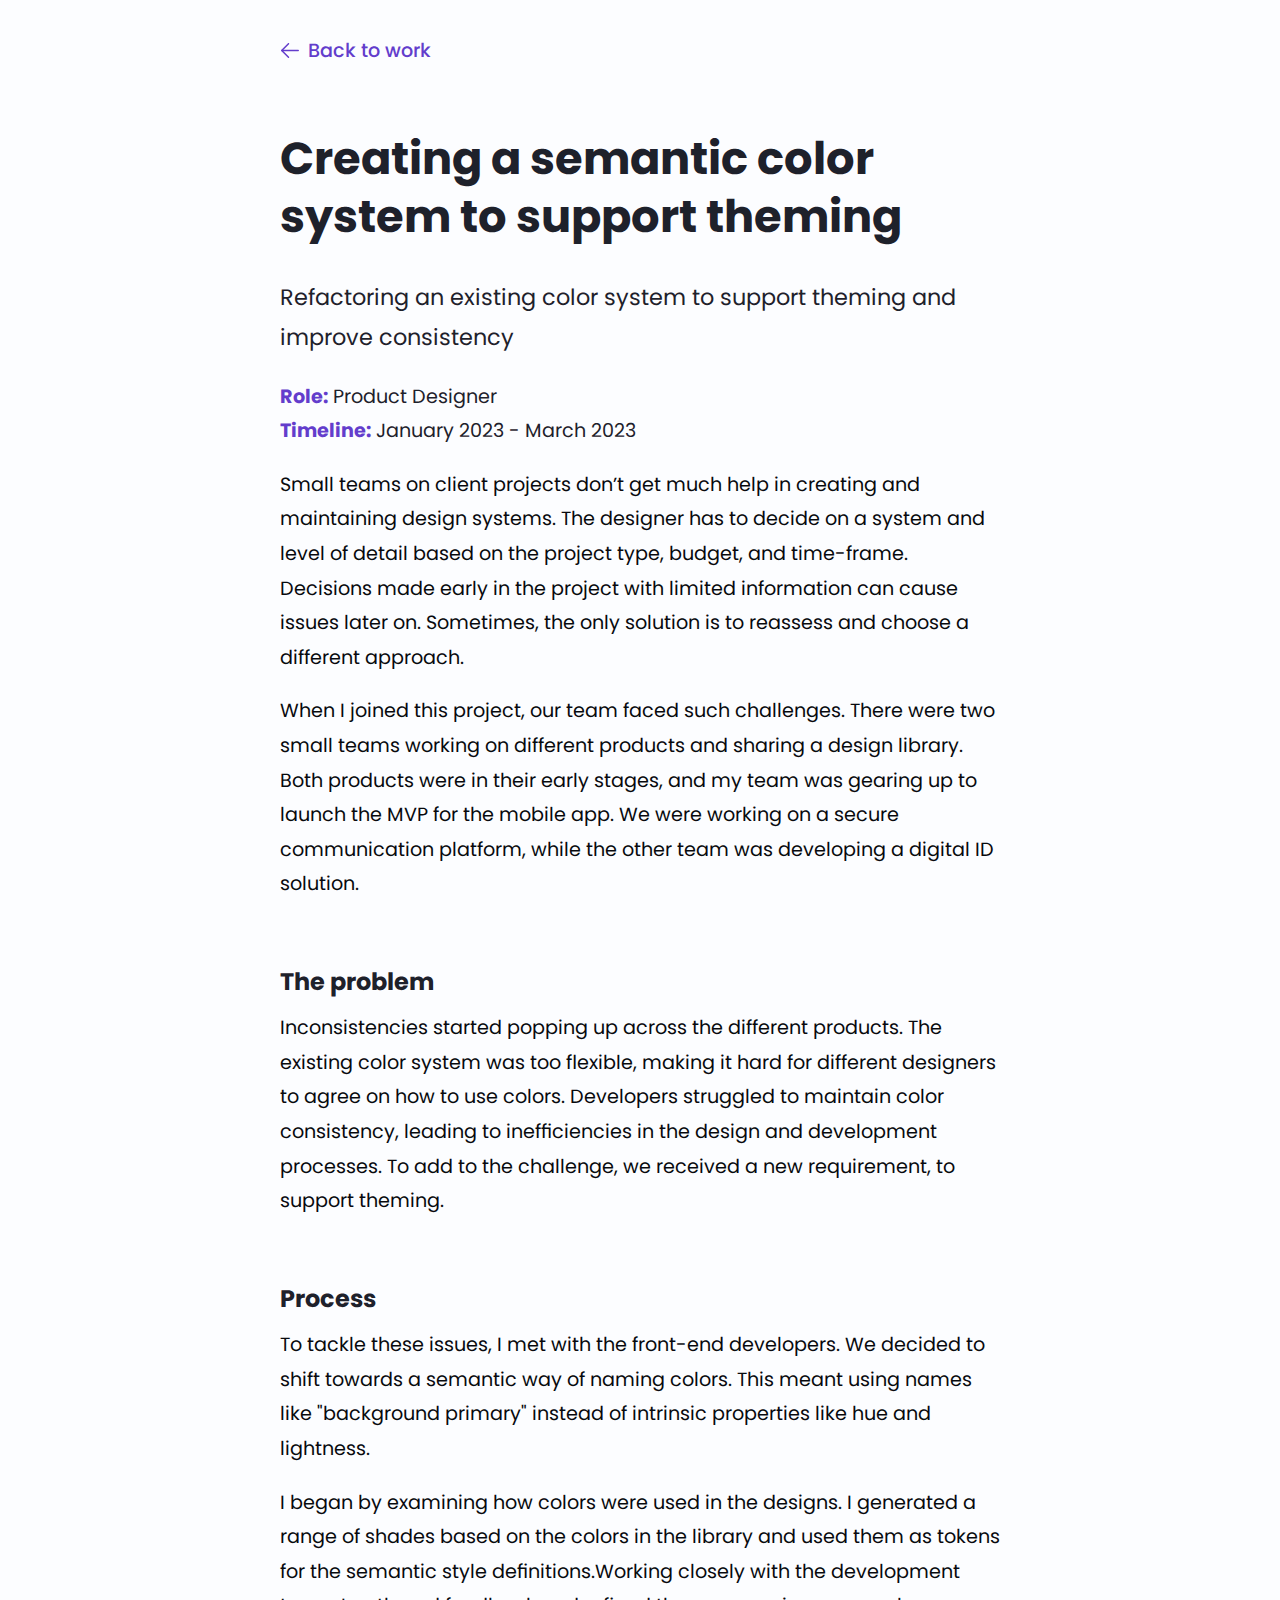
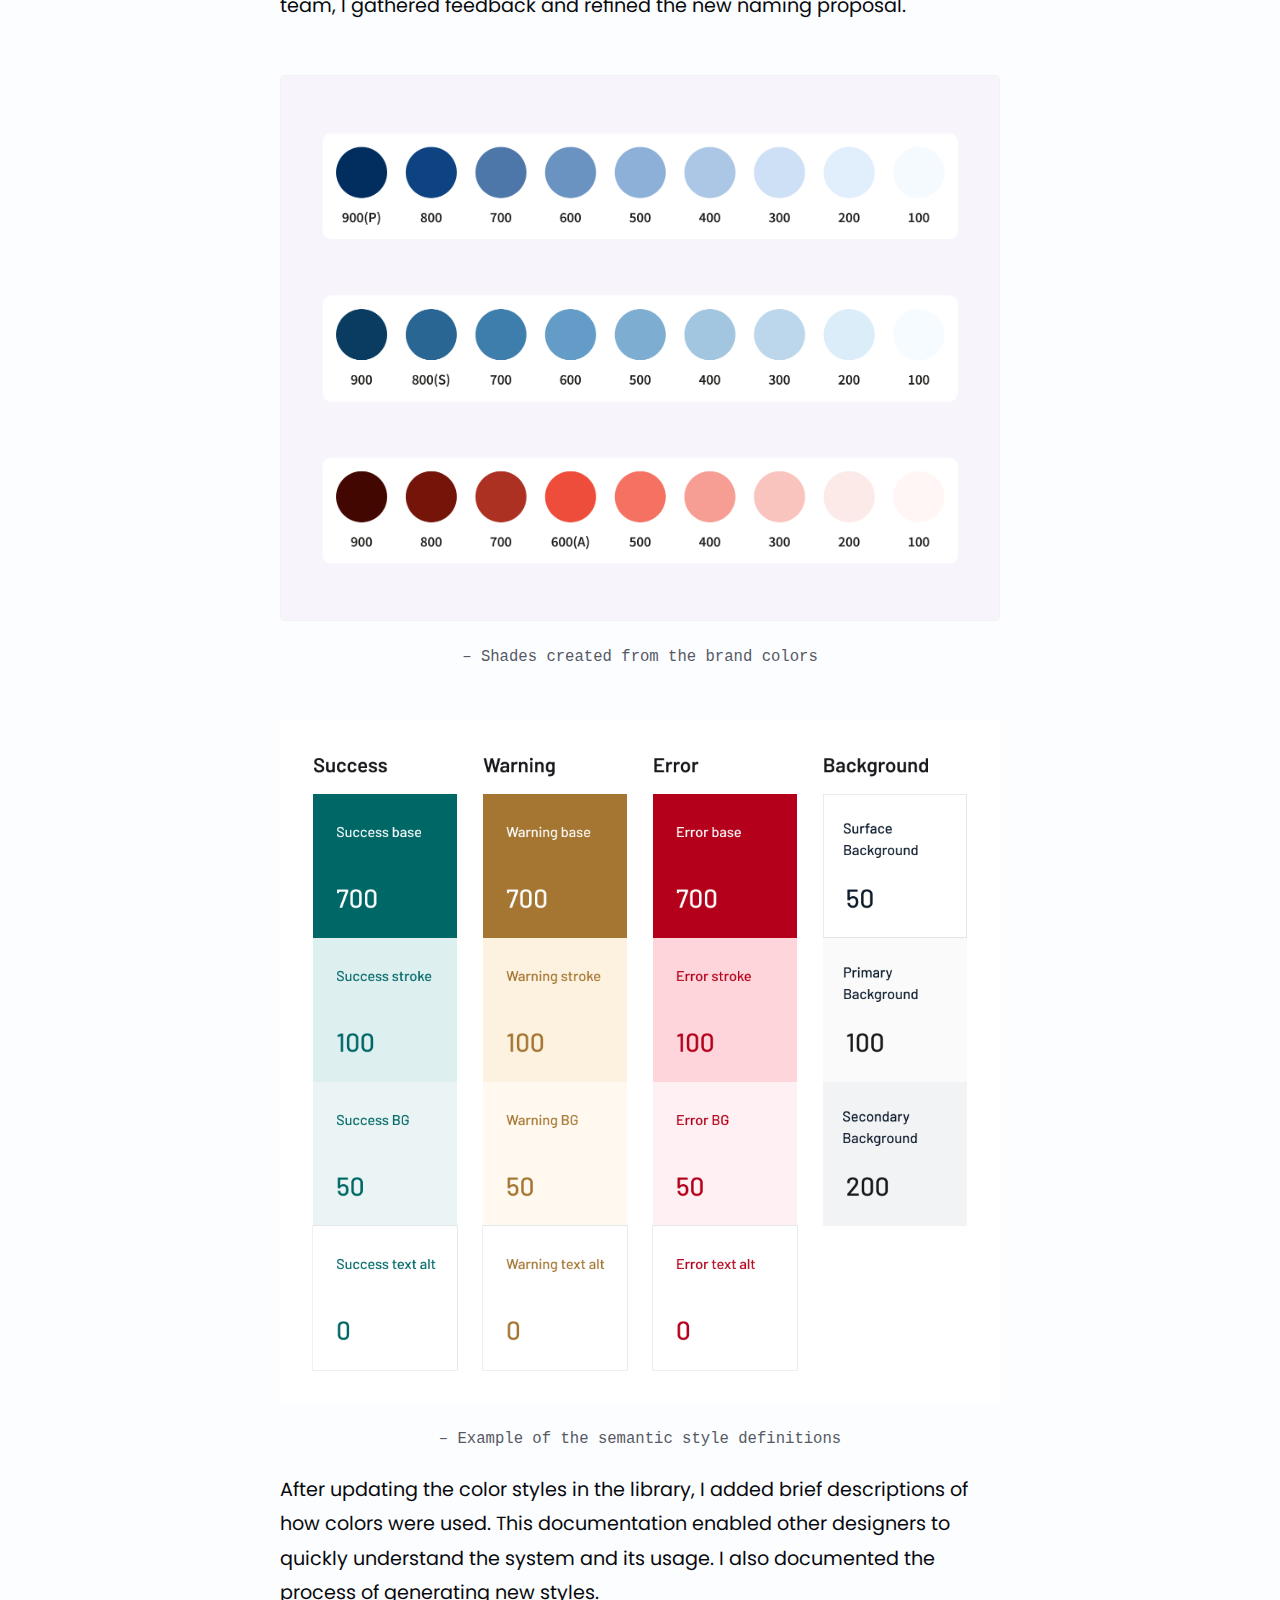
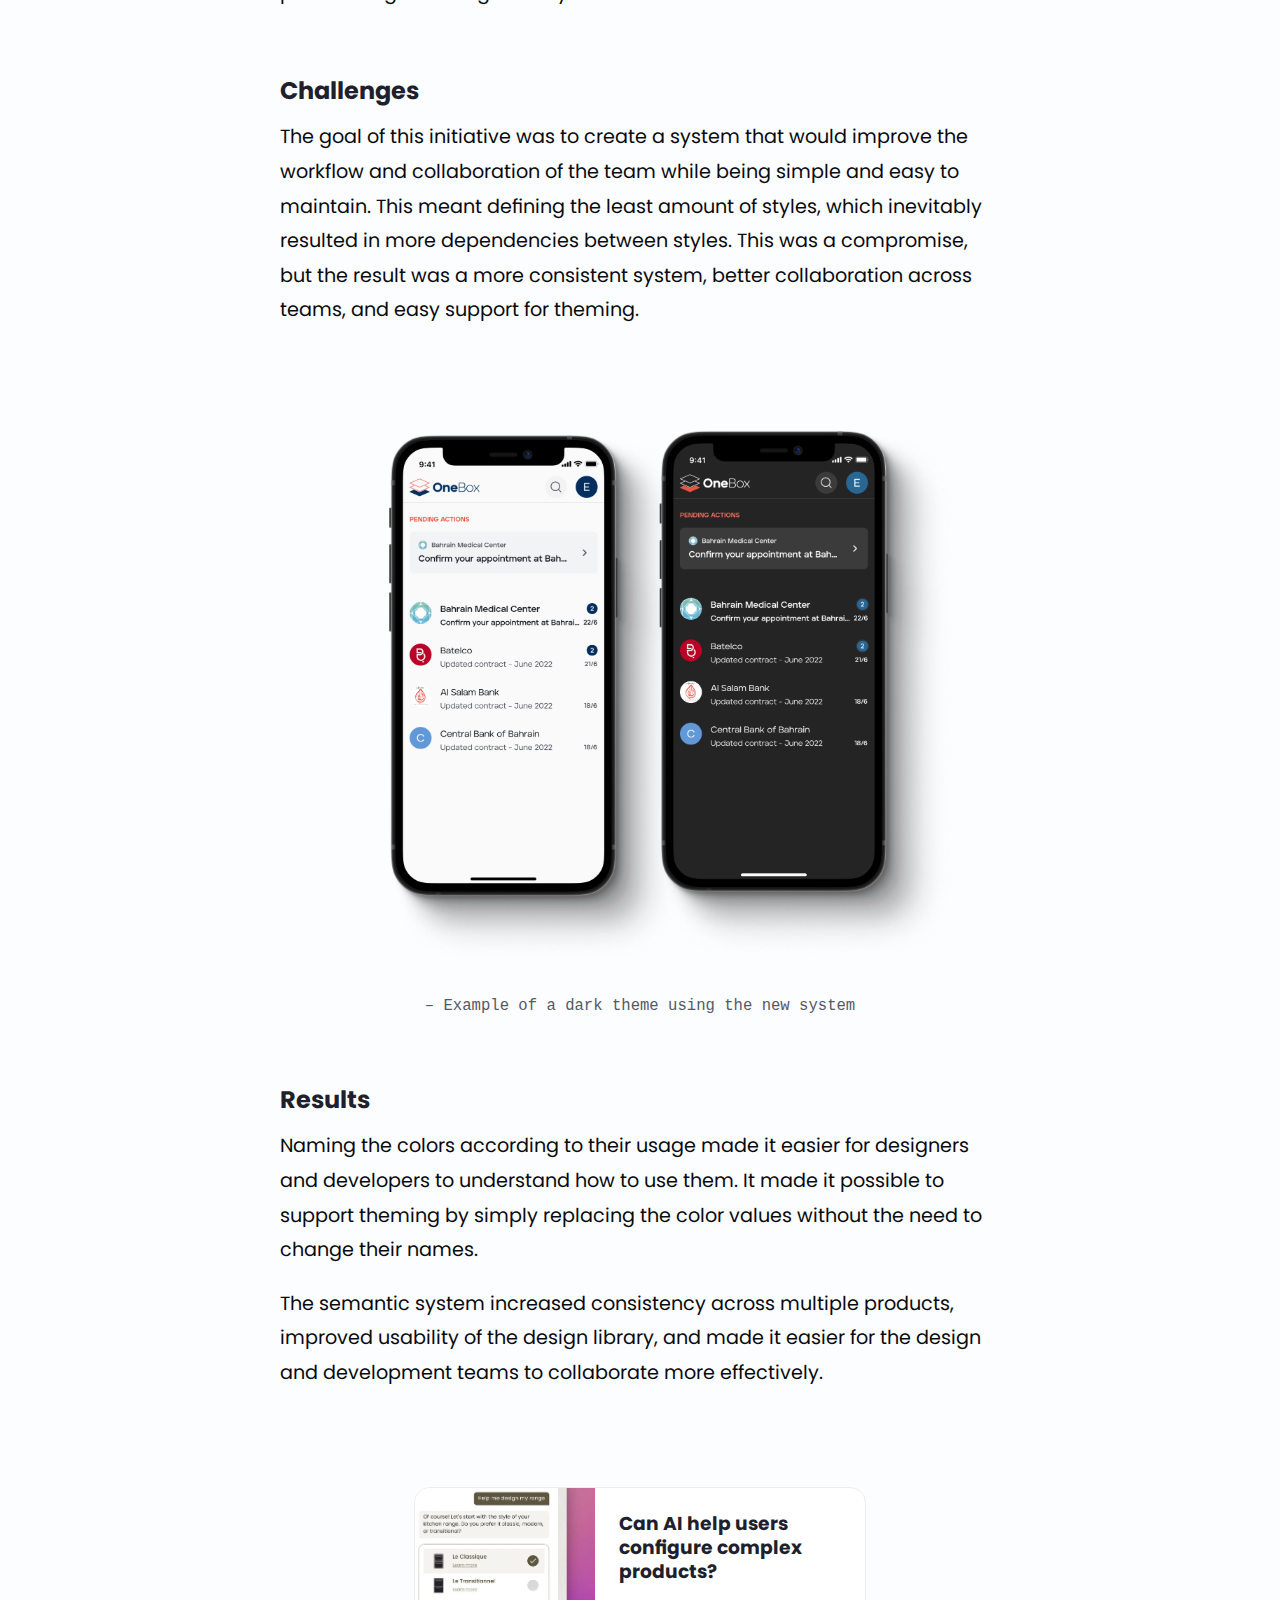
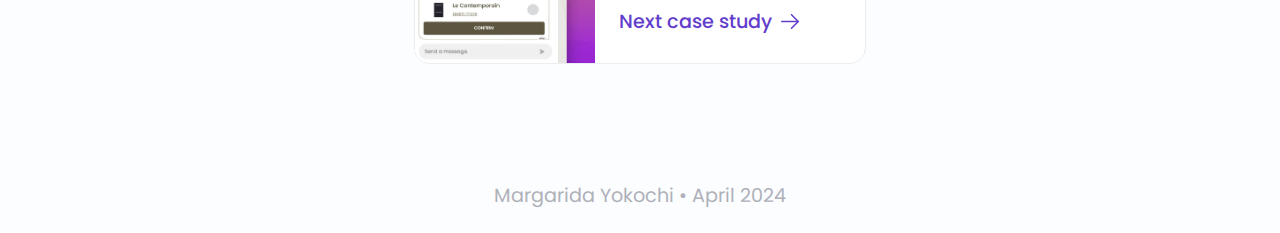
<file: semantic.html>
<!DOCTYPE html>
<html lang="en">
  <head>
    <meta charset="UTF-8">
    <meta name="viewport" content="width=device-width, initial-scale=1.0">
    <link rel="icon" href="assets/images/logo.png">
    <title>Margarida Yokochi Portfolio</title>
    <meta name="description" content="Portfolio Test">
		<meta name="keywords" content="Design, Portfolio">
		<meta name="author" content="Margarida Yokochi">
    <link rel="stylesheet" href="properties.css">
    <link rel="stylesheet" href="style.css">
  </head>
  <body>
    <!-- Navbar -->
		<nav class="back">
      <a type="button" class="button"  href="index.html">
        <svg width="24" height="24" viewBox="0 0 24 24" class="icon" xmlns="http://www.w3.org/2000/svg">
          <path fill-rule="evenodd" clip-rule="evenodd" d="M21.001 12.5C21.001 12.0858 20.6652 11.75 20.251 11.75H3.75098C3.33676 11.75 3.00098 12.0858 3.00098 12.5C3.00098 12.9142 3.33676 13.25 3.75098 13.25H20.251C20.6652 13.25 21.001 12.9142 21.001 12.5Z"/>
          <path fill-rule="evenodd" clip-rule="evenodd" d="M11.0303 5.21968C10.7374 4.92678 10.2626 4.92678 9.96967 5.21968L3.21967 11.9697C2.92678 12.2626 2.92678 12.7374 3.21967 13.0303L9.96967 19.7803C10.2626 20.0732 10.7374 20.0732 11.0303 19.7803C11.3232 19.4874 11.3232 19.0126 11.0303 18.7197L4.81066 12.5L11.0303 6.28034C11.3232 5.98744 11.3232 5.51257 11.0303 5.21968Z"/>
          </svg>Back to work          
      </a>
   </nav>

    <div class="content">
      <div>
        <h1>Creating a semantic color system to support theming</h1>
        <p class="subtitle">Refactoring an existing color system to support theming and improve consistency</p>
        <p class="details"><em >Role:</em> Product Designer<br><em>Timeline:</em></b> January 2023 - March 2023</p>
        
      </div>
       
      <div class="section">
        <p>Small teams on client projects don’t get much help in creating and maintaining design systems. The designer has to decide on a system and level of detail based on the project type, budget, and time-frame. Decisions made early in the project with limited information can cause issues later on. Sometimes, the only solution is to reassess and choose a different approach.</p>
        <p>When I joined this project, our team faced such challenges. There were two small teams working on different products and sharing a design library. Both products were in their early stages, and my team was gearing up to launch the MVP for the mobile app. We were working on a secure communication platform, while the other team was developing a digital ID solution.</p>
      </div>
      <div class="section">
        <h2 id="problem">The problem</h2>
        <p>Inconsistencies started popping up across the different products. The existing color system was too flexible, making it hard for different designers to agree on how to use colors. Developers struggled to maintain color consistency, leading to inefficiencies in the design and development processes. To add to the challenge, we received a new requirement, to support theming.</p>
      </div>

      

      <div class="section">
        <h2 id="process">Process</h2>
        <p>To tackle these issues, I met with the front-end developers. We decided to shift towards a semantic way of naming colors. This meant using names like "background primary" instead of intrinsic properties like hue and lightness.</p>
        <p>I began by examining how colors were used in the designs. I generated a range of shades based on the colors in the library and used them as tokens for the semantic style definitions.Working closely with the development team, I gathered feedback and refined the new naming proposal.</p>
        <img src="assets/semantic/palette.webp" class="image" alt="">
        <p class="annotation">– Shades created from the brand colors</p>
        <img src="assets/semantic/styles.webp" class="image" alt="">
        <p class="annotation">– Example of the semantic style definitions</p>
        <p>After updating the color styles in the library, I added brief descriptions of how colors were used. This documentation enabled other designers to quickly understand the system and its usage. I also documented the process of generating new styles.</p>
      </div>

      <div class="section">
        <h2 id="challenges">Challenges</h2>
        <p>The goal of this initiative was to create a system that would improve the workflow and collaboration of the team while being simple and easy to maintain. This meant defining the least amount of styles, which inevitably resulted in more dependencies between styles. This was a compromise, but the result was a more consistent system, better collaboration across teams, and easy support for theming.</p>
        <img src="assets/semantic/semantic-noBG.webp" class="image" alt="">
        <p class="annotation">– Example of a dark theme using the new system</p>
      </div>

      <div class="section">
        <h2 id="results">Results</h2>
        <p>Naming the colors according to their usage made it easier for designers and developers to understand how to use them. It made it possible to support theming by simply replacing the color values without the need to change their names.</p>
        <p>The semantic system increased consistency across multiple products, improved usability of the design library, and made it easier for the design and development teams to collaborate more effectively.</p>
      </div>
    </div>

    <div class="link-card-container">
      <a class="link-card" type="button" href="ai.html">
        <img src="assets/ai/ai.webp" class="thumbnail" width="auto" height="auto">
        <div class="container">
          <div>
            <h3>Can AI help users configure complex products?</h3>
            <!-- <p>Creating responsive 3D product configurators using modular design principles.</p> -->
          </div>
          <div class="card-button">Next case study
            <svg width="24" height="24" viewBox="0 0 24 24" class="icon" xmlns="http://www.w3.org/2000/svg">
              <path fill-rule="evenodd" clip-rule="evenodd"
                d="M3 12.5C3 12.0858 3.33579 11.75 3.75 11.75H20.25C20.6642 11.75 21 12.0858 21 12.5C21 12.9142 20.6642 13.25 20.25 13.25H3.75C3.33579 13.25 3 12.9142 3 12.5Z" />
              <path fill-rule="evenodd" clip-rule="evenodd"
                d="M12.9706 5.21967C13.2635 4.92678 13.7384 4.92678 14.0313 5.21967L20.7813 11.9697C21.0742 12.2626 21.0742 12.7374 20.7813 13.0303L14.0313 19.7803C13.7384 20.0732 13.2635 20.0732 12.9706 19.7803C12.6778 19.4874 12.6778 19.0126 12.9706 18.7197L19.1903 12.5L12.9706 6.28033C12.6778 5.98744 12.6778 5.51256 12.9706 5.21967Z" />
            </svg>
          </div>
        </div>
      </a>
    </div>

    <footer>
      <div>
        <p class="footer">Margarida Yokochi &#x2022 April 2024</p>
      </div>
  </footer>

  </body>
</html>
</file>
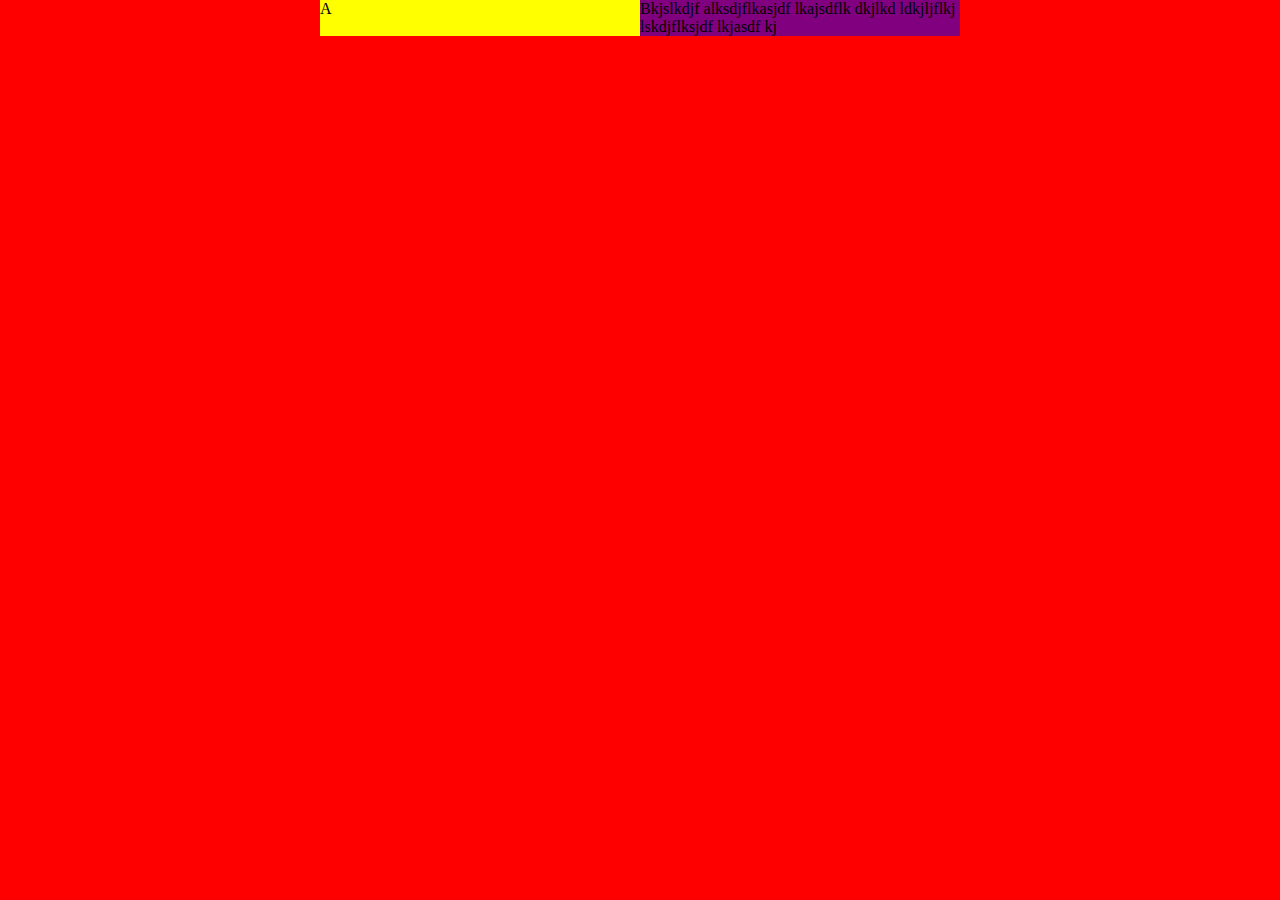
<file: test.html>
<!DOCTYPE html>
<html lang="en">
  <head>
    <meta charset="UTF-8">
    <meta name="viewport" content="width=device-width, initial-scale=1.0">
    <meta http-equiv="X-UA-Compatible" content="ie=edge">
    <title>HTML 5 Boilerplate</title>
    <style>
        body {
            background-color: red;
            margin: 0;
        }

        #container {
            background-color: blue;
            max-width: 640px;
            margin: auto;
        }

        #flexboxContainer {
            background-color: cyan;
            display: grid;
            grid-template-columns: minmax(0, 1fr) minmax(0, 1fr);
            grid-auto-flow: column;
        }

        @media only screen and (max-width: 600px) {
            #flexboxContainer {
                grid-auto-flow: row;
                grid-template-columns: none;
            }
        }

        #a {
            background-color: yellow;
        }
        #b {
            background-color: purple;
        }
    </style>
  </head>
  <body>
	<div id="container">
        <div id="flexboxContainer">
            <div id="a">A</div>
            <div id="b">Bkjslkdjf alksdjflkasjdf lkajsdflk dkjlkd ldkjljflkj lskdjflksjdf lkjasdf kj</div>
        </div>
    </div>
  </body>
</html>
</file>
<file: properties.css>
:root {
	--navigation-width: 200px;
	--content-max-width: 720px;
	--animation-duration: 0.3s;
	--tiny: 2px;
	--small: 4px;
	--medium: 8px;
	--large: 16px;
	--super: 24px;
}

@media (prefers-reduced-motion) {
	:root { --animation-duration: 0s; }
}

@media (prefers-color-scheme: light) {
	:root {
		--primary: #080A0E;
		--secondary: #1E212B;
		--subdued: #555964;
		--mark: #AEB1B9;
		--accent: #633DCC;
		--accentHover: #825DE8;
		--background: #FCFDFF;
		--surface: #ffffff;
		--accentBackground: #F7F4FC;
		--stroke: #ECEDF1;
		--shadow: 0px 2px 12px #cccccc;
	}
}
@media (prefers-color-scheme: dark) {
	:root {
		--primary: #FCFDFF;
		--secondary: #ECEDF1;
		--subdued: #AEB1B9;
		--mark: #90949D;
		--accent: #C2B2EE;
		--accentHover: #D8CEF5;	
		--background: #1D1E24;
		--surface: #292B33;
		--accentBackground: #150A33;
		--stroke: #393C47;
		--shadow: 0px 0px 2px #606060;
	}
}

@font-face {
	font-family: "Poppins";
	src: url("fonts/poppins.otf") format("truetype");
	font-weight: 100 900;
	font-stretch: -50% 200%;
	font-style: normal;
}
</file>
<file: style.css>
a {
    text-decoration: none;
    color: var(--secondary);
    transition: color var(--animation-duration);
}

body {
    color: var(--primary);
    background-color: var(--background);
    -webkit-text-size-adjust: 100%;
    font-family: Poppins;
    max-width: calc(min(90vw, 800px));
    margin: auto;
}

em {
    color: var(--accent);
    font-style: normal;
    font-weight: 700;
}

h1, h2, h3, h4, h5, h6 {
    line-height: 1.3em;
    font-weight: 700;
    color: var(--secondary);
}

h1 {
    font-size: 2.8em;
}

h2 {
    margin-bottom: -0.2em;
}

h3 {
    margin-top: 0px;
}

h6 {
    line-height: 1.4em;
    font-size: 1.8em;
    margin: 0px;
}

p {
    line-height: 1.8em;
    color: var(--primary);
    font-size: 1.2em;
}

.annotation {
    font-family: monospace;
    color: var(--subdued);
    text-align: center;
}

.subtitle {
    font-size: 1.4em;
    color: var(--secondary);
}

.details {
    color: var(--secondary);
}


ul {
    font-size: 1.2em;
    line-height: 1.8em;
    background-color: var(--accentBackground);
    padding: 32px;
    border-radius: var(--large);
}

ul li {
    margin-left: 24px;
  }

/* Navigation*/

.selected {
    color: var(--primary);
    font-weight: 500;
    text-decoration: underline;
    text-underline-offset: var(--medium
    );
}

.unselected {
    color: var(--primary);
    text-decoration: none;
}

.nav-bar {
    display: flex;
    justify-content: space-between;
    align-items: center;
}

.nav-bar a {
    padding: var(--medium);
    cursor: pointer;
    font-size: 1.2em;
}

.nav-bar a:hover {
    color: var(--primary);
}


.back {
    display: flex;
    justify-content: left;
    max-width: 1400px;
    margin: auto;
    padding: 32px;
    font-weight: 500;
    font-size: 1.2em;
}

/* Content*/

.hero {
    display: flex;
    gap: 32px;
    padding-top: 64px;
    padding-bottom: 64px;
}

.avatar {
    width: 200px;
    height: 200px;
    object-fit: cover;
}

.content {
    max-width: 720px;
    margin: auto;
    padding: 0px 16px;
}

.section {
    margin-bottom: 4em;
}

.card {
    display: flex;
    background-color: var(--surface);
    border-radius: var(--large);
    margin-bottom: 32px;
    border-style: solid;
    border-width: 1px;
    border-color: var(--stroke);
    transition: transform var(--animation-duration);
    overflow: hidden;
}

.link-card-container {
    display: flex;
    justify-content: center;
    padding-top: 32px;
}

.link-card {
    display: flex;
    max-width: 450px;
    height: auto;
    background-color: var(--surface);
    border-radius: var(--large);
    margin-bottom: 32px;
    border-style: solid;
    border-width: 1px;
    border-color: var(--stroke);
    transition: transform var(--animation-duration);
    overflow: hidden;
}

.link-card:hover {
    transform: scale(1.01);
}

.card:hover {
    transform: scale(1.01);
}

.image {
    border-radius: var(--small);
    max-width: 100%;
    object-fit: cover;
    margin-top: 2em;
}

.centered {
    display: flex;
    justify-content: center;
}

.thumbnail {
    max-width: 40%;
    object-fit: cover;
}

.container {
    display: flex;
    flex-direction: column;
    padding: 24px;
    justify-content: space-between;
}

.about {
    display: flex;
    align-items: center;
    gap: 24px;
}

.about-image {
    border-radius: var(--small);
    object-fit: cover;
    max-width: 100%;
    margin-top: 1.5em;
}

.image-row {
    max-width: 40%;
    padding: 2em;
    flex-grow: 1;
}

/* Buttons*/

.card-button {
    display: flex;
    align-items: center;
    color: var(--accent);
    fill: var(--accent);
    text-decoration: none;
    cursor: pointer;
    font-weight: 500;
    font-size: 1.2em;
}

.button {
    display: flex;
    align-items: center;
    color: var(--accent);
    fill: var(--accent);
    text-decoration: none;
    cursor: pointer;
    transition: transform var(--animation-duration);
}

.button:hover {
    color: var(--accentHover);
    fill: var(--accentHover);
    transform: translateX(4px);
}

.icon {
    padding: 6px;
}

.logo {
    fill: var(--accent);
    padding-top: var(--medium);
}

/* Buttons*/

.footer {
    width: 100%;
    padding-top: 64px;
    text-align: center;
    color: var(--mark);
}

/* Mobile*/

@media only screen and (max-width: 640px) {

    h6 {
        font-size: 1.4em;
    }

    h1 {
        font-size: 1.8em;
    }

    p {
        font-size: 1em;
    }

    .subtitle {
        font-size: 1.2em;
    }

    .back {
        padding: 8px;
    }

    .about, .card, .link-card {
        flex-direction: column;
    }

    .thumbnail {
        max-width: 100%;
    }

    .hero {
        flex-direction: column;
        max-width: 500px;
        align-items: center;
    }

}
</file>
